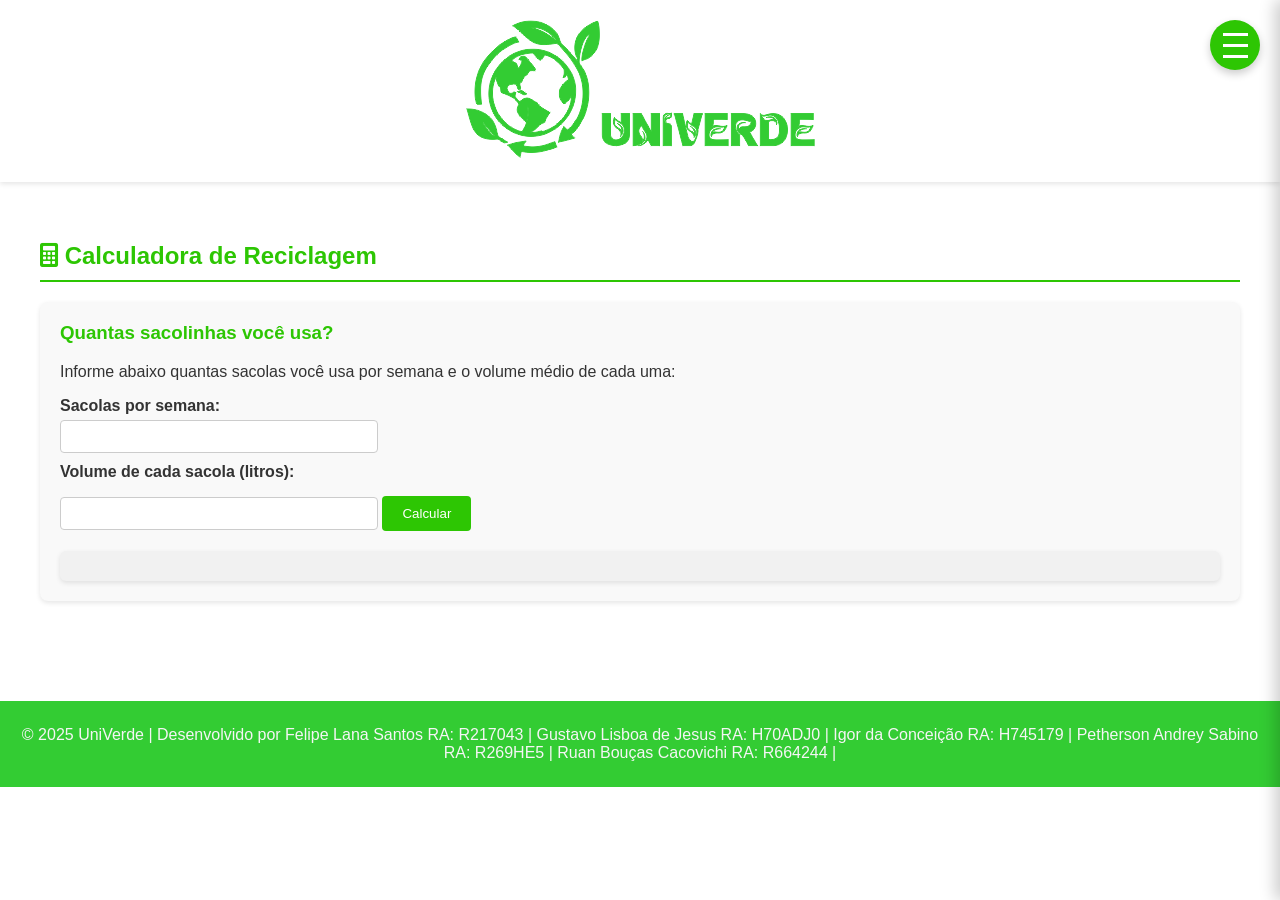
<file: Calculadora.html>
<!DOCTYPE html>
<html lang="pt-br">
<head>
    <meta charset="UTF-8" />
    <meta name="viewport" content="width=device-width, initial-scale=1.0"/>
    <title>UniVerde - Calculadora de Reciclagem</title>
    <link rel="stylesheet" href="https://cdnjs.cloudflare.com/ajax/libs/font-awesome/6.0.0/css/all.min.css">
    <style>
        /* Menu lateral */
        .menu-lateral {
            position: fixed;
            top: 0;
            right: -300px;
            width: 300px;
            height: 100vh;
            overflow-y: auto;
            background: #010208;
            z-index: 1000;
            transition: all 0.4s ease;
            box-shadow: -5px 0 15px rgba(0, 0, 0, 0.2);
        }
        .menu-lateral.aberto {
            right: 0;
        }
        .menu-toggle {
            position: fixed;
            top: 20px;
            right: 20px;
            z-index: 1001;
            cursor: pointer;
            background: #2dc603;
            width: 50px;
            height: 50px;
            border-radius: 50%;
            display: flex;
            flex-direction: column;
            justify-content: center;
            align-items: center;
            box-shadow: 0 4px 8px rgba(0,0,0,0.2);
            transition: all 0.3s ease;
        }
        .menu-toggle:hover {
            background: #18ba02;
            transform: scale(1.05);
        }
        .menu-toggle span {
            display: block;
            width: 25px;
            height: 3px;
            background: white;
            margin: 4px 0;
            transition: all 0.3s ease;
        }
        .menu-toggle.aberto span:nth-child(1) {
            transform: rotate(45deg) translate(5px, 5px);
        }
        .menu-toggle.aberto span:nth-child(2) {
            opacity: 0;
        }
        .menu-toggle.aberto span:nth-child(3) {
            transform: rotate(-45deg) translate(5px, -5px);
        }
        .menu-conteudo {
            padding: 80px 20px 20px;
            height: 100%;

        }
        .menu-lista {
            list-style: none;
            padding: 0;
            margin: 0;
        }
        .menu-item {
            margin-bottom: 10px;
        }
        .menu-link {
            display: flex;
            align-items: center;
            padding: 12px 15px;
            color: white;
            text-decoration: none;
            border-radius: 5px;
            transition: all 0.3s ease;
            font-size: 1.1rem;
        }
        .menu-link:hover, .menu-link.ativo {
            background: #2dc603;
            color: white;
            transform: translateX(-5px);
        }
        .menu-link i {
            margin-right: 15px;
            font-size: 1.3rem;
            width: 25px;
            text-align: center;
        }
        .menu-overlay {
            position: fixed;
            top: 0;
            left: 0;
            right: 0;
            bottom: 0;
            background: rgba(0, 0, 0, 0.5);
            z-index: 999;
            opacity: 0;
            pointer-events: none;
            transition: opacity 0.4s ease;
        }
        .menu-overlay.visivel {
            opacity: 1;
            pointer-events: all;
        }

        @media (max-width: 768px) {
            .menu-lateral {
                width: 250px;
                right: -250px;
            }
        }

        /* Página */
        body {
            background-color: #fff;
            color: #333;
            font-family: Arial, sans-serif;
            margin: 0;
            padding: 0;
        }

        header {
            background-color: white;
            color: #333;
            padding: 20px;
            text-align: center;
            box-shadow: 0 2px 5px rgba(0,0,0,0.1);
        }

        header h1 {
            margin: 0;
            font-size: 2.5rem;
            color: #2dc603;
        }

        main {
            max-width: 1200px;
            margin: 20px auto;
            padding: 20px;
        }

        section {
            margin-bottom: 40px;
        }

        h2 {
            color: #2dc603;
            border-bottom: 2px solid #2dc603;
            padding-bottom: 10px;
        }

        article {
            background: #f9f9f9;
            border-radius: 8px;
            padding: 20px;
            margin-bottom: 20px;
            box-shadow: 0 2px 5px rgba(0,0,0,0.1);
            transition: all 0.3s ease;
        }

        article:hover {
            transform: translateY(-3px);
            box-shadow: 0 5px 15px rgba(45, 198, 3, 0.3);
        }

        h3 {
            color: #2dc603;
            margin-top: 0;
        }

        footer {
            background-color: #33CC33;
            color:whitesmoke;
            text-align: center;
            padding: 20px;
            margin-top: 40px;
        }

        footer p {
            margin: 5px 0;
        }

        form label {
            font-weight: bold;
            display: block;
            margin-top: 10px;
        }

        form input {
            width: 100%;
            max-width: 300px;
            padding: 8px;
            margin-top: 5px;
            border: 1px solid #ccc;
            border-radius: 4px;
        }

        form button {
            background-color: #2dc603;
            color: white;
            border: none;
            padding: 10px 20px;
            margin-top: 15px;
            border-radius: 4px;
            cursor: pointer;
            transition: background-color 0.3s ease, transform 0.2s ease;
        }

        form button:hover {
            background-color: #18ba02;
            transform: scale(1.05);
        }

        #resultado {
            font-size: 1.1rem;
            background: #f1f1f1;
            padding: 15px;
            border-radius: 6px;
            box-shadow: 0 2px 5px rgba(0,0,0,0.1);
            margin-top: 20px;
        }
    </style>
</head>
<body>
    <header>
        <img src="UniVerde Logo Páginas.png" alt="Univerde Logo Páginas" class="logo" />
    </header>

    <div class="menu-toggle" id="menuToggle">
        <span></span>
        <span></span>
        <span></span>
    </div>

    <div class="menu-overlay" id="menuOverlay"></div>

    <nav class="menu-lateral" id="menuLateral">
        <div class="menu-conteudo">
            <ul class="menu-lista">
                <li class="menu-item">
                    <a href="index.html" class="menu-link">
                        <i class="fas fa-home"></i> Início
                    </a>
                </li>
                <li class="menu-item">
                    <a href="Videos.html" class="menu-link">
                        <i class="fas fa-video"></i> Vídeos
                    </a>
                </li>
                <li class="menu-item">
                    <a href="Educacao.html" class="menu-link">
                        <i class="fas fa-book"></i> Conteúdos Educativos
                    </a>
                </li>
                <li class="menu-item">
                    <a href="Pontos.html" class="menu-link">
                        <i class="fas fa-map-marker-alt"></i> Pontos de Coleta
                    </a>
                </li>
                <li class="menu-item">
                    <a href="Ongs.html" class="menu-link">
                        <i class="fas fa-hands-helping"></i>ONGs
                    </a>
                </li>
                <li class="menu-item">
                    <a href="Materiais.html" class="menu-link">
                        <i class="fas fa-recycle"></i> Materiais Recicláveis
                    </a>
                </li>
                <li class="menu-item">
                    <a href="residuos-comuns.html" class="menu-link">
                        <i class="fas fa-trash-alt"></i> Resíduos Comuns
                    </a>
                </li>
                <li class="menu-item">
                    <a href="residuos-especiais.html" class="menu-link">
                        <i class="fas fa-biohazard"></i> Resíduos Especiais
                    </a>
                </li>
                <li class="menu-item">
                    <a href="Como Reutilizar Materiais.html" class="menu-link">
                        <i class="fas fa-lightbulb"></i> Como Reutilizar
                    </a>
                </li>
                <li class="menu-item">
                    <a href="calculadora.html" class="menu-link ativo">
                        <i class="fas fa-calculator"></i> Calculadora
                    </a>
                </li>
                <li class="menu-item">
                    <a href="Noticias.html" class="menu-link">
                        <i class="fas fa-newspaper"></i> Notícias sobre Sustentabilidade
                    </a>
                </li>
                <li class="menu-item">
                    <a href="Perguntas.html" class="menu-link">
                        <i class="fas fa-question-circle"></i> Perguntas Frequentes
                    </a>
                </li>
            </ul>
        </div>
    </nav>

    <main>
        <section>
            <h2><i class="fas fa-calculator"></i> Calculadora de Reciclagem</h2>
            <article>
                <h3>Quantas sacolinhas você usa?</h3>
                <p>Informe abaixo quantas sacolas você usa por semana e o volume médio de cada uma:</p>
                <form id="calcForm">
                    <label for="sacolasPorSemana">Sacolas por semana:</label>
                    <input type="number" id="sacolasPorSemana" name="sacolasPorSemana" min="0" required>

                    <label for="volumeLitros">Volume de cada sacola (litros):</label>
                    <input type="number" id="volumeLitros" name="volumeLitros" min="0" required>

                    <button type="submit">Calcular</button>
                </form>
                <div id="resultado"></div>
            </article>
        </section>
    </main>

    <footer>
        <p>© 2025 UniVerde | Desenvolvido por Felipe Lana Santos RA: R217043 | Gustavo Lisboa de Jesus RA: H70ADJ0 |
            Igor da Conceição RA: H745179 | Petherson Andrey Sabino RA: R269HE5 | Ruan Bouças Cacovichi RA: R664244 |
        </p>
    </footer>

    <script>
        document.addEventListener('DOMContentLoaded', function() {
            const menuToggle = document.getElementById('menuToggle');
            const menuLateral = document.getElementById('menuLateral');
            const menuOverlay = document.getElementById('menuOverlay');
            
            menuToggle.addEventListener('click', function() {
                this.classList.toggle('aberto');
                menuLateral.classList.toggle('aberto');
                menuOverlay.classList.toggle('visivel');
            });
            
            menuOverlay.addEventListener('click', function() {
                menuToggle.classList.remove('aberto');
                menuLateral.classList.remove('aberto');
                this.classList.remove('visivel');
            });
            
            const menuLinks = document.querySelectorAll('.menu-link');
            menuLinks.forEach(link => {
                link.addEventListener('click', function() {
                    menuToggle.classList.remove('aberto');
                    menuLateral.classList.remove('aberto');
                    menuOverlay.classList.remove('visivel');
                });
            });
});


            document.getElementById('calcForm').addEventListener('submit', function(e) {
                e.preventDefault();
                const sacolas = parseFloat(document.getElementById('sacolasPorSemana').value);
                const volume = parseFloat(document.getElementById('volumeLitros').value);

                if (isNaN(sacolas) || isNaN(volume) || sacolas < 0 || volume < 0) {
                    alert("Por favor, insira valores válidos.");
                    return;
                }

                const totalSemanal = sacolas * volume;
                const totalMensal = totalSemanal * 4;
                const totalAnual = totalSemanal * 52;

                const resultadoHTML = `
                    <p><strong>Total por semana:</strong> ${totalSemanal.toFixed(2)} litros</p>
                    <p><strong>Total por mês:</strong> ${totalMensal.toFixed(2)} litros</p>
                    <p><strong>Total por ano:</strong> ${totalAnual.toFixed(2)} litros</p>
                `;
                document.getElementById('resultado').innerHTML = resultadoHTML;
            });
    </script>
</body>
</html>
</file>
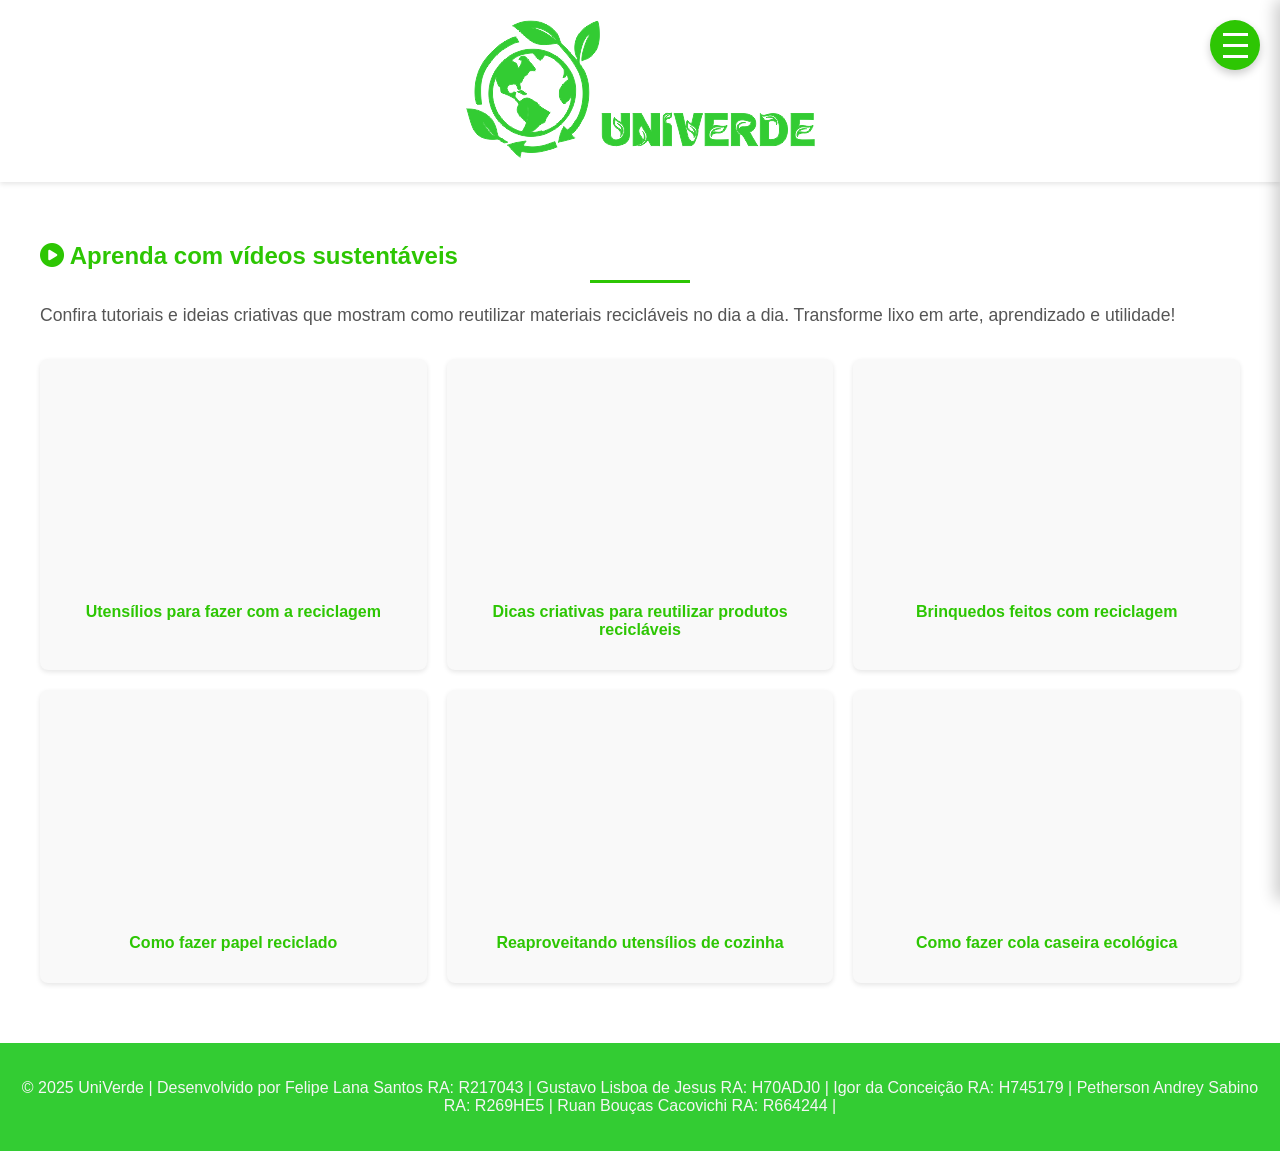
<file: Como Reutilizar Materiais.html>
<!DOCTYPE html>
<html lang="pt-br">
<head>
    <meta charset="UTF-8">
    <meta name="viewport" content="width=device-width, initial-scale=1.0">
    <title>UniVerde - Aprenda</title>
    <style>
        /* Estilos do Menu Lateral (do primeiro código) */
        .menu-lateral {
            position: fixed;
            top: 0;
            right: -300px;
            width: 300px;
            height: 100vh;
            overflow-y: auto;
            background: #010208;
            z-index: 1000;
            transition: all 0.4s ease;
            box-shadow: -5px 0 15px rgba(0, 0, 0, 0.2);
        }

        .menu-lateral.aberto {
            right: 0;
        }

        .menu-toggle {
            position: fixed;
            top: 20px;
            right: 20px;
            z-index: 1001;
            cursor: pointer;
            background: #2dc603;
            width: 50px;
            height: 50px;
            border-radius: 50%;
            display: flex;
            flex-direction: column;
            justify-content: center;
            align-items: center;
            box-shadow: 0 4px 8px rgba(0,0,0,0.2);
            transition: all 0.3s ease;
        }

        .menu-toggle:hover {
            background: #18ba02;
            transform: scale(1.05);
        }

        .menu-toggle span {
            display: block;
            width: 25px;
            height: 3px;
            background: white;
            margin: 4px 0;
            transition: all 0.3s ease;
        }

        .menu-toggle.aberto span:nth-child(1) {
            transform: rotate(45deg) translate(5px, 5px);
        }

        .menu-toggle.aberto span:nth-child(2) {
            opacity: 0;
        }

        .menu-toggle.aberto span:nth-child(3) {
            transform: rotate(-45deg) translate(5px, -5px);
        }

        .menu-conteudo {
            padding: 80px 20px 20px;
            height: 100%;
        }

        .menu-lista {
            list-style: none;
            padding: 0;
            margin: 0;
        }

        .menu-item {
            margin-bottom: 10px;
        }

        .menu-link {
            display: flex;
            align-items: center;
            padding: 12px 15px;
            color: white;
            text-decoration: none;
            border-radius: 5px;
            transition: all 0.3s ease;
            font-size: 1.1rem;
        }

        .menu-link:hover, .menu-link.ativo {
            background: #2dc603;
            color: white;
            transform: translateX(-5px);
        }

        .menu-link i {
            margin-right: 15px;
            font-size: 1.3rem;
            width: 25px;
            text-align: center;
        }

        .menu-overlay {
            position: fixed;
            top: 0;
            left: 0;
            right: 0;
            bottom: 0;
            background: rgba(0, 0, 0, 0.5);
            z-index: 999;
            opacity: 0;
            pointer-events: none;
            transition: opacity 0.4s ease;
        }

        .menu-overlay.visivel {
            opacity: 1;
            pointer-events: all;
        }

        @media (max-width: 768px) {
            .menu-lateral {
                width: 250px;
                right: -250px;
            }
        }

        /* Estilos da Página de Vídeos (ajustado para o tema verde/escuro) */
        body {
            background-color: #fff;
            color: #333;
            font-family: Arial, sans-serif;
            margin: 0;
            padding: 0;
        }

        header {
            background-color: white;
            color: #333;
            padding: 20px;
            text-align: center;
            box-shadow: 0 2px 5px rgba(0,0,0,0.1);
        }

        header h1 {
            margin: 0;
            font-size: 2.5rem;
            color: #2dc603; /* Verde do menu */
        }

        main {
            max-width: 1200px;
            margin: 20px auto;
            padding: 20px;
        }

        .sobre-ongs-header h2 {
            color: #2dc603; /* Verde do menu */
            margin-bottom: 10px;
        }

        .destaque-verde {
            height: 3px;
            background-color: #2dc603; /* Verde do menu */
            width: 100px;
            margin: 10px auto;
        }

        .destaque-texto {
            font-size: 1.1rem;
            line-height: 1.6;
            margin-bottom: 30px;
            color: #555;
        }

        .videos-grid {
            display: grid;
            grid-template-columns: repeat(auto-fit, minmax(300px, 1fr));
            gap: 20px;
        }

        .video-item {
            text-align: center;
            background: #f9f9f9;
            border-radius: 8px;
            padding: 15px;
            box-shadow: 0 2px 5px rgba(0,0,0,0.1);
            transition: all 0.3s ease;
        }

        .video-item:hover {
            transform: translateY(-5px);
            box-shadow: 0 5px 15px rgba(45, 198, 3, 0.3); /* Verde do menu com transparência */
        }

        iframe {
            border-radius: 8px;
            width: 100%;
            height: 215px;
            border: none;
        }

        .video-item p {
            margin-top: 10px;
            color: #2dc603; /* Verde do menu */
            font-weight: bold;
        }

        footer {
            background-color: #33CC33;
            color: whitesmoke;
            text-align: center;
            padding: 20px;
            margin-top: 40px;
        }
    </style>
    <link rel="stylesheet" href="https://cdnjs.cloudflare.com/ajax/libs/font-awesome/6.0.0/css/all.min.css">
</head>
<body>
    <header>
        <img src="UniVerde Logo Páginas.png" alt="Univerde Logo Páginas" class="logo" />
    </header>

    <!-- Menu Lateral (do primeiro código) -->
    <div class="menu-toggle" id="menuToggle">
        <span></span>
        <span></span>
        <span></span>
    </div>

    <div class="menu-overlay" id="menuOverlay"></div>

    <nav class="menu-lateral" id="menuLateral">
        <div class="menu-conteudo">
            <ul class="menu-lista">
                <li class="menu-item">
                    <a href="index.html" class="menu-link">
                        <i class="fas fa-home"></i> Início
                    </a>
                </li>
                <li class="menu-item">
                    <a href="Videos.html" class="menu-link">
                        <i class="fas fa-video"></i> Vídeos
                    </a>
                </li>
                <li class="menu-item">
                    <a href="Educacao.html" class="menu-link">
                        <i class="fas fa-book"></i> Conteúdos Educativos
                    </a>
                </li>
                <li class="menu-item">
                    <a href="Pontos.html" class="menu-link">
                        <i class="fas fa-map-marker-alt"></i> Pontos de Coleta
                    </a>
                </li>
                <li class="menu-item">
                    <a href="Ongs.html" class="menu-link">
                        <i class="fas fa-hands-helping"></i> ONGs
                    </a>
                </li>
                <li class="menu-item">
                    <a href="Materiais.html" class="menu-link">
                        <i class="fas fa-recycle"></i> Materiais Recicláveis
                    </a>
                </li>
                <li class="menu-item">
                    <a href="residuos-comuns.html" class="menu-link">
                        <i class="fas fa-trash-alt"></i> Resíduos Comuns
                    </a>
                </li>
                <li class="menu-item">
                    <a href="residuos-especiais.html" class="menu-link">
                        <i class="fas fa-biohazard"></i> Resíduos Especiais
                    </a>
                </li>
                <li class="menu-item">
                    <a href="Como Reutilizar Materiais.html" class="menu-link ativo">
                        <i class="fas fa-lightbulb"></i> Como Reutilizar
                    </a>
                </li>
                <li class="menu-item">
                    <a href="Calculadora.html" class="menu-link">
                        <i class="fas fa-calculator"></i> Calculadora
                    </a>
                </li>
                <li class="menu-item">
                    <a href="Noticias.html" class="menu-link">
                        <i class="fas fa-newspaper"></i> Notícias sobre Sustentabilidade
                    </a>
                </li>
                <li class="menu-item">
                    <a href="Perguntas.html" class="menu-link">
                        <i class="fas fa-question-circle"></i> Perguntas Frequentes
                    </a>
                </li>
            </ul>
        </div>
    </nav>

    <main>
        <section class="sobre-ongs">
            <div class="sobre-ongs-header">
                <h2><i class="fas fa-play-circle"></i> Aprenda com vídeos sustentáveis</h2>
                <div class="destaque-verde"></div>
            </div>

            <p class="destaque-texto">Confira tutoriais e ideias criativas que mostram como reutilizar materiais recicláveis no dia a dia. Transforme lixo em arte, aprendizado e utilidade!</p>

            <div class="videos-grid">
                <div class="video-item">
                    <iframe width="100%" height="215" src="https://www.youtube.com/embed/fGVk-1NC_pQ" title="Como fazer papel reciclado artesanal" frameborder="0" allowfullscreen></iframe>
                    <p>Utensílios para fazer com a reciclagem</p>
                </div>
                <div class="video-item">
                    <iframe width="100%" height="215" src="https://www.youtube.com/embed/ypBqGWIfOqA" title="Dicas criativas para reutilizar produtos recicláveis" frameborder="0" allowfullscreen></iframe>
                    <p>Dicas criativas para reutilizar produtos recicláveis</p>
                </div>
                <div class="video-item">
                    <iframe width="100%" height="215" src="https://www.youtube.com/embed/gdrMwkFo6Ao" title="Brinquedos com material reciclado" frameborder="0" allowfullscreen></iframe>
                    <p>Brinquedos feitos com reciclagem</p>
                </div>
                <div class="video-item">
                    <iframe width="100%" height="215" src="https://www.youtube.com/embed/RzyGd6NwZks" title="Como fazer papel reciclado" frameborder="0" allowfullscreen></iframe>
                    <p>Como fazer papel reciclado</p>
                </div>
                <div class="video-item">
                    <iframe width="100%" height="215" src="https://www.youtube.com/embed/K_qRnP-r53w" title="Reaproveitando utensílios de cozinha" frameborder="0" allowfullscreen></iframe>
                    <p>Reaproveitando utensílios de cozinha</p>
                </div>
                <div class="video-item">
                    <iframe width="100%" height="215" src="https://www.youtube.com/embed/sbt786OjK_A" title="Como fazer cola caseira" frameborder="0" allowfullscreen></iframe>
                    <p>Como fazer cola caseira ecológica</p>
                </div>
            </div>
        </section>
    </main>

    <footer>
        <p>© 2025 UniVerde | Desenvolvido por Felipe Lana Santos RA: R217043 | Gustavo Lisboa de Jesus RA: H70ADJ0 |
            Igor da Conceição RA: H745179 | Petherson Andrey Sabino RA: R269HE5 | Ruan Bouças Cacovichi RA: R664244 |
        </p>
    </footer>

    <script>
        document.addEventListener('DOMContentLoaded', function() {
            const menuToggle = document.getElementById('menuToggle');
            const menuLateral = document.getElementById('menuLateral');
            const menuOverlay = document.getElementById('menuOverlay');
            
            menuToggle.addEventListener('click', function() {
                this.classList.toggle('aberto');
                menuLateral.classList.toggle('aberto');
                menuOverlay.classList.toggle('visivel');
            });
            
            menuOverlay.addEventListener('click', function() {
                menuToggle.classList.remove('aberto');
                menuLateral.classList.remove('aberto');
                this.classList.remove('visivel');
            });
            
            const menuLinks = document.querySelectorAll('.menu-link');
            menuLinks.forEach(link => {
                link.addEventListener('click', function() {
                    menuToggle.classList.remove('aberto');
                    menuLateral.classList.remove('aberto');
                    menuOverlay.classList.remove('visivel');
                });
            });
        });
    </script>
</body>
</html>
</file>
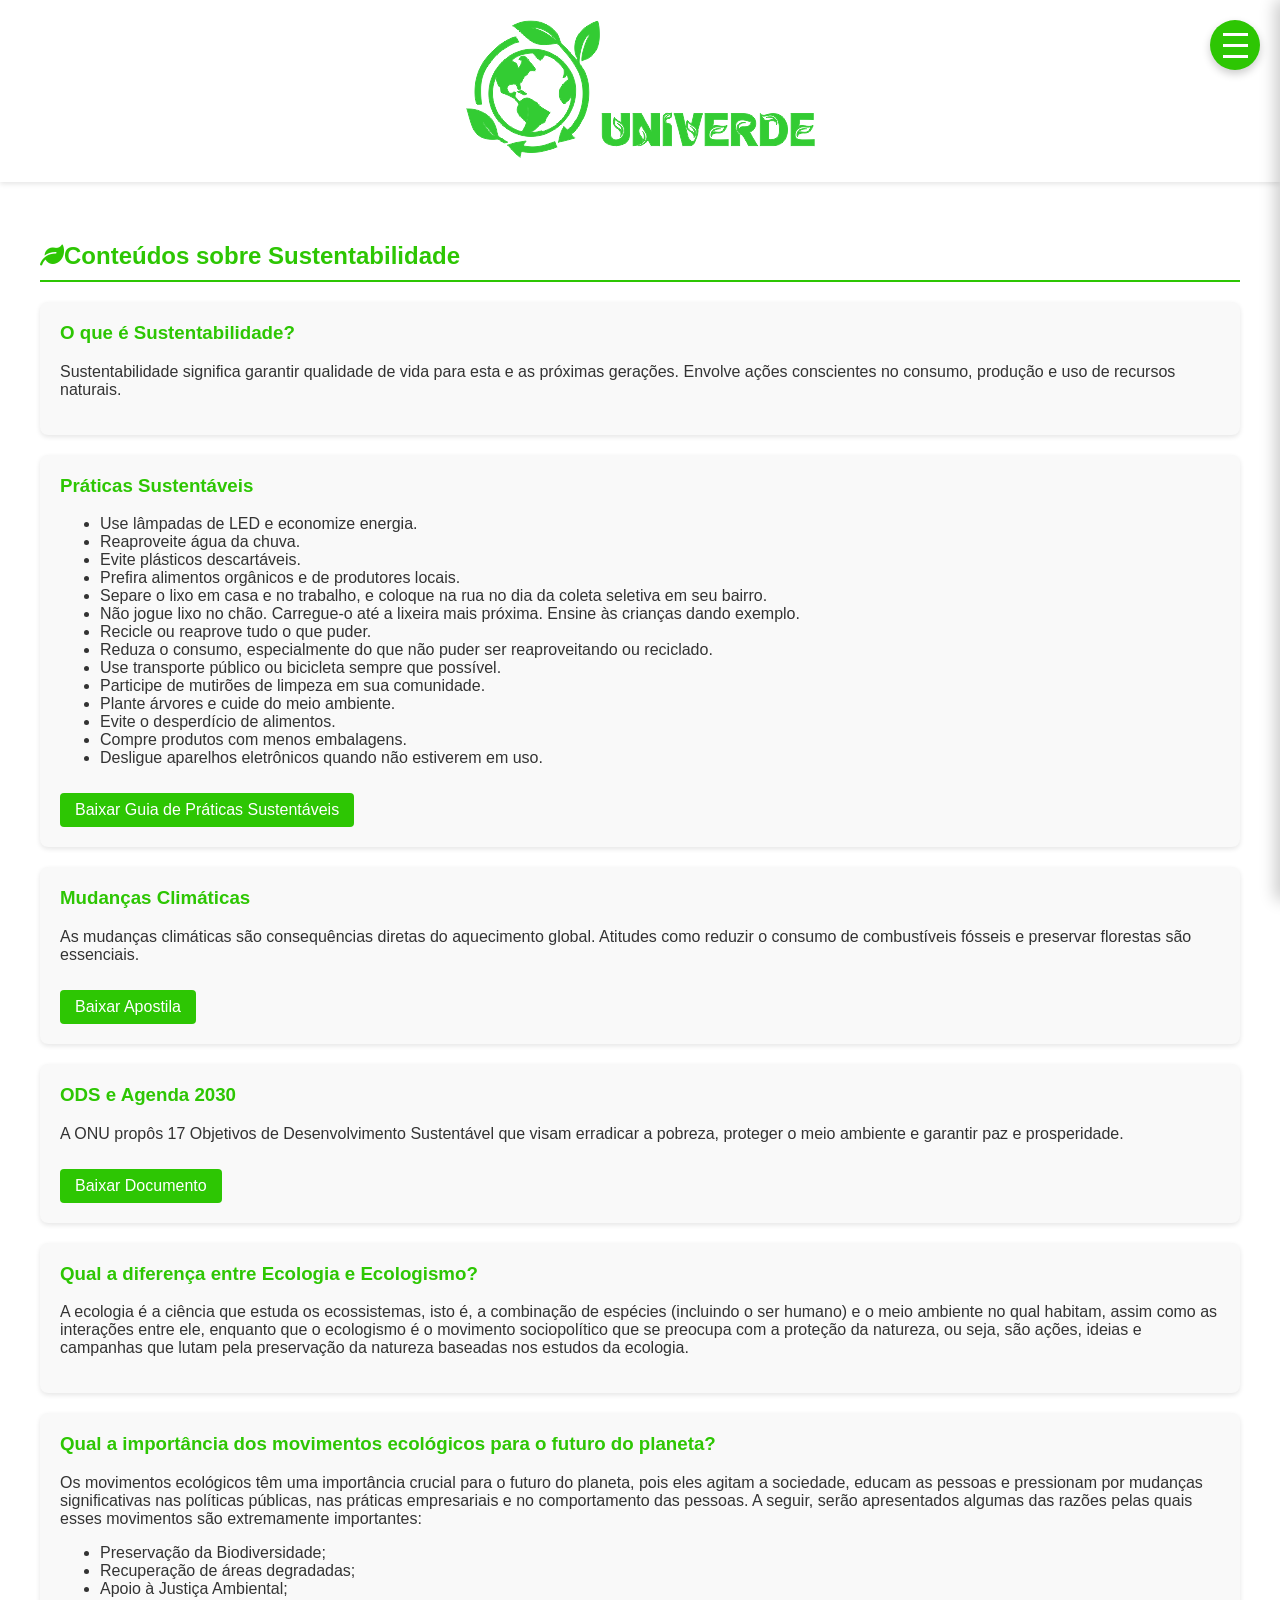
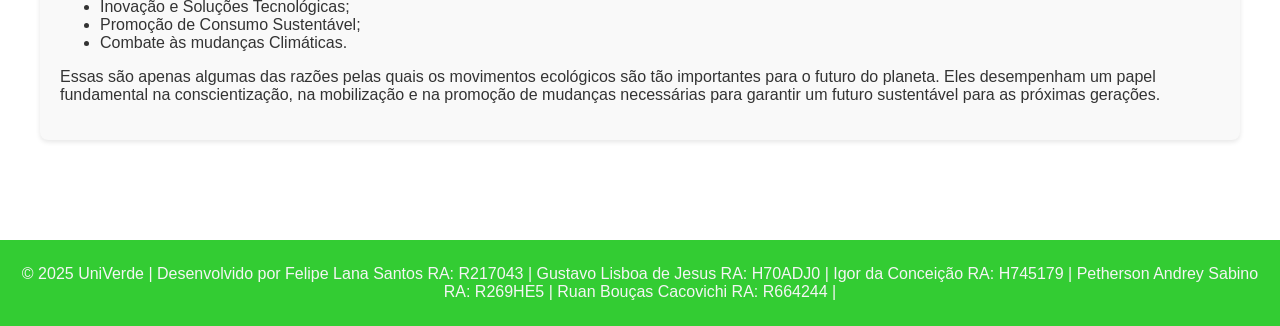
<file: Educacao.html>
<!DOCTYPE html>
<html lang="pt-br">
<head>
  <meta charset="UTF-8" />
  <meta name="viewport" content="width=device-width, initial-scale=1.0" />
  <title>UniVerde - Sustentabilidade</title>
  <link rel="stylesheet" href="https://cdnjs.cloudflare.com/ajax/libs/font-awesome/6.0.0/css/all.min.css" />
  <style>
    /* Estilos do Menu Lateral */
    .menu-lateral {
      position: fixed;
      top: 0;
      right: -300px;
      width: 300px;
      height: 100vh;
      overflow-y: auto;
      background: #010208;
      z-index: 1000;
      transition: all 0.4s ease;
      box-shadow: -5px 0 15px rgba(0, 0, 0, 0.2);
    }

    .menu-lateral.aberto {
      right: 0;
    }

    .menu-toggle {
      position: fixed;
      top: 20px;
      right: 20px;
      z-index: 1001;
      cursor: pointer;
      background: #2dc603;
      width: 50px;
      height: 50px;
      border-radius: 50%;
      display: flex;
      flex-direction: column;
      justify-content: center;
      align-items: center;
      box-shadow: 0 4px 8px rgba(0, 0, 0, 0.2);
      transition: all 0.3s ease;
    }

    .menu-toggle:hover {
      background: #18ba02;
      transform: scale(1.05);
    }

    .menu-toggle span {
      display: block;
      width: 25px;
      height: 3px;
      background: white;
      margin: 4px 0;
      transition: all 0.3s ease;
    }

    .menu-toggle.aberto span:nth-child(1) {
      transform: rotate(45deg) translate(5px, 5px);
    }

    .menu-toggle.aberto span:nth-child(2) {
      opacity: 0;
    }

    .menu-toggle.aberto span:nth-child(3) {
      transform: rotate(-45deg) translate(5px, -5px);
    }

    .menu-conteudo {
      padding: 80px 20px 20px;
      height: 100%;
    }

    .menu-lista {
      list-style: none;
      padding: 0;
      margin: 0;
    }

    .menu-item {
      margin-bottom: 10px;
    }

    .menu-link {
      display: flex;
      align-items: center;
      padding: 12px 15px;
      color: white;
      text-decoration: none;
      border-radius: 5px;
      transition: all 0.3s ease;
      font-size: 1.1rem;
    }

    .menu-link:hover,
    .menu-link.ativo {
      background: #2dc603;
      color: white;
      transform: translateX(-5px);
    }

    .menu-link i {
      margin-right: 15px;
      font-size: 1.3rem;
      width: 25px;
      text-align: center;
    }

    .menu-overlay {
      position: fixed;
      top: 0;
      left: 0;
      right: 0;
      bottom: 0;
      background: rgba(0, 0, 0, 0.5);
      z-index: 999;
      opacity: 0;
      pointer-events: none;
      transition: opacity 0.4s ease;
    }

    .menu-overlay.visivel {
      opacity: 1;
      pointer-events: all;
    }

    @media (max-width: 768px) {
      .menu-lateral {
        width: 250px;
        right: -250px;
      }
    }

    /* Estilos Gerais da Página */
    body {
      background-color: #fff;
      color: #333;
      font-family: Arial, sans-serif;
      margin: 0;
      padding: 0;
    }

    header {
      background-color: white;
      padding: 20px;
      text-align: center;
      box-shadow: 0 2px 5px rgba(0, 0, 0, 0.1);
    }

    header h1 {
      margin: 0;
      font-size: 2.5rem;
      color: #2dc603;
    }

    main {
      max-width: 1200px;
      margin: 20px auto;
      padding: 20px;
    }

    section {
      margin-bottom: 40px;
    }

    h2 {
      color: #2dc603;
      border-bottom: 2px solid #2dc603;
      padding-bottom: 10px;
    }

    article {
      background: #f9f9f9;
      border-radius: 8px;
      padding: 20px;
      margin-bottom: 20px;
      box-shadow: 0 2px 5px rgba(0, 0, 0, 0.1);
      transition: all 0.3s ease;
    }

    article:hover {
      transform: translateY(-3px);
      box-shadow: 0 5px 15px rgba(45, 198, 3, 0.3);
    }

    h3 {
      color: #2dc603;
      margin-top: 0;
    }

    a[download] {
      display: inline-block;
      background-color: #2dc603;
      color: white;
      padding: 8px 15px;
      border-radius: 4px;
      text-decoration: none;
      margin-top: 10px;
      transition: all 0.3s ease;
    }

    a[download]:hover {
      background-color: #18ba02;
      transform: translateY(-2px);
    }

    footer {
      background-color: #33cc33;
      color: whitesmoke;
      text-align: center;
      padding: 20px;
      margin-top: 40px;
    }

    footer p {
      margin: 5px 0;
    }
  </style>
</head>
<body>
  <header>
    <img src="UniVerde Logo Páginas.png" alt="Univerde Logo Páginas" class="logo" />
  </header>

  <!-- Menu Lateral -->
  <div class="menu-toggle" id="menuToggle">
    <span></span><span></span><span></span>
  </div>
  <div class="menu-overlay" id="menuOverlay"></div>
  <nav class="menu-lateral" id="menuLateral">
    <div class="menu-conteudo">
      <ul class="menu-lista">
        <li class="menu-item">
            <a href="index.html" class="menu-link">
                <i class="fas fa-home"></i> Início
            </a>
        </li>
        <li class="menu-item">
            <a href="Videos.html" class="menu-link">
                <i class="fas fa-video"></i> Vídeos
            </a>
        </li>
        <li class="menu-item">
            <a href="Educacao.html" class="menu-link ativo">
                <i class="fas fa-book"></i> Conteúdos Educativos
            </a>
        </li>
        <li class="menu-item">
            <a href="Pontos.html" class="menu-link">
                <i class="fas fa-map-marker-alt"></i> Pontos de Coleta
            </a>
        </li>
        <li class="menu-item">
            <a href="Ongs.html" class="menu-link">
                <i class="fas fa-hands-helping"></i> ONGs
            </a>
        </li>
        <li class="menu-item">
            <a href="Materiais.html" class="menu-link">
                <i class="fas fa-recycle"></i> Materiais Recicláveis
            </a>
        </li>
        <li class="menu-item">
            <a href="residuos-comuns.html" class="menu-link">
                <i class="fas fa-trash-alt"></i> Resíduos Comuns
            </a>
        </li>
        <li class="menu-item">
            <a href="residuos-especiais.html" class="menu-link">
                <i class="fas fa-biohazard"></i> Resíduos Especiais
            </a>
        </li>
        <li class="menu-item">
            <a href="Como Reutilizar Materiais.html" class="menu-link">
                <i class="fas fa-lightbulb"></i> Como Reutilizar
            </a>
        </li>
        <li class="menu-item">
            <a href="Calculadora.html" class="menu-link">
                <i class="fas fa-calculator"></i> Calculadora
            </a>
        </li>
        <li class="menu-item">
          <a href="Noticias.html" class="menu-link">
              <i class="fas fa-newspaper"></i> Notícias sobre Sustentabilidade
          </a>
      </li>
        <li class="menu-item">
          <a href="Perguntas.html" class="menu-link">
              <i class="fas fa-question-circle"></i> Perguntas Frequentes
          </a>
      </li>
      </ul>
    </div>
  </nav>

  <!-- CONTEÚDO PRINCIPAL -->
  <main>
    <section>
      <h2><i class="fas fa-leaf"></i>Conteúdos sobre Sustentabilidade</h2>

      <article>
        <h3>O que é Sustentabilidade?</h3>
        <p>Sustentabilidade significa garantir qualidade de vida para esta e as próximas gerações. Envolve ações conscientes no consumo, produção e uso de recursos naturais.</p>
      </article>

      <article>
        <h3>Práticas Sustentáveis</h3>
        <ul>
          <li>Use lâmpadas de LED e economize energia.</li>
          <li>Reaproveite água da chuva.</li>
          <li>Evite plásticos descartáveis.</li>
          <li>Prefira alimentos orgânicos e de produtores locais.</li>
          <li>Separe o lixo em casa e no trabalho, e coloque na rua no dia da coleta seletiva em seu bairro.</li>
          <li>Não jogue lixo no chão. Carregue-o até a lixeira mais próxima. Ensine às crianças dando exemplo.</li>
          <li>Recicle ou reaprove tudo o que puder.</li>
          <li>Reduza o consumo, especialmente do que não puder ser reaproveitando ou reciclado.</li>
          <li>Use transporte público ou bicicleta sempre que possível.</li>
          <li>Participe de mutirões de limpeza em sua comunidade.</li>
          <li>Plante árvores e cuide do meio ambiente.</li>
          <li>Evite o desperdício de alimentos.</li>
          <li>Compre produtos com menos embalagens.</li>
          <li>Desligue aparelhos eletrônicos quando não estiverem em uso.</li>
        </ul>
        <a href="Guia de Praticas Sustentaveis.pdf" download>Baixar Guia de Práticas Sustentáveis</a>
      </article>

      <article>
        <h3>Mudanças Climáticas</h3>
        <p>As mudanças climáticas são consequências diretas do aquecimento global. Atitudes como 
            reduzir o consumo de combustíveis fósseis e preservar florestas são essenciais.</p>
        <a href="Mudanças Climaticas.pdf" download>Baixar Apostila</a>
      </article>

      <article>
        <h3>ODS e Agenda 2030</h3>
        <p>A ONU propôs 17 Objetivos de Desenvolvimento Sustentável que visam erradicar a pobreza, 
            proteger o meio ambiente e garantir paz e prosperidade.</p>
        <a href="ODS e Agenda 2030.pdf" download>Baixar Documento</a>
      </article>

      <article>
        <h3>Qual a diferença entre Ecologia e Ecologismo?</h3>
        <p>A ecologia é a ciência que estuda os ecossistemas, isto é, a combinação de espécies 
            (incluindo o ser humano) e o meio ambiente no qual habitam, assim como as interações
            entre ele, enquanto que o ecologismo é o movimento sociopolítico que se preocupa 
            com a proteção da natureza, ou seja, são ações, ideias e campanhas que lutam pela 
            preservação da natureza baseadas nos estudos da ecologia.</p>
      </article>

      <article>
        <h3>Qual a importância dos movimentos ecológicos para o futuro do planeta?</h3>
        <p>Os movimentos ecológicos têm uma importância crucial para o futuro do planeta, 
            pois eles agitam a sociedade, educam as pessoas e pressionam por mudanças
            significativas nas políticas públicas, nas práticas empresariais e no
            comportamento das pessoas. A seguir, serão apresentados algumas das razões
            pelas quais esses movimentos são extremamente importantes: </p>
        <ul>
          <li>Preservação da Biodiversidade;</li>
          <li>Recuperação de áreas degradadas;</li>
          <li>Apoio à Justiça Ambiental;</li>
          <li>Inovação e Soluções Tecnológicas;</li>
          <li>Promoção de Consumo Sustentável;</li>
          <li>Combate às mudanças Climáticas.</li>
        </ul>
        <p>Essas são apenas algumas das razões pelas quais os movimentos ecológicos são
            tão importantes para o futuro do planeta. Eles desempenham um papel fundamental
            na conscientização, na mobilização e na promoção de mudanças necessárias para
            garantir um futuro sustentável para as próximas gerações.</p>
      </article>
    </section>
  </main>

  <footer>
        <p>© 2025 UniVerde | Desenvolvido por Felipe Lana Santos RA: R217043 | Gustavo Lisboa de Jesus RA: H70ADJ0 |
            Igor da Conceição RA: H745179 | Petherson Andrey Sabino RA: R269HE5 | Ruan Bouças Cacovichi RA: R664244 |
        </p>
  </footer>

  <script>
    document.addEventListener("DOMContentLoaded", function () {
      const menuToggle = document.getElementById("menuToggle");
      const menuLateral = document.getElementById("menuLateral");
      const menuOverlay = document.getElementById("menuOverlay");

      menuToggle.addEventListener("click", function () {
        this.classList.toggle("aberto");
        menuLateral.classList.toggle("aberto");
        menuOverlay.classList.toggle("visivel");
      });

      menuOverlay.addEventListener("click", function () {
        menuToggle.classList.remove("aberto");
        menuLateral.classList.remove("aberto");
        this.classList.remove("visivel");
      });

      const menuLinks = document.querySelectorAll(".menu-link");
      menuLinks.forEach((link) => {
        link.addEventListener("click", function () {
          menuToggle.classList.remove("aberto");
          menuLateral.classList.remove("aberto");
          menuOverlay.classList.remove("visivel");
        });
      });
    });
  </script>
</body>
</html>
</file>
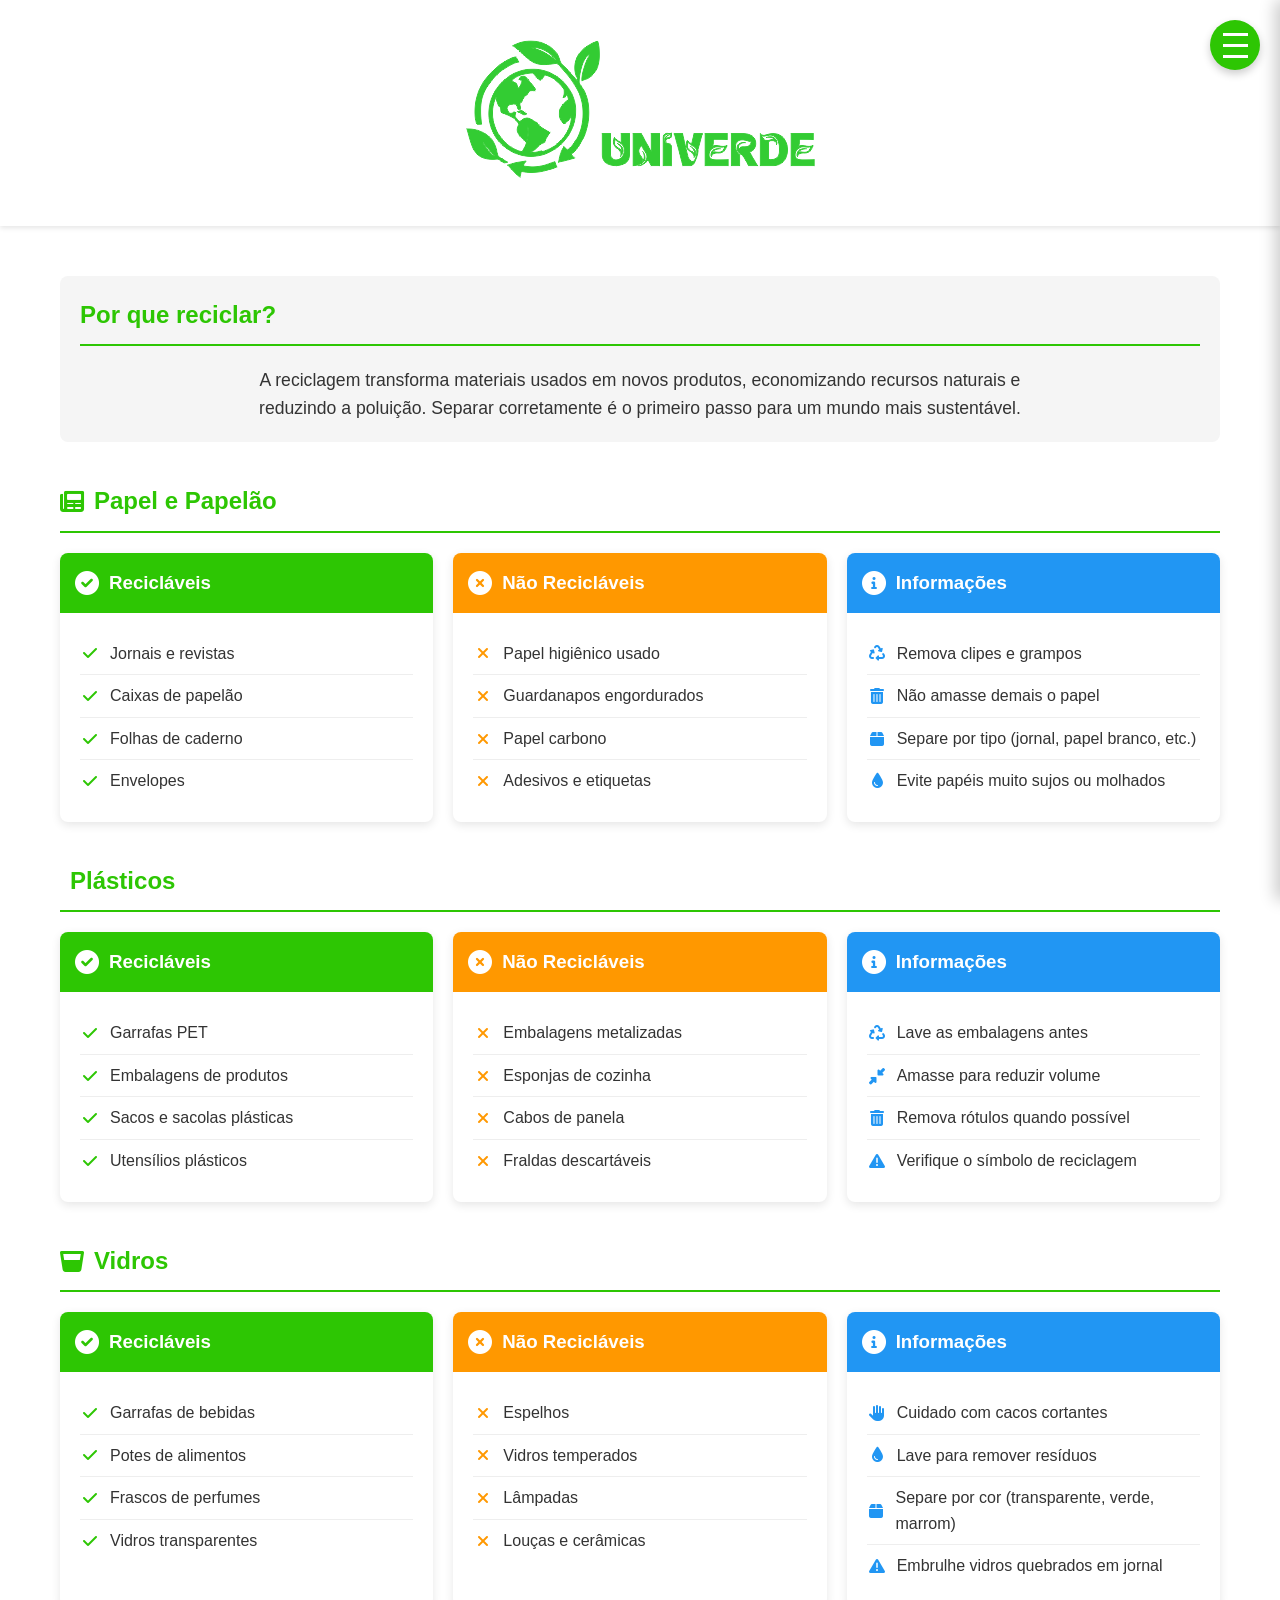
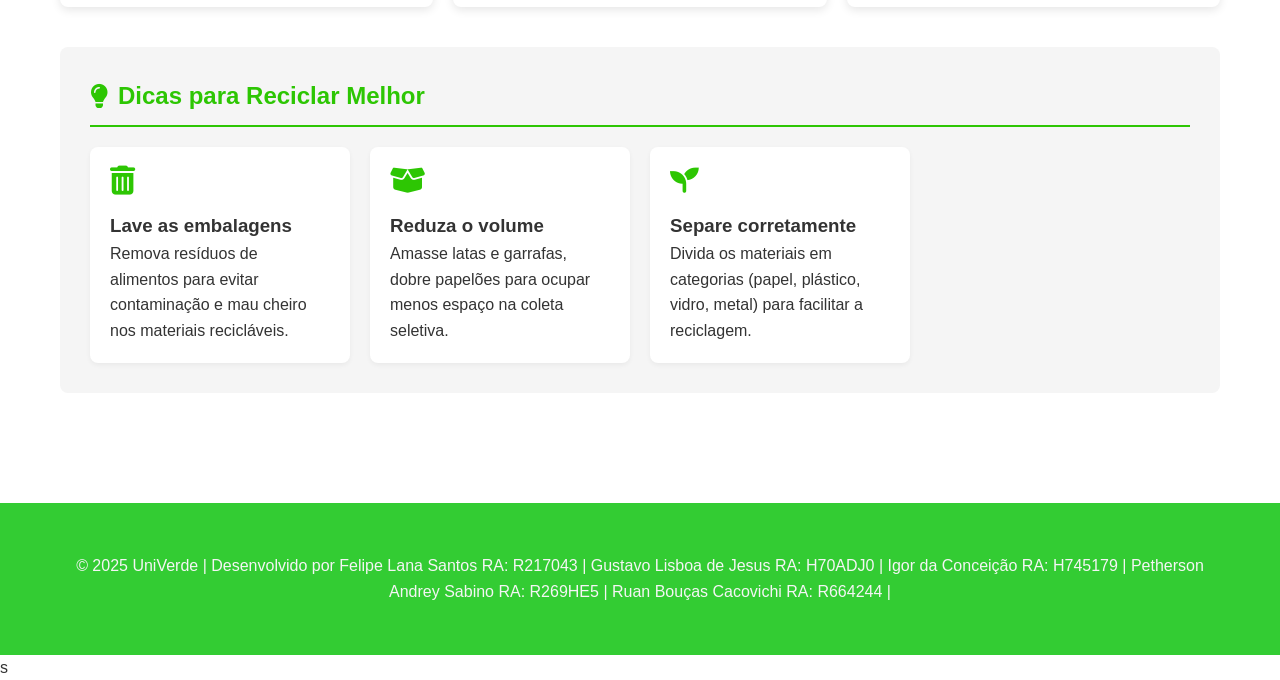
<file: Materiais.html>
<!DOCTYPE html>
<html lang="pt-br">
<head>
    <meta charset="UTF-8">
    <meta name="viewport" content="width=device-width, initial-scale=1.0">
    <title>UniVerde - Materiais Recicláveis</title>
    <link rel="stylesheet" href="https://cdnjs.cloudflare.com/ajax/libs/font-awesome/6.0.0/css/all.min.css">
    <style>
        :root {
            --verde-escuro: #2dc603; /* Verde claro do menu */
            --verde-claro: #2dc603; /* Verde claro do menu */
            --cinza-claro: #f5f5f5;
            --branco: #ffffff;
            --azul-info: #2196F3;
            --laranja-alerta: #ff9800;
        }
        
        * {
            margin: 0;
            padding: 0;
            box-sizing: border-box;
        }
        
        body {
            font-family: 'Segoe UI', Tahoma, Geneva, Verdana, sans-serif;
            background-color: var(--branco);
            color: #333;
            line-height: 1.6;
        }
        
        header {
            background-color: var(--branco);
            color: #333;
            padding: 20px 0;
            text-align: center;
            box-shadow: 0 2px 5px rgba(0,0,0,0.1);
        }
        
        h1 {
            font-size: 2.2rem;
            margin-bottom: 10px;
            color: var(--verde-claro);
        }
        
        .container {
            max-width: 1200px;
            margin: 0 auto;
            padding: 20px;
        }
        
        .intro {
            text-align: center;
            margin: 30px 0;
            padding: 20px;
            background-color: var(--cinza-claro);
            border-radius: 8px;
        }
        
        .intro p {
            font-size: 1.1rem;
            max-width: 800px;
            margin: 0 auto;
        }
        
        .material-section {
            margin: 40px 0;
        }
        
        h2 {
            color: var(--verde-claro);
            border-bottom: 2px solid var(--verde-claro);
            padding-bottom: 10px;
            margin-bottom: 20px;
            display: flex;
            align-items: center;
        }
        
        h2 i {
            margin-right: 10px;
        }
        
        .material-grid {
            display: grid;
            grid-template-columns: repeat(auto-fill, minmax(300px, 1fr));
            gap: 20px;
        }
        
        .material-card {
            background-color: var(--branco);
            border-radius: 8px;
            overflow: hidden;
            box-shadow: 0 3px 10px rgba(0,0,0,0.1);
            transition: transform 0.3s, box-shadow 0.3s;
        }
        
        .material-card:hover {
            transform: translateY(-5px);
            box-shadow: 0 5px 15px rgba(45, 198, 3, 0.2);
        }
        
        .material-header {
            color: white;
            padding: 15px;
            display: flex;
            align-items: center;
        }
        
        .material-header i {
            font-size: 1.5rem;
            margin-right: 10px;
        }
        
        .material-content {
            padding: 20px;
        }
        
        .material-item {
            display: flex;
            align-items: center;
            padding: 8px 0;
            border-bottom: 1px solid #eee;
        }
        
        .material-item:last-child {
            border-bottom: none;
        }
        
        .material-item i {
            margin-right: 10px;
            width: 20px;
            text-align: center;
        }
        
        /* Estilos específicos para cada tipo de card */
        .reciclavel .material-header {
            background-color: var(--verde-claro);
        }
        .reciclavel .material-item i {
            color: var(--verde-claro);
        }
        
        .nao-reciclavel .material-header {
            background-color: var(--laranja-alerta);
        }
        .nao-reciclavel .material-item i {
            color: var(--laranja-alerta);
        }
        
        .informacoes .material-header {
            background-color: var(--azul-info);
        }
        .informacoes .material-item i {
            color: var(--azul-info);
        }
        
        .tips-section {
            background-color: var(--cinza-claro);
            padding: 30px;
            border-radius: 8px;
            margin: 40px 0;
        }
        
        .tips-grid {
            display: grid;
            grid-template-columns: repeat(auto-fill, minmax(250px, 1fr));
            gap: 20px;
            margin-top: 20px;
        }
        
        .tip-card {
            background-color: var(--branco);
            padding: 20px;
            border-radius: 8px;
            box-shadow: 0 2px 5px rgba(0,0,0,0.05);
        }
        
        .tip-card i {
            color: var(--verde-claro);
            font-size: 1.8rem;
            margin-bottom: 15px;
        }
        
        footer {
            background-color: #33CC33;
            color: whitesmoke;
            text-align: center;
            padding: 30px 0;
            margin-top: 50px;
        }

        /* Estilos do Menu Lateral - Atualizado */
        .menu-lateral {
            position: fixed;
            top: 0;
            right: -300px;
            width: 300px;
            height: 100vh;
            overflow-y: auto;
            background: #010208;
            z-index: 1000;
            transition: all 0.4s ease;
            box-shadow: -5px 0 15px rgba(0, 0, 0, 0.2);
        }

        .menu-lateral.aberto {
            right: 0;
        }

        .menu-toggle {
            position: fixed;
            top: 20px;
            right: 20px;
            z-index: 1001;
            cursor: pointer;
            background: #2dc603;
            width: 50px;
            height: 50px;
            border-radius: 50%;
            display: flex;
            flex-direction: column;
            justify-content: center;
            align-items: center;
            box-shadow: 0 4px 8px rgba(0,0,0,0.2);
            transition: all 0.3s ease;
        }

        .menu-toggle:hover {
            background: #18ba02;
            transform: scale(1.05);
        }

        .menu-toggle span {
            display: block;
            width: 25px;
            height: 3px;
            background: white;
            margin: 4px 0;
            transition: all 0.3s ease;
        }

        .menu-toggle.aberto span:nth-child(1) {
            transform: rotate(45deg) translate(5px, 5px);
        }

        .menu-toggle.aberto span:nth-child(2) {
            opacity: 0;
        }

        .menu-toggle.aberto span:nth-child(3) {
            transform: rotate(-45deg) translate(5px, -5px);
        }

        .menu-conteudo {
            padding: 80px 20px 20px;
            height: 100%;
        }

        .menu-lista {
            list-style: none;
            padding: 0;
            margin: 0;
        }

        .menu-item {
            margin-bottom: 10px;
        }

        .menu-link {
            display: flex;
            align-items: center;
            padding: 12px 15px;
            color: white;
            text-decoration: none;
            border-radius: 5px;
            transition: all 0.3s ease;
            font-size: 1.1rem;
        }

        .menu-link:hover, .menu-link.ativo {
            background: #2dc603;
            color: white;
            transform: translateX(-5px);
        }

        .menu-link i {
            margin-right: 15px;
            font-size: 1.3rem;
            width: 25px;
            text-align: center;
        }

        .menu-overlay {
            position: fixed;
            top: 0;
            left: 0;
            right: 0;
            bottom: 0;
            background: rgba(0, 0, 0, 0.5);
            z-index: 999;
            opacity: 0;
            pointer-events: none;
            transition: opacity 0.4s ease;
        }

        .menu-overlay.visivel {
            opacity: 1;
            pointer-events: all;
        }

        @media (max-width: 768px) {
            .menu-lateral {
                width: 250px;
                right: -250px;
            }
            .material-grid, .tips-grid {
                grid-template-columns: 1fr;
            }
        }
    </style>
</head>
<body>
    <!-- Menu Lateral -->
    <div class="menu-toggle" id="menuToggle">
        <span></span>
        <span></span>
        <span></span>
    </div>

    <div class="menu-overlay" id="menuOverlay"></div>

    <nav class="menu-lateral" id="menuLateral">
        <div class="menu-conteudo">
            <ul class="menu-lista">
                <li class="menu-item">
                    <a href="index.html" class="menu-link">
                        <i class="fas fa-home"></i> Início
                    </a>
                </li>
                <li class="menu-item">
                    <a href="Videos.html" class="menu-link">
                        <i class="fas fa-video"></i> Vídeos
                    </a>
                </li>
                <li class="menu-item">
                    <a href="Educacao.html" class="menu-link">
                        <i class="fas fa-book"></i> Conteúdos Educativos
                    </a>
                </li>
                <li class="menu-item">
                    <a href="Pontos.html" class="menu-link">
                        <i class="fas fa-map-marker-alt"></i> Pontos de Coleta
                    </a>
                </li>
                <li class="menu-item">
                    <a href="Ongs.html" class="menu-link">
                        <i class="fas fa-hands-helping"></i> ONGs
                    </a>
                </li>
                <li class="menu-item">
                    <a href="Materiais.html" class="menu-link ativo">
                        <i class="fas fa-recycle"></i> Materiais Recicláveis
                    </a>
                </li>
                <li class="menu-item">
                    <a href="residuos-comuns.html" class="menu-link">
                        <i class="fas fa-trash-alt"></i> Resíduos Comuns
                    </a>
                </li>
                <li class="menu-item">
                    <a href="residuos-especiais.html" class="menu-link">
                        <i class="fas fa-biohazard"></i> Resíduos Especiais
                    </a>
                </li>
                <li class="menu-item">
                    <a href="Como Reutilizar Materiais.html" class="menu-link">
                        <i class="fas fa-lightbulb"></i> Como Reutilizar
                    </a>
                </li>
                <li class="menu-item">
                    <a href="Calculadora.html" class="menu-link">
                        <i class="fas fa-calculator"></i> Calculadora
                    </a>
                </li>
                <li class="menu-item">
                    <a href="Noticias.html" class="menu-link">
                        <i class="fas fa-newspaper"></i> Notícias sobre Sustentabilidade
                    </a>
                </li>
                <li class="menu-item">
                    <a href="Perguntas.html" class="menu-link">
                        <i class="fas fa-question-circle"></i> Perguntas Frequentes
                    </a>
                </li>
            </ul>
        </div>
    </nav>

    <header>
        <div class="container">
            <img src="UniVerde Logo Páginas.png" alt="Univerde Logo Inicial" class="logo" />

        </div>
    </header>
    
    <main class="container">
        <section class="intro">
            <h2>Por que reciclar?</h2>
            <p>A reciclagem transforma materiais usados em novos produtos, economizando recursos naturais e reduzindo a poluição. Separar corretamente é o primeiro passo para um mundo mais sustentável.</p>
        </section>
        
        <section class="material-section">
            <h2><i class="fas fa-newspaper"></i> Papel e Papelão</h2>
            <div class="material-grid">
                <div class="material-card reciclavel">
                    <div class="material-header">
                        <i class="fas fa-check-circle"></i>
                        <h3>Recicláveis</h3>
                    </div>
                    <div class="material-content">
                        <div class="material-item">
                            <i class="fas fa-check"></i>
                            <span>Jornais e revistas</span>
                        </div>
                        <div class="material-item">
                            <i class="fas fa-check"></i>
                            <span>Caixas de papelão</span>
                        </div>
                        <div class="material-item">
                            <i class="fas fa-check"></i>
                            <span>Folhas de caderno</span>
                        </div>
                        <div class="material-item">
                            <i class="fas fa-check"></i>
                            <span>Envelopes</span>
                        </div>
                    </div>
                </div>
                
                <div class="material-card nao-reciclavel">
                    <div class="material-header">
                        <i class="fas fa-times-circle"></i>
                        <h3>Não Recicláveis</h3>
                    </div>
                    <div class="material-content">
                        <div class="material-item">
                            <i class="fas fa-times"></i>
                            <span>Papel higiênico usado</span>
                        </div>
                        <div class="material-item">
                            <i class="fas fa-times"></i>
                            <span>Guardanapos engordurados</span>
                        </div>
                        <div class="material-item">
                            <i class="fas fa-times"></i>
                            <span>Papel carbono</span>
                        </div>
                        <div class="material-item">
                            <i class="fas fa-times"></i>
                            <span>Adesivos e etiquetas</span>
                        </div>
                    </div>
                </div>
                
                <div class="material-card informacoes">
                    <div class="material-header">
                        <i class="fas fa-info-circle"></i>
                        <h3>Informações</h3>
                    </div>
                    <div class="material-content">
                        <div class="material-item">
                            <i class="fas fa-recycle"></i>
                            <span>Remova clipes e grampos</span>
                        </div>
                        <div class="material-item">
                            <i class="fas fa-trash-alt"></i>
                            <span>Não amasse demais o papel</span>
                        </div>
                        <div class="material-item">
                            <i class="fas fa-box"></i>
                            <span>Separe por tipo (jornal, papel branco, etc.)</span>
                        </div>
                        <div class="material-item">
                            <i class="fas fa-tint"></i>
                            <span>Evite papéis muito sujos ou molhados</span>
                        </div>
                    </div>
                </div>
            </div>
        </section>
        
        <section class="material-section">
            <h2><i class="fas fa-bottle-water"></i> Plásticos</h2>
            <div class="material-grid">
                <div class="material-card reciclavel">
                    <div class="material-header">
                        <i class="fas fa-check-circle"></i>
                        <h3>Recicláveis</h3>
                    </div>
                    <div class="material-content">
                        <div class="material-item">
                            <i class="fas fa-check"></i>
                            <span>Garrafas PET</span>
                        </div>
                        <div class="material-item">
                            <i class="fas fa-check"></i>
                            <span>Embalagens de produtos</span>
                        </div>
                        <div class="material-item">
                            <i class="fas fa-check"></i>
                            <span>Sacos e sacolas plásticas</span>
                        </div>
                        <div class="material-item">
                            <i class="fas fa-check"></i>
                            <span>Utensílios plásticos</span>
                        </div>
                    </div>
                </div>
                
                <div class="material-card nao-reciclavel">
                    <div class="material-header">
                        <i class="fas fa-times-circle"></i>
                        <h3>Não Recicláveis</h3>
                    </div>
                    <div class="material-content">
                        <div class="material-item">
                            <i class="fas fa-times"></i>
                            <span>Embalagens metalizadas</span>
                        </div>
                        <div class="material-item">
                            <i class="fas fa-times"></i>
                            <span>Esponjas de cozinha</span>
                        </div>
                        <div class="material-item">
                            <i class="fas fa-times"></i>
                            <span>Cabos de panela</span>
                        </div>
                        <div class="material-item">
                            <i class="fas fa-times"></i>
                            <span>Fraldas descartáveis</span>
                        </div>
                    </div>
                </div>
                
                <div class="material-card informacoes">
                    <div class="material-header">
                        <i class="fas fa-info-circle"></i>
                        <h3>Informações</h3>
                    </div>
                    <div class="material-content">
                        <div class="material-item">
                            <i class="fas fa-recycle"></i>
                            <span>Lave as embalagens antes</span>
                        </div>
                        <div class="material-item">
                            <i class="fas fa-compress-alt"></i>
                            <span>Amasse para reduzir volume</span>
                        </div>
                        <div class="material-item">
                            <i class="fas fa-trash-alt"></i>
                            <span>Remova rótulos quando possível</span>
                        </div>
                        <div class="material-item">
                            <i class="fas fa-exclamation-triangle"></i>
                            <span>Verifique o símbolo de reciclagem</span>
                        </div>
                    </div>
                </div>
            </div>
        </section>
        
        <section class="material-section">
            <h2><i class="fas fa-glass-whiskey"></i> Vidros</h2>
            <div class="material-grid">
                <div class="material-card reciclavel">
                    <div class="material-header">
                        <i class="fas fa-check-circle"></i>
                        <h3>Recicláveis</h3>
                    </div>
                    <div class="material-content">
                        <div class="material-item">
                            <i class="fas fa-check"></i>
                            <span>Garrafas de bebidas</span>
                        </div>
                        <div class="material-item">
                            <i class="fas fa-check"></i>
                            <span>Potes de alimentos</span>
                        </div>
                        <div class="material-item">
                            <i class="fas fa-check"></i>
                            <span>Frascos de perfumes</span>
                        </div>
                        <div class="material-item">
                            <i class="fas fa-check"></i>
                            <span>Vidros transparentes</span>
                        </div>
                    </div>
                </div>
                
                <div class="material-card nao-reciclavel">
                    <div class="material-header">
                        <i class="fas fa-times-circle"></i>
                        <h3>Não Recicláveis</h3>
                    </div>
                    <div class="material-content">
                        <div class="material-item">
                            <i class="fas fa-times"></i>
                            <span>Espelhos</span>
                        </div>
                        <div class="material-item">
                            <i class="fas fa-times"></i>
                            <span>Vidros temperados</span>
                        </div>
                        <div class="material-item">
                            <i class="fas fa-times"></i>
                            <span>Lâmpadas</span>
                        </div>
                        <div class="material-item">
                            <i class="fas fa-times"></i>
                            <span>Louças e cerâmicas</span>
                        </div>
                    </div>
                </div>
                
                <div class="material-card informacoes">
                    <div class="material-header">
                        <i class="fas fa-info-circle"></i>
                        <h3>Informações</h3>
                    </div>
                    <div class="material-content">
                        <div class="material-item">
                            <i class="fas fa-hand-paper"></i>
                            <span>Cuidado com cacos cortantes</span>
                        </div>
                        <div class="material-item">
                            <i class="fas fa-tint"></i>
                            <span>Lave para remover resíduos</span>
                        </div>
                        <div class="material-item">
                            <i class="fas fa-box"></i>
                            <span>Separe por cor (transparente, verde, marrom)</span>
                        </div>
                        <div class="material-item">
                            <i class="fas fa-exclamation-triangle"></i>
                            <span>Embrulhe vidros quebrados em jornal</span>
                        </div>
                    </div>
                </div>
            </div>
        </section>
        
        <section class="tips-section">
            <h2><i class="fas fa-lightbulb"></i> Dicas para Reciclar Melhor</h2>
            <div class="tips-grid">
                <div class="tip-card">
                    <i class="fas fa-trash-alt"></i>
                    <h3>Lave as embalagens</h3>
                    <p>Remova resíduos de alimentos para evitar contaminação e mau cheiro nos materiais recicláveis.</p>
                </div>
                
                <div class="tip-card">
                    <i class="fas fa-box-open"></i>
                    <h3>Reduza o volume</h3>
                    <p>Amasse latas e garrafas, dobre papelões para ocupar menos espaço na coleta seletiva.</p>
                </div>
                
                <div class="tip-card">
                    <i class="fas fa-seedling"></i>
                    <h3>Separe corretamente</h3>
                    <p>Divida os materiais em categorias (papel, plástico, vidro, metal) para facilitar a reciclagem.</p>
                </div>
            </div>
        </section>
    </main>
    
    <footer>
        <div class="container">
        <p>© 2025 UniVerde | Desenvolvido por Felipe Lana Santos RA: R217043 | Gustavo Lisboa de Jesus RA: H70ADJ0 |
            Igor da Conceição RA: H745179 | Petherson Andrey Sabino RA: R269HE5 | Ruan Bouças Cacovichi RA: R664244 |
        </p>
        </div>
    </footer>

    <script>
        document.addEventListener('DOMContentLoaded', function() {
            const menuToggle = document.getElementById('menuToggle');
            const menuLateral = document.getElementById('menuLateral');
            const menuOverlay = document.getElementById('menuOverlay');
            
            menuToggle.addEventListener('click', function() {
                this.classList.toggle('aberto');
                menuLateral.classList.toggle('aberto');
                menuOverlay.classList.toggle('visivel');
            });
            
            menuOverlay.addEventListener('click', function() {
                menuToggle.classList.remove('aberto');
                menuLateral.classList.remove('aberto');
                this.classList.remove('visivel');
            });
            
            const menuLinks = document.querySelectorAll('.menu-link');
            menuLinks.forEach(link => {
                link.addEventListener('click', function() {
                    menuToggle.classList.remove('aberto');
                    menuLateral.classList.remove('aberto');
                    menuOverlay.classList.remove('visivel');
                });
            });
        });
    </script>
</body>
</html>s
</file>
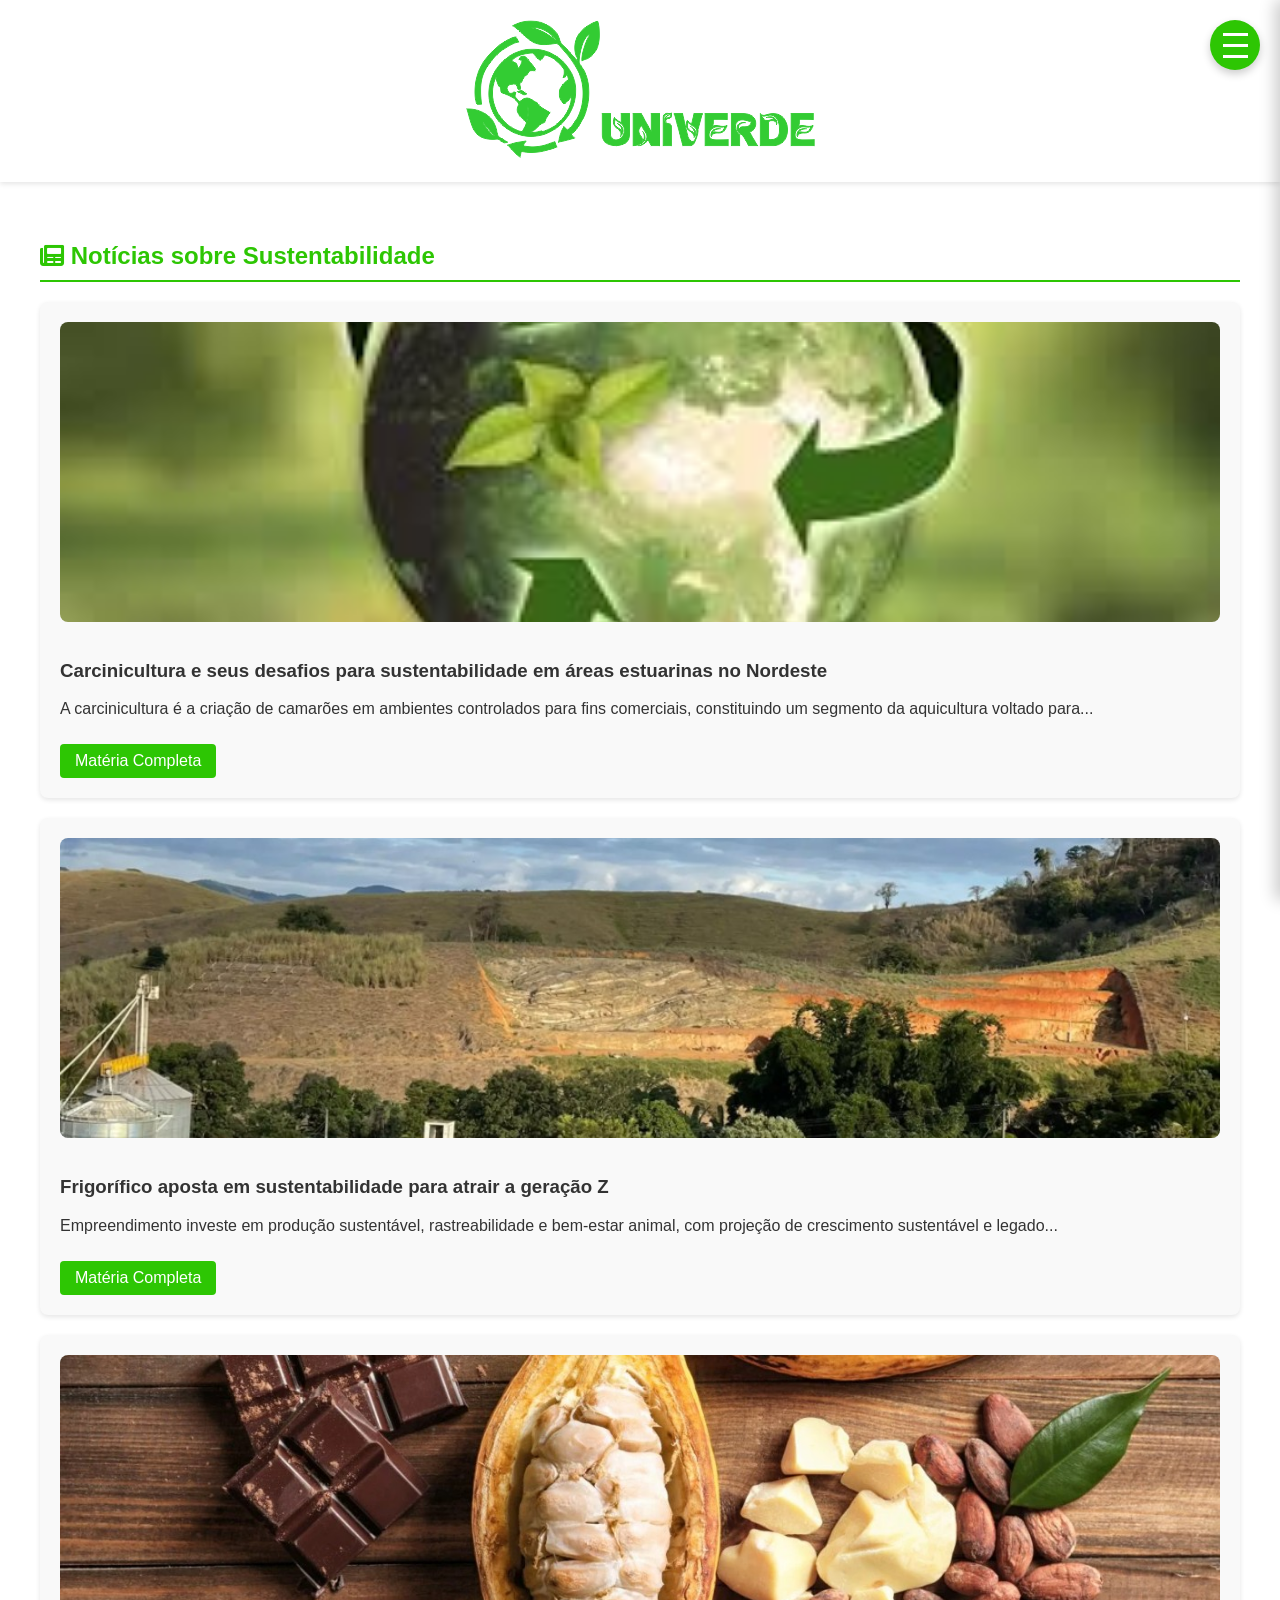
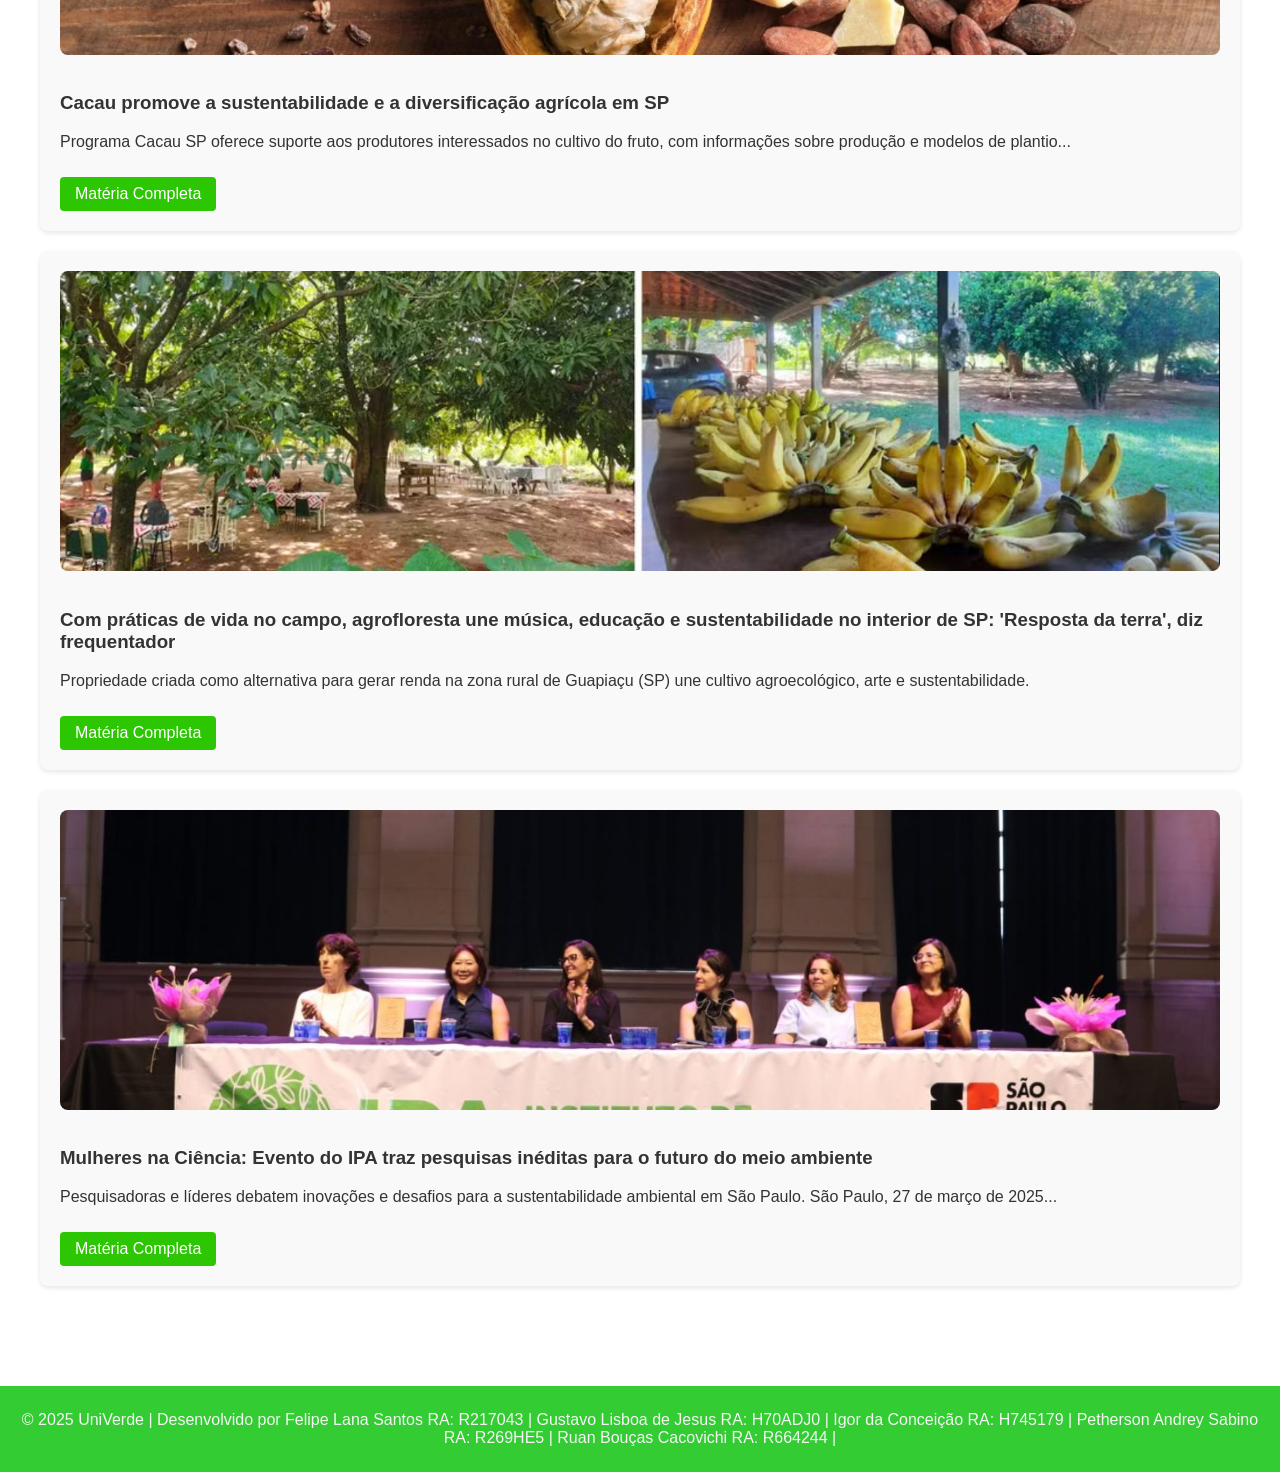
<file: Noticias.html>
<!DOCTYPE html>
<html lang="pt-br">
<head>
    <meta charset="UTF-8">
    <meta name="viewport" content="width=device-width, initial-scale=1.0">
    <title>UniVerde - Notícias sobre Sustentabilidade</title>
    <style>
        /* Estilos do Menu Lateral */
        .menu-lateral {
            position: fixed;
            top: 0;
            right: -300px;
            width: 300px;
            height: 100vh;
            overflow-y: auto;
            background: #010208;
            z-index: 1000;
            transition: all 0.4s ease;
            box-shadow: -5px 0 15px rgba(0, 0, 0, 0.2);
        }

        .menu-lateral.aberto {
            right: 0;
        }

        .menu-toggle {
            position: fixed;
            top: 20px;
            right: 20px;
            z-index: 1001;
            cursor: pointer;
            background: #2dc603;
            width: 50px;
            height: 50px;
            border-radius: 50%;
            display: flex;
            flex-direction: column;
            justify-content: center;
            align-items: center;
            box-shadow: 0 4px 8px rgba(0,0,0,0.2);
            transition: all 0.3s ease;
        }

        .menu-toggle:hover {
            background: #18ba02;
            transform: scale(1.05);
        }

        .menu-toggle span {
            display: block;
            width: 25px;
            height: 3px;
            background: white;
            margin: 4px 0;
            transition: all 0.3s ease;
        }

        .menu-toggle.aberto span:nth-child(1) {
            transform: rotate(45deg) translate(5px, 5px);
        }

        .menu-toggle.aberto span:nth-child(2) {
            opacity: 0;
        }

        .menu-toggle.aberto span:nth-child(3) {
            transform: rotate(-45deg) translate(5px, -5px);
        }

        .menu-conteudo {
            padding: 80px 20px 20px;
            height: 100%;
        }

        .menu-lista {
            list-style: none;
            padding: 0;
            margin: 0;
        }

        .menu-item {
            margin-bottom: 10px;
        }

        .menu-link {
            display: flex;
            align-items: center;
            padding: 12px 15px;
            color: white;
            text-decoration: none;
            border-radius: 5px;
            transition: all 0.3s ease;
            font-size: 1.1rem;
        }

        .menu-link:hover, .menu-link.ativo {
            background: #2dc603;
            color: white;
            transform: translateX(-5px);
        }

        .menu-link i {
            margin-right: 15px;
            font-size: 1.3rem;
            width: 25px;
            text-align: center;
        }

        .menu-overlay {
            position: fixed;
            top: 0;
            left: 0;
            right: 0;
            bottom: 0;
            background: rgba(0, 0, 0, 0.5);
            z-index: 999;
            opacity: 0;
            pointer-events: none;
            transition: opacity 0.4s ease;
        }

        .menu-overlay.visivel {
            opacity: 1;
            pointer-events: all;
        }

        /* Estilos da Página */
        body {
            background-color: #fff;
            color: #333;
            font-family: Arial, sans-serif;
            margin: 0;
            padding: 0;
        }

        header {
            background-color: white;
            color: #333;
            padding: 20px;
            text-align: center;
            box-shadow: 0 2px 5px rgba(0,0,0,0.1);
        }

        header h1 {
            margin: 0;
            font-size: 2.5rem;
            color: #2dc603;
        }

        main {
            max-width: 1200px;
            margin: 20px auto;
            padding: 20px;
        }

        section {
            margin-bottom: 40px;
        }

        h2 {
            color: #2dc603;
            border-bottom: 2px solid #2dc603;
            padding-bottom: 10px;
        }

        article {
            background: #f9f9f9;
            border-radius: 8px;
            padding: 20px;
            margin-bottom: 20px;
            box-shadow: 0 2px 5px rgba(0,0,0,0.1);
            transition: all 0.3s ease;
        }

        article:hover {
            transform: translateY(-3px);
            box-shadow: 0 5px 15px rgba(45, 198, 3, 0.3);
        }

        article img {
            width: 100%;
            max-height: 300px;
            object-fit: cover;
            border-radius: 8px;
            margin-bottom: 15px;
        }

        a[link] {
      display: inline-block;
      background-color: #2dc603;
      color: white;
      padding: 8px 15px;
      border-radius: 4px;
      text-decoration: none;
      margin-top: 10px;
      transition: all 0.3s ease;
    }

    a[link]:hover {
      background-color: #18ba02;
      transform: translateY(-2px);
    }

        footer {
            background-color: #33CC33;
            color: whitesmoke;
            text-align: center;
            padding: 20px;
            margin-top: 40px;
        }

        footer p {
            margin: 5px 0;
        }
    </style>
    <link rel="stylesheet" href="https://cdnjs.cloudflare.com/ajax/libs/font-awesome/6.0.0/css/all.min.css">
</head>
<body>
    <header>
        <img src="UniVerde Logo Páginas.png" alt="UniVerde Logo Páginas" class="logo" />
    </header>

    <!-- Menu Lateral -->
    <div class="menu-toggle" id="menuToggle">
        <span></span>
        <span></span>
        <span></span>
    </div>

    <div class="menu-overlay" id="menuOverlay"></div>

    <nav class="menu-lateral" id="menuLateral">
        <div class="menu-conteudo">
            <ul class="menu-lista">
                <li class="menu-item">
                    <a href="index.html" class="menu-link">
                        <i class="fas fa-home"></i> Início
                    </a>
                </li>
                <li class="menu-item">
                    <a href="Videos.html" class="menu-link">
                        <i class="fas fa-video"></i> Vídeos
                    </a>
                </li>
                <li class="menu-item">
                    <a href="Educacao.html" class="menu-link">
                        <i class="fas fa-book"></i> Conteúdos Educativos
                    </a>
                </li>
                <li class="menu-item">
                    <a href="Pontos.html" class="menu-link">
                        <i class="fas fa-map-marker-alt"></i> Pontos de Coleta
                    </a>
                </li>
                <li class="menu-item">
                    <a href="Ongs.html" class="menu-link">
                        <i class="fas fa-hands-helping"></i> ONGs
                    </a>
                </li>
                <li class="menu-item">
                    <a href="Materiais.html" class="menu-link">
                        <i class="fas fa-recycle"></i> Materiais Recicláveis
                    </a>
                </li>
                <li class="menu-item">
                    <a href="residuos-comuns.html" class="menu-link">
                        <i class="fas fa-trash-alt"></i> Resíduos Comuns
                    </a>
                </li>
                <li class="menu-item">
                    <a href="residuos-especiais.html" class="menu-link">
                        <i class="fas fa-biohazard"></i> Resíduos Especiais
                    </a>
                </li>
                <li class="menu-item">
                    <a href="Como Reutilizar Materiais.html" class="menu-link">
                        <i class="fas fa-lightbulb"></i> Como Reutilizar
                    </a>
                </li>
                <li class="menu-item">
                    <a href="Calculadora.html" class="menu-link">
                        <i class="fas fa-calculator"></i> Calculadora
                    </a>
                </li>
                <li class="menu-item">
                    <a href="Noticias.html" class="menu-link ativo">
                        <i class="fas fa-newspaper"></i> Notícias sobre Sustentabilidade
                    </a>
                </li>
                <li class="menu-item">
                    <a href="Perguntas.html" class="menu-link">
                        <i class="fas fa-question-circle"></i> Perguntas Frequentes
                    </a>
                </li>
            </ul>
        </div>
    </nav>

    <main>
        <section>
            <h2><i class="fas fa-newspaper"></i> Notícias sobre Sustentabilidade</h2>

            <!-- Notícias -->
            <article>
                <img src="Reportagem1.jpg" alt="Carcinicultura e seus desafios para sustentabilidade em áreas estuarinas no Nordeste">
                <h3>Carcinicultura e seus desafios para sustentabilidade em áreas estuarinas no Nordeste</h3>
                <p>A carcinicultura é a criação de camarões em ambientes controlados para fins comerciais, 
                    constituindo um segmento da aquicultura voltado para...</p>
                    <a href="https://www.conjur.com.br/2025-mai-03/a-carcinicultura-e-seus-desafios-para-a-sustentabilidade-em-areas-estuarinas-no-nordeste-brasileiro/" link>Matéria Completa</a>
            </article>

            <article>
                <img src="Reportagem2.jpg" alt="Frigorífico aposta em sustentabilidade para atrair a geração Z">
                <h3>Frigorífico aposta em sustentabilidade para atrair a geração Z</h3>
                <p>Empreendimento investe em produção sustentável, rastreabilidade 
                    e bem-estar animal, com projeção de crescimento sustentável e legado...</p>
                    <a href="https://www.terra.com.br/noticias/frigorifico-aposta-em-sustentabilidade-para-atrair-a-geracao-z,3cf24a16a73527044d8b6492f0c48bc545t81sts.html" link>Matéria Completa</a>
            </article>
        
        <article>
            <img src="Reportagem3.jpg" alt="Cacau promove a sustentabilidade e a diversificação agrícola em SP">
            <h3>Cacau promove a sustentabilidade e a diversificação agrícola em SP</h3>
            <p>Programa Cacau SP oferece suporte aos produtores interessados 
                no cultivo do fruto, com informações sobre produção e modelos de plantio...</p>
                <a href="https://www.canalrural.com.br/agricultura/cacau-promove-a-sustentabilidade-e-a-diversificacao-agricola-em-sp/" link>Matéria Completa</a>
        </article>

        <article>
            <img src="Reportagem4.jpg" alt="Com práticas de vida no campo, agrofloresta une música, educação e sustentabilidade no interior de SP: 'Resposta da terra', diz frequentador">
            <h3>Com práticas de vida no campo, agrofloresta une música, educação e sustentabilidade 
                no interior de SP: 'Resposta da terra', diz frequentador</h3>
            <p>Propriedade criada como alternativa para gerar renda na zona rural de Guapiaçu (SP) 
                une cultivo agroecológico, arte e sustentabilidade.</p>
                <a href="https://g1.globo.com/sp/sao-jose-do-rio-preto-aracatuba/noticia/2025/04/28/com-praticas-de-vida-no-campo-agrofloresta-une-musica-educacao-e-sustentabilidade-no-interior-de-sp-resposta-da-terra-diz-frequentador.ghtml" link>Matéria Completa</a>
        </article>

        <article>
            <img src="Reportagem5.jpeg" alt="Mulheres na Ciência: Evento do IPA traz pesquisas inéditas para o futuro do meio ambiente">
            <h3>Mulheres na Ciência: Evento do IPA traz pesquisas inéditas para o futuro do meio ambiente</h3>
            <p>Pesquisadoras e líderes debatem inovações e desafios para a sustentabilidade ambiental em 
                São Paulo. São Paulo, 27 de março de 2025...</p>
                <a href="https://semil.sp.gov.br/2025/03/mulheres-na-ciencia-evento-promovido-pelo-ipa-traz-pesquisas-ineditas-para-o-futuro-da-sustentabilidade-ambiental/" link>Matéria Completa</a>
        </article>

        </section>
    </main>

    <footer>
        <p>© 2025 UniVerde | Desenvolvido por Felipe Lana Santos RA: R217043 | Gustavo Lisboa de Jesus RA: H70ADJ0 |
            Igor da Conceição RA: H745179 | Petherson Andrey Sabino RA: R269HE5 | Ruan Bouças Cacovichi RA: R664244 |
        </p>
    </footer>

    <script>
        document.addEventListener('DOMContentLoaded', function() {
            const menuToggle = document.getElementById('menuToggle');
            const menuLateral = document.getElementById('menuLateral');
            const menuOverlay = document.getElementById('menuOverlay');
            
            menuToggle.addEventListener('click', function() {
                this.classList.toggle('aberto');
                menuLateral.classList.toggle('aberto');
                menuOverlay.classList.toggle('visivel');
            });
            
            menuOverlay.addEventListener('click', function() {
                menuToggle.classList.remove('aberto');
                menuLateral.classList.remove('aberto');
                this.classList.remove('visivel');
            });
            
            const menuLinks = document.querySelectorAll('.menu-link');
            menuLinks.forEach(link => {
                link.addEventListener('click', function() {
                    menuToggle.classList.remove('aberto');
                    menuLateral.classList.remove('aberto');
                    menuOverlay.classList.remove('visivel');
                });
            });
        });
    </script>
</body>
</html>
</file>
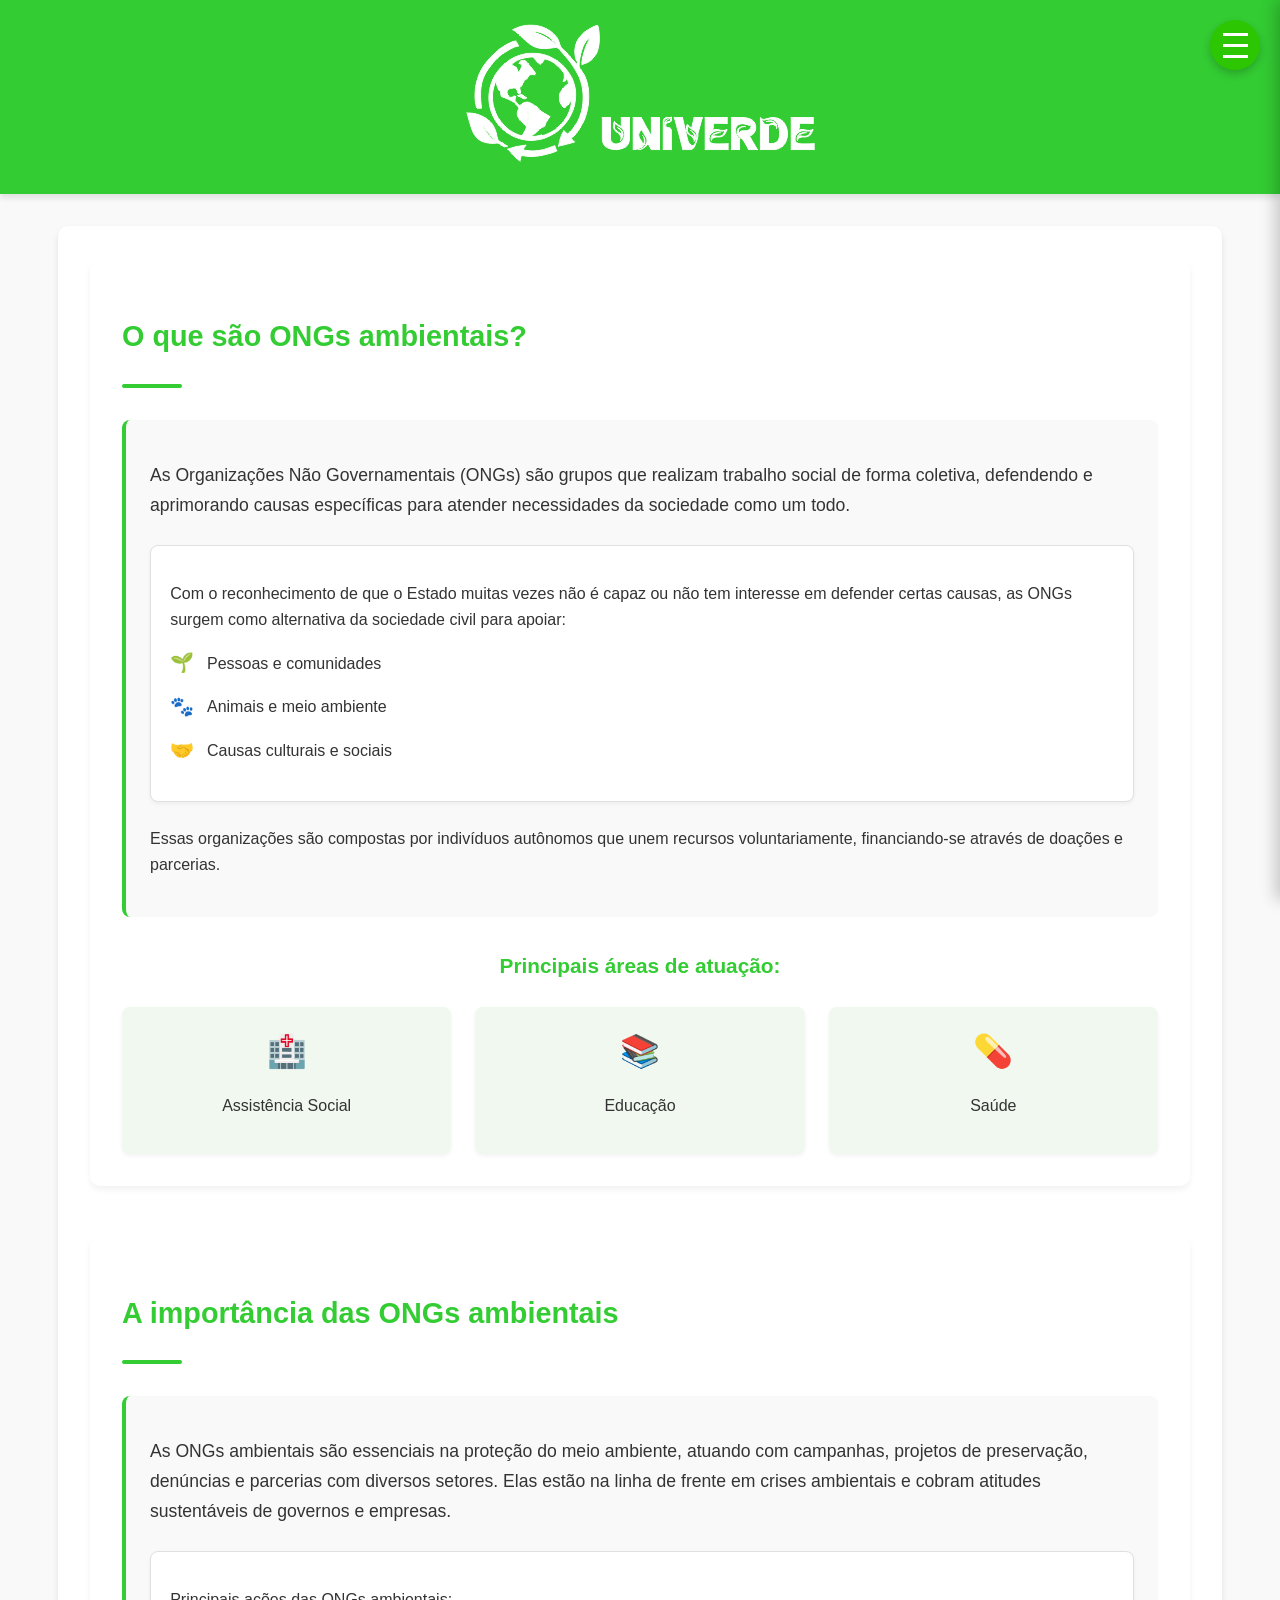
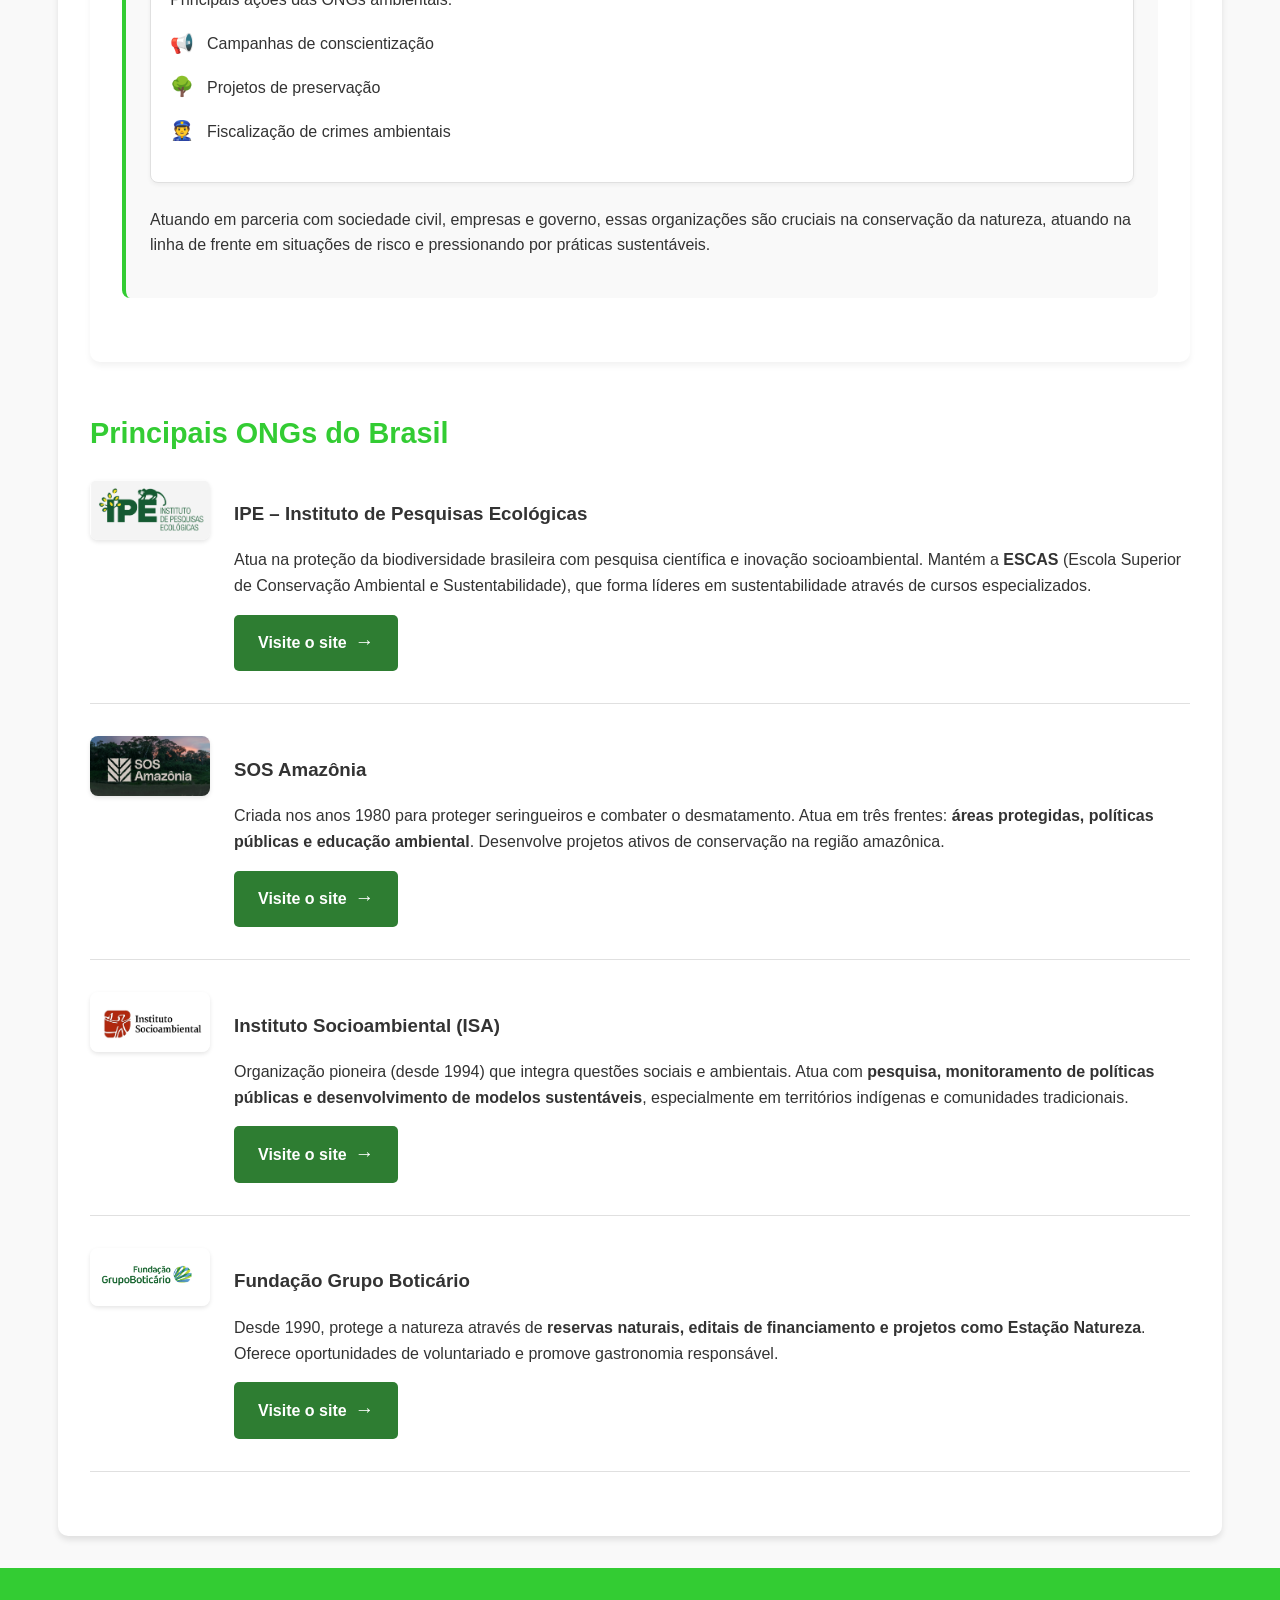
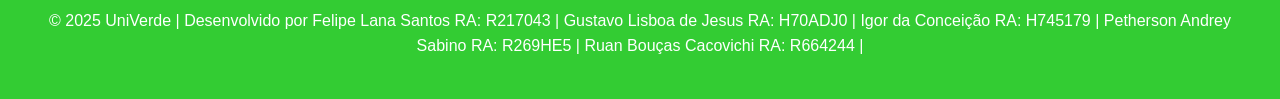
<file: Ongs.html>
<!DOCTYPE html>
<html lang="pt-br">
<head>
    <meta charset="UTF-8">
    <meta name="viewport" content="width=device-width, initial-scale=1.0">
    <title>ONGs - UniVerde</title>
    <!-- CSS do menu lateral -->
    <style>
        .menu-lateral {
            position: fixed;
            top: 0;
            right: -300px;
            width: 300px;
            height: 100vh;
            overflow-y: auto;
            background: #010208;
            z-index: 1000;
            transition: all 0.4s ease;
            box-shadow: -5px 0 15px rgba(0, 0, 0, 0.2);
        }

        .menu-lateral.aberto {
            right: 0;
        }

        .menu-toggle {
            position: fixed;
            top: 20px;
            right: 20px;
            z-index: 1001;
            cursor: pointer;
            background: #2dc603;
            width: 50px;
            height: 50px;
            border-radius: 50%;
            display: flex;
            flex-direction: column;
            justify-content: center;
            align-items: center;
            box-shadow: 0 4px 8px rgba(0,0,0,0.2);
            transition: all 0.3s ease;
        }

        .menu-toggle:hover {
            background: #18ba02;
            transform: scale(1.05);
        }

        .menu-toggle span {
            display: block;
            width: 25px;
            height: 3px;
            background: white;
            margin: 4px 0;
            transition: all 0.3s ease;
        }

        .menu-toggle.aberto span:nth-child(1) {
            transform: rotate(45deg) translate(5px, 5px);
        }

        .menu-toggle.aberto span:nth-child(2) {
            opacity: 0;
        }

        .menu-toggle.aberto span:nth-child(3) {
            transform: rotate(-45deg) translate(5px, -5px);
        }

        .menu-conteudo {
            padding: 80px 20px 20px;
            height: 100%;
        }

        .menu-lista {
            list-style: none;
            padding: 0;
            margin: 0;
        }

        .menu-item {
            margin-bottom: 10px;
        }

        .menu-link {
            display: flex;
            align-items: center;
            padding: 12px 15px;
            color: white;
            text-decoration: none;
            border-radius: 5px;
            transition: all 0.3s ease;
            font-size: 1.1rem;
        }

        .menu-link:hover, .menu-link.ativo {
            background: #2dc603;
            color: white;
            transform: translateX(-5px);
        }

        .menu-link i {
            margin-right: 15px;
            font-size: 1.3rem;
            width: 25px;
            text-align: center;
        }

        .menu-overlay {
            position: fixed;
            top: 0;
            left: 0;
            right: 0;
            bottom: 0;
            background: rgba(0, 0, 0, 0.5);
            z-index: 999;
            opacity: 0;
            pointer-events: none;
            transition: opacity 0.4s ease;
        }

        .menu-overlay.visivel {
            opacity: 1;
            pointer-events: all;
        }

        @media (max-width: 768px) {
            .menu-lateral {
                width: 250px;
                right: -250px;
            }
        }
    </style>
    <!-- CSS da página principal -->
    <style>
        :root {
            --verde-primario: #33CC33;
            --verde-escuro: #2E7D32;
            --verde-hover: #388E3C;
            --verde-claro: #33CC33;
            --verde-agua: #E8F5E9;
            --cinza-borda: #e0e0e0;
            --sombra: 0 4px 6px rgba(0,0,0,0.1);
        }
        
        body {
            font-family: Arial, sans-serif;
            line-height: 1.6;
            background-color: #f9f9f9;
            color: #333;
            padding: 0;
            margin: 0;
            min-height: 100vh;
            display: flex;
            flex-direction: column;
        }
        
        header {
            background: var(--verde-primario);
            color: white;
            padding: 1.5rem 0;
            text-align: center;
            box-shadow: var(--sombra);
        }
        
        header h1 {
            margin: 0;
            font-size: 2.5rem;
        }
        
        main {
            flex: 1;
            max-width: 1100px;
            margin: 2rem auto;
            background: white;
            padding: 2rem;
            border-radius: 10px;
            box-shadow: var(--sombra);
            width: 90%;
        }

        /* ESTILOS ESPECÍFICOS DA PÁGINA ONGs */
        .lista-ongs {
            list-style: none;
            padding: 0;
        }

        .ong-container {
            display: flex;
            gap: 1.5rem;
            align-items: flex-start;
            margin-bottom: 2rem;
            padding-bottom: 2rem;
            border-bottom: 1px solid var(--cinza-borda);
        }

        .ong-logo {
            width: 120px;
            height: auto;
            border-radius: 8px;
            object-fit: contain;
            box-shadow: 0 2px 4px rgba(0,0,0,0.1);
        }

        .ong-content {
            flex: 1;
        }

        .sobre-ongs {
            background: white;
            padding: 2rem;
            border-radius: 10px;
            margin-bottom: 3rem;
            box-shadow: 0 4px 6px rgba(0,0,0,0.05);
        }

        .sobre-ongs-header {
            position: relative;
            margin-bottom: 2rem;
        }

        .destaque-verde {
            width: 60px;
            height: 4px;
            background: var(--verde-primario);
            margin-top: 0.5rem;
            border-radius: 2px;
        }

        .ong-card {
            background: #f9f9f9;
            padding: 1.5rem;
            border-radius: 8px;
            border-left: 4px solid var(--verde-primario);
            margin-bottom: 2rem;
        }

        .destaque-texto {
            font-size: 1.1rem;
            line-height: 1.7;
            color: #333;
            margin-bottom: 1.5rem;
        }

        .ong-info-box {
            background: white;
            padding: 1.2rem;
            border-radius: 8px;
            margin: 1.5rem 0;
            box-shadow: 0 2px 4px rgba(0,0,0,0.05);
            border: 1px solid var(--cinza-borda);
        }

        .lista-destaque {
            list-style: none;
            padding: 0;
            margin-top: 1rem;
        }

        .lista-destaque li {
            margin-bottom: 0.8rem;
            display: flex;
            align-items: center;
            gap: 0.8rem;
        }

        .icone {
            font-size: 1.2rem;
        }

        .areas-atuacao {
            margin-top: 2rem;
        }

        .titulo-areas {
            color: var(--verde-primario);
            margin-bottom: 1.5rem;
            text-align: center;
            font-size: 1.3rem;
        }

        .areas-grid {
            display: grid;
            grid-template-columns: repeat(auto-fit, minmax(150px, 1fr));
            gap: 1.5rem;
            margin-top: 1rem;
        }

        .area-item {
            text-align: center;
            padding: 1.2rem;
            background: #f0f8f0;
            border-radius: 8px;
            transition: transform 0.3s;
            box-shadow: 0 2px 4px rgba(0,0,0,0.05);
        }

        .area-item:hover {
            transform: translateY(-5px);
            background: #e8f5e9;
        }

        .area-icone {
            font-size: 2rem;
            margin-bottom: 0.5rem;
            color: var(--verde-primario);
        }

        .btn-ong, button {
            background-color: var(--verde-escuro);
            color: white;
            padding: 0.8rem 1.5rem;
            border: none;
            border-radius: 5px;
            cursor: pointer;
            font-size: 1rem;
            text-align: center;
            display: inline-flex;
            align-items: center;
            gap: 0.5rem;
            font-weight: bold;
            transition: all 0.3s ease;
            text-decoration: none;
        }

        .btn-ong:hover, button:hover {
            background-color: var(--verde-hover);
            transform: translateY(-2px);
            box-shadow: 0 2px 4px rgba(0,0,0,0.1);
        }

        .btn-ong::after {
            content: '→';
            font-size: 1.2rem;
        }

        section h2 {
            color: var(--verde-primario);
            font-size: 1.8rem;
            margin-bottom: 1.5rem;
        }

        /* RESPONSIVIDADE */
        @media (max-width: 768px) {
            main {
                padding: 1.5rem;
                width: 95%;
                margin: 1rem auto;
            }

            section h2 {
                font-size: 1.5rem;
            }

            .ong-container {
                flex-direction: column;
                gap: 1rem;
            }

            .ong-logo {
                width: 100px;
                margin: 0 auto 1rem;
            }

            .areas-grid {
                grid-template-columns: repeat(2, 1fr);
            }

            .ong-card {
                padding: 1rem;
            }
        }

        @media (max-width: 480px) {
            .areas-grid {
                grid-template-columns: 1fr;
            }
        }

        footer {
            text-align: center;
            padding: 1.5rem;
            background: var(--verde-primario);
            color: white;
            margin-top: auto;
        }
    </style>
    <!-- Font Awesome para ícones -->
    <link rel="stylesheet" href="https://cdnjs.cloudflare.com/ajax/libs/font-awesome/6.0.0-beta3/css/all.min.css">
</head>
<body>
    <!-- Cabeçalho sem menu -->
    <header>
        <img src="UniVerde Logo PáginasB.png" alt="Univerde Logo Inicial" class="logo" />
    </header>

    <!-- Botão do menu lateral -->
    <div class="menu-toggle" id="menuToggle">
        <span></span>
        <span></span>
        <span></span>
    </div>

    <!-- Overlay do menu -->
    <div class="menu-overlay" id="menuOverlay"></div>

    <!-- Menu Lateral -->
    <nav class="menu-lateral" id="menuLateral">
        <div class="menu-conteudo">
            <ul class="menu-lista">
                <li class="menu-item">
                    <a href="index.html" class="menu-link">
                        <i class="fas fa-home"></i> Início
                    </a>
                </li>
                <li class="menu-item">
                    <a href="Videos.html" class="menu-link">
                        <i class="fas fa-video"></i> Vídeos
                    </a>
                </li>
                <li class="menu-item">
                    <a href="Educacao.html" class="menu-link">
                        <i class="fas fa-book"></i> Conteúdos Educativos
                    </a>
                </li>
                <li class="menu-item">
                    <a href="Pontos.html" class="menu-link">
                        <i class="fas fa-map-marker-alt"></i> Pontos de Coleta
                    </a>
                </li>
                <li class="menu-item">
                    <a href="Ongs.html" class="menu-link ativo">
                        <i class="fas fa-hands-helping"></i> ONGs
                    </a>
                </li>
                <li class="menu-item">
                    <a href="Materiais.html" class="menu-link">
                        <i class="fas fa-recycle"></i> Materiais Recicláveis
                    </a>
                </li>
                <li class="menu-item">
                    <a href="residuos-comuns.html" class="menu-link">
                        <i class="fas fa-trash-alt"></i> Resíduos Comuns
                    </a>
                </li>
                <li class="menu-item">
                    <a href="residuos-especiais.html" class="menu-link">
                        <i class="fas fa-biohazard"></i> Resíduos Especiais
                    </a>
                </li>
                <li class="menu-item">
                    <a href="Como Reutilizar Materiais.html" class="menu-link">
                        <i class="fas fa-lightbulb"></i> Como Reutilizar
                    </a>
                </li>
                <li class="menu-item">
                    <a href="Calculadora.html" class="menu-link">
                        <i class="fas fa-calculator"></i> Calculadora
                    </a>
                </li>
                <li class="menu-item">
                    <a href="Noticias.html" class="menu-link">
                        <i class="fas fa-newspaper"></i> Notícias sobre Sustentabilidade
                    </a>
                </li>
                <li class="menu-item">
                    <a href="Perguntas.html" class="menu-link">
                        <i class="fas fa-question-circle"></i> Perguntas Frequentes
                    </a>
                </li>
            </ul>
        </div>
    </nav>

    <!-- Conteúdo principal -->
    <main>
        <section class="sobre-ongs">
            <div class="sobre-ongs-header">
                <h2>O que são ONGs ambientais?</h2>
                <div class="destaque-verde"></div>
            </div>
            <div class="sobre-ongs-content">
                <div class="ong-card">
                    <p class="destaque-texto">As Organizações Não Governamentais (ONGs) são grupos que realizam trabalho social de forma coletiva, defendendo e aprimorando causas específicas para atender necessidades da sociedade como um todo.</p>
                    <div class="ong-info-box">
                        <p>Com o reconhecimento de que o Estado muitas vezes não é capaz ou não tem interesse em defender certas causas, as ONGs surgem como alternativa da sociedade civil para apoiar:</p>
                        <ul class="lista-destaque">
                            <li><span class="icone">🌱</span> Pessoas e comunidades</li>
                            <li><span class="icone">🐾</span> Animais e meio ambiente</li>
                            <li><span class="icone">🤝</span> Causas culturais e sociais</li>
                        </ul>
                    </div>
                    <p>Essas organizações são compostas por indivíduos autônomos que unem recursos voluntariamente, financiando-se através de doações e parcerias.</p>
                </div>
                <div class="areas-atuacao">
                    <h3 class="titulo-areas">Principais áreas de atuação:</h3>
                    <div class="areas-grid">
                        <div class="area-item">
                            <div class="area-icone">🏥</div>
                            <p>Assistência Social</p>
                        </div>
                        <div class="area-item">
                            <div class="area-icone">📚</div>
                            <p>Educação</p>
                        </div>
                        <div class="area-item">
                            <div class="area-icone">💊</div>
                            <p>Saúde</p>
                        </div>
                    </div>
                </div>
            </div>
        </section>

        <section class="sobre-ongs">
            <div class="sobre-ongs-header">
                <h2>A importância das ONGs ambientais</h2>
                <div class="destaque-verde"></div>
            </div>
            <div class="ong-card">
                <p class="destaque-texto">As ONGs ambientais são essenciais na proteção do meio ambiente, atuando com campanhas, projetos de preservação, denúncias e parcerias com diversos setores. Elas estão na linha de frente em crises ambientais e cobram atitudes sustentáveis de governos e empresas.</p>
                <div class="ong-info-box">
                    <p>Principais ações das ONGs ambientais:</p>
                    <ul class="lista-destaque">
                        <li><span class="icone">📢</span> Campanhas de conscientização</li>
                        <li><span class="icone">🌳</span> Projetos de preservação</li>
                        <li><span class="icone">👮</span> Fiscalização de crimes ambientais</li>
                    </ul>
                </div>
                <p>Atuando em parceria com sociedade civil, empresas e governo, essas organizações são cruciais na conservação da natureza, atuando na linha de frente em situações de risco e pressionando por práticas sustentáveis.</p>
            </div>
        </section>

        <section>
            <h2>Principais ONGs do Brasil</h2>
            <ul class="lista-ongs">
                <li>
                    <div class="ong-container">
                        <img src="IPE.png" alt="Logo IPE - Instituto de Pesquisas Ecológicas" class="ong-logo">
                        <div class="ong-content">
                            <h3>IPE – Instituto de Pesquisas Ecológicas</h3>
                            <p>Atua na proteção da biodiversidade brasileira com pesquisa científica e inovação socioambiental. Mantém a <strong>ESCAS</strong> (Escola Superior de Conservação Ambiental e Sustentabilidade), que forma líderes em sustentabilidade através de cursos especializados.</p>
                            <a href="https://www.ipe.org.br" target="_blank" class="btn-ong">Visite o site</a>
                        </div>
                    </div>
                </li>
                <li>
                    <div class="ong-container">
                        <img src="AMAZONIA.png" alt="Logo SOS Amazônia" class="ong-logo">
                        <div class="ong-content">
                            <h3>SOS Amazônia</h3>
                            <p>Criada nos anos 1980 para proteger seringueiros e combater o desmatamento. Atua em três frentes: <strong>áreas protegidas, políticas públicas e educação ambiental</strong>. Desenvolve projetos ativos de conservação na região amazônica.</p>
                            <a href="https://sosamazonia.org.br" target="_blank" class="btn-ong">Visite o site</a>
                        </div>
                    </div>
                </li>
                <li>
                    <div class="ong-container">
                        <img src="ISA.png" alt="Logo Instituto Socioambiental" class="ong-logo">
                        <div class="ong-content">
                            <h3>Instituto Socioambiental (ISA)</h3>
                            <p>Organização pioneira (desde 1994) que integra questões sociais e ambientais. Atua com <strong>pesquisa, monitoramento de políticas públicas e desenvolvimento de modelos sustentáveis</strong>, especialmente em territórios indígenas e comunidades tradicionais.</p>
                            <a href="https://www.socioambiental.org" target="_blank" class="btn-ong">Visite o site</a>
                        </div>
                    </div>
                </li>
                <li>
                    <div class="ong-container">
                        <img src="BOTICARIO.png" alt="Logo Fundação Grupo Boticário" class="ong-logo">
                        <div class="ong-content">
                            <h3>Fundação Grupo Boticário</h3>
                            <p>Desde 1990, protege a natureza através de <strong>reservas naturais, editais de financiamento e projetos como Estação Natureza</strong>. Oferece oportunidades de voluntariado e promove gastronomia responsável.</p>
                            <a href="https://www.fundacaogrupoboticario.org.br" target="_blank" class="btn-ong">Visite o site</a>
                        </div>
                    </div>
                </li>
            </ul>
        </section>
    </main>

    <footer>
        <p>© 2025 UniVerde | Desenvolvido por Felipe Lana Santos RA: R217043 | Gustavo Lisboa de Jesus RA: H70ADJ0 |
            Igor da Conceição RA: H745179 | Petherson Andrey Sabino RA: R269HE5 | Ruan Bouças Cacovichi RA: R664244 |
        </p>
    </footer>

    <!-- JavaScript para controle do menu -->
    <script>
        document.addEventListener('DOMContentLoaded', function() {
            const menuToggle = document.getElementById('menuToggle');
            const menuLateral = document.getElementById('menuLateral');
            const menuOverlay = document.getElementById('menuOverlay');
            
            menuToggle.addEventListener('click', function() {
                this.classList.toggle('aberto');
                menuLateral.classList.toggle('aberto');
                menuOverlay.classList.toggle('visivel');
            });
            
            menuOverlay.addEventListener('click', function() {
                menuToggle.classList.remove('aberto');
                menuLateral.classList.remove('aberto');
                this.classList.remove('visivel');
            });
            
            const menuLinks = document.querySelectorAll('.menu-link');
            menuLinks.forEach(link => {
                link.addEventListener('click', function() {
                    menuToggle.classList.remove('aberto');
                    menuLateral.classList.remove('aberto');
                    menuOverlay.classList.remove('visivel');
                });
            });
        });
    </script>
</body>
</html>
</file>
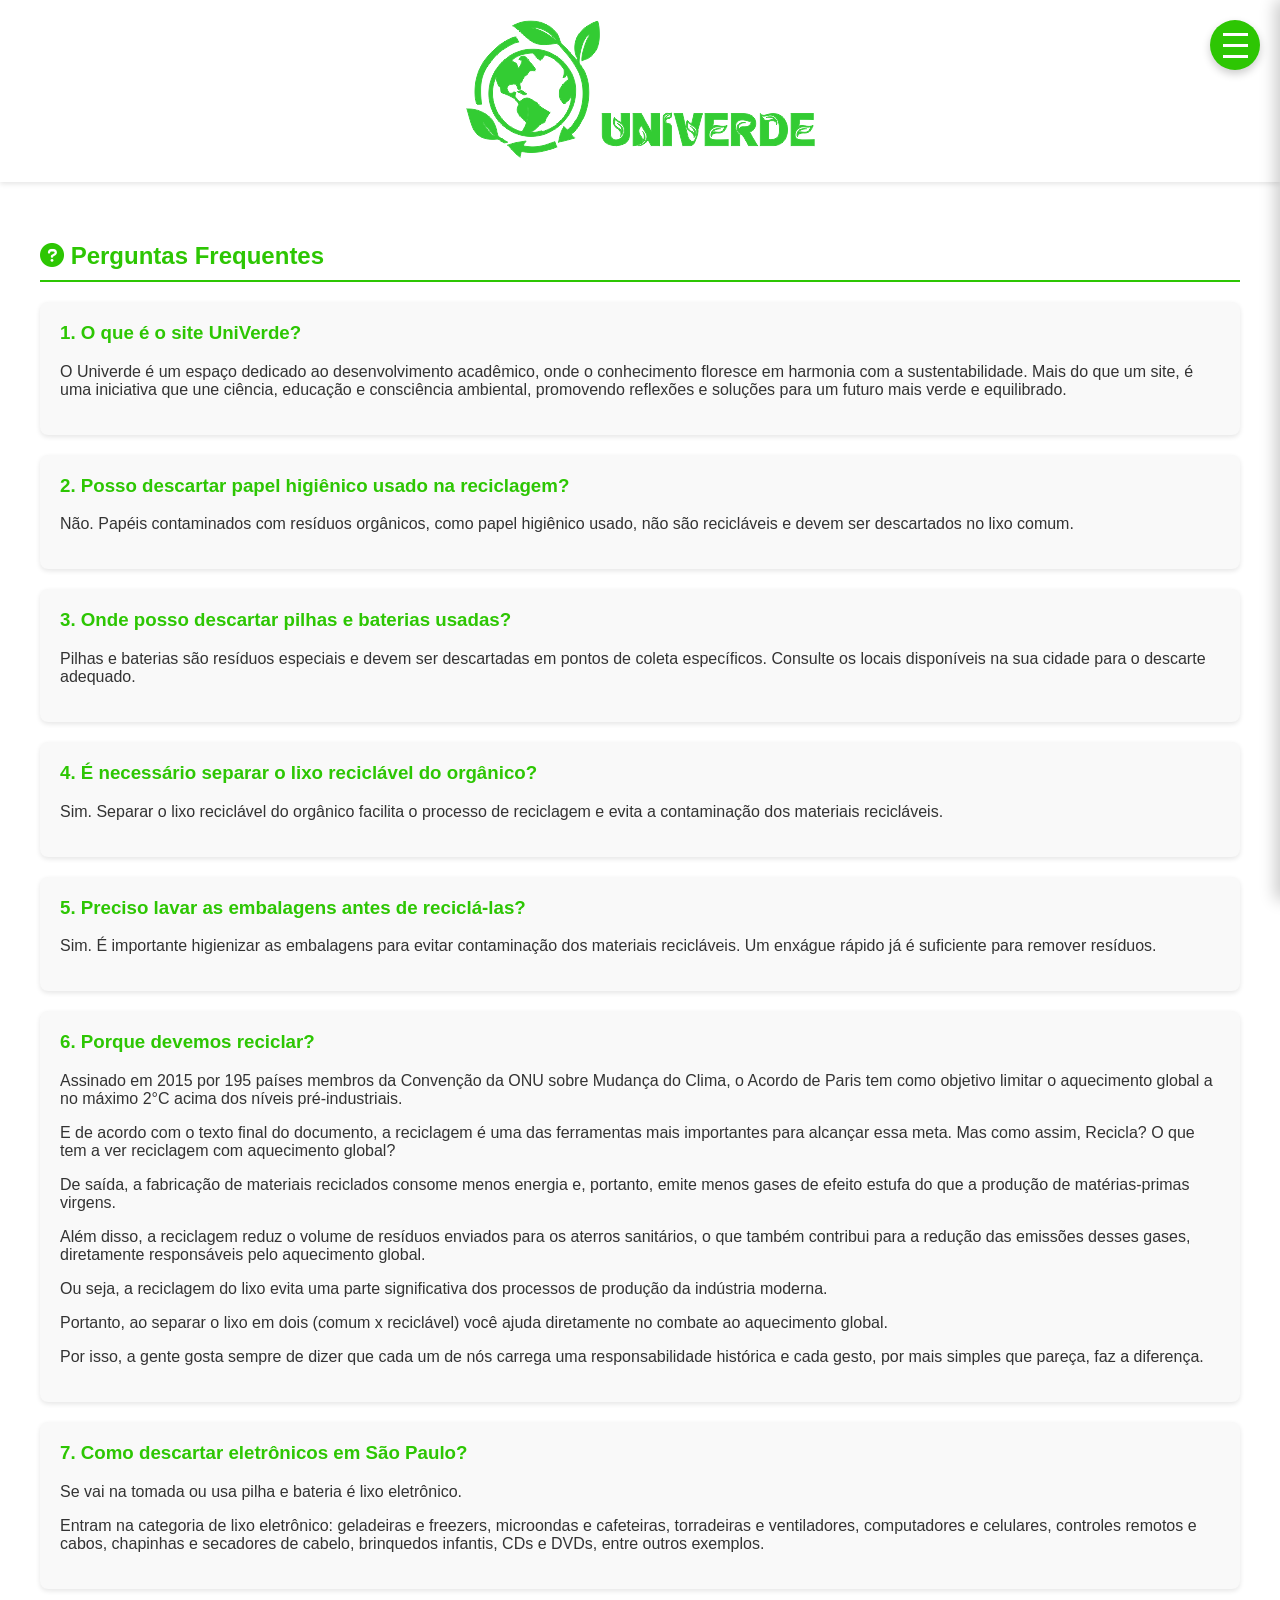
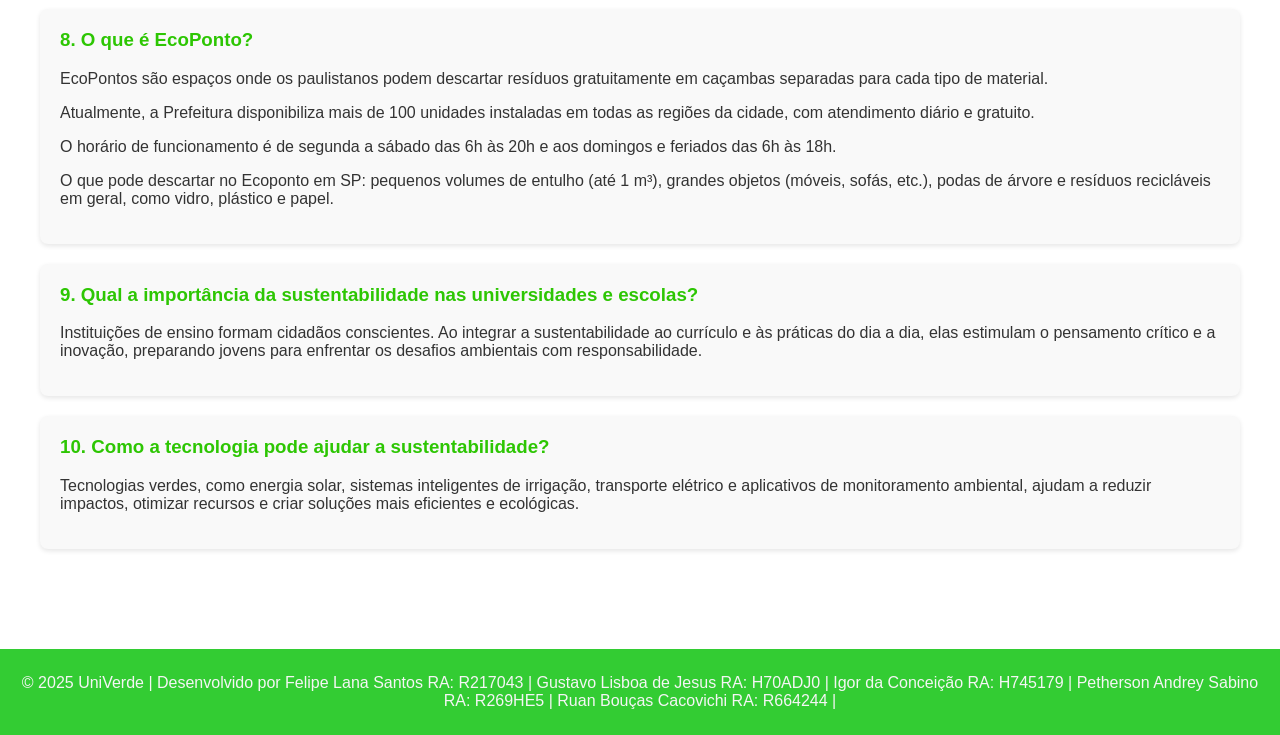
<file: Perguntas.html>
<!DOCTYPE html>
<html lang="pt-br">
<head>
    <meta charset="UTF-8">
    <meta name="viewport" content="width=device-width, initial-scale=1.0">
    <title>UniVerde - Perguntas Frequentes</title>
    <style>
        /* Estilos do Menu Lateral */
        .menu-lateral {
            position: fixed;
            top: 0;
            right: -300px;
            width: 300px;
            height: 100vh;
            overflow-y: auto;
            background: #010208;
            z-index: 1000;
            transition: all 0.4s ease;
            box-shadow: -5px 0 15px rgba(0, 0, 0, 0.2);
        }

        .menu-lateral.aberto {
            right: 0;
        }

        .menu-toggle {
            position: fixed;
            top: 20px;
            right: 20px;
            z-index: 1001;
            cursor: pointer;
            background: #2dc603;
            width: 50px;
            height: 50px;
            border-radius: 50%;
            display: flex;
            flex-direction: column;
            justify-content: center;
            align-items: center;
            box-shadow: 0 4px 8px rgba(0,0,0,0.2);
            transition: all 0.3s ease;
        }

        .menu-toggle:hover {
            background: #18ba02;
            transform: scale(1.05);
        }

        .menu-toggle span {
            display: block;
            width: 25px;
            height: 3px;
            background: white;
            margin: 4px 0;
            transition: all 0.3s ease;
        }

        .menu-toggle.aberto span:nth-child(1) {
            transform: rotate(45deg) translate(5px, 5px);
        }

        .menu-toggle.aberto span:nth-child(2) {
            opacity: 0;
        }

        .menu-toggle.aberto span:nth-child(3) {
            transform: rotate(-45deg) translate(5px, -5px);
        }

        .menu-conteudo {
            padding: 80px 20px 20px;
            height: 100%;
        }

        .menu-lista {
            list-style: none;
            padding: 0;
            margin: 0;
        }

        .menu-item {
            margin-bottom: 10px;
        }

        .menu-link {
            display: flex;
            align-items: center;
            padding: 12px 15px;
            color: white;
            text-decoration: none;
            border-radius: 5px;
            transition: all 0.3s ease;
            font-size: 1.1rem;
        }

        .menu-link:hover, .menu-link.ativo {
            background: #2dc603;
            color: white;
            transform: translateX(-5px);
        }

        .menu-link i {
            margin-right: 15px;
            font-size: 1.3rem;
            width: 25px;
            text-align: center;
        }

        .menu-overlay {
            position: fixed;
            top: 0;
            left: 0;
            right: 0;
            bottom: 0;
            background: rgba(0, 0, 0, 0.5);
            z-index: 999;
            opacity: 0;
            pointer-events: none;
            transition: opacity 0.4s ease;
        }

        .menu-overlay.visivel {
            opacity: 1;
            pointer-events: all;
        }

        @media (max-width: 768px) {
            .menu-lateral {
                width: 250px;
                right: -250px;
            }
        }

        /* Estilos da Página */
        body {
            background-color: #fff;
            color: #333;
            font-family: Arial, sans-serif;
            margin: 0;
            padding: 0;
        }

        header {
            background-color: white;
            color: #333;
            padding: 20px;
            text-align: center;
            box-shadow: 0 2px 5px rgba(0,0,0,0.1);
        }

        header h1 {
            margin: 0;
            font-size: 2.5rem;
            color: #2dc603;
        }

        main {
            max-width: 1200px;
            margin: 20px auto;
            padding: 20px;
        }

        section {
            margin-bottom: 40px;
        }

        h2 {
            color: #2dc603;
            border-bottom: 2px solid #2dc603;
            padding-bottom: 10px;
        }

        .faq-item {
            background: #f9f9f9;
            border-radius: 8px;
            padding: 20px;
            margin-bottom: 20px;
            box-shadow: 0 2px 5px rgba(0,0,0,0.1);
            transition: all 0.3s ease;
        }

        .faq-item:hover {
            transform: translateY(-3px);
            box-shadow: 0 5px 15px rgba(45, 198, 3, 0.3);
        }

        .faq-item h3 {
            color: #2dc603;
            margin-top: 0;
        }

        footer {
            background-color: #33CC33;
            color: whitesmoke;
            text-align: center;
            padding: 20px;
            margin-top: 40px;
        }

        footer p {
            margin: 5px 0;
        }
    </style>
    <link rel="stylesheet" href="https://cdnjs.cloudflare.com/ajax/libs/font-awesome/6.0.0/css/all.min.css">
</head>
<body>
    <header>
        <img src="UniVerde Logo Páginas.png" alt="Univerde Logo Páginas" class="logo" />
    </header>

    <!-- Menu Lateral -->
    <div class="menu-toggle" id="menuToggle">
        <span></span>
        <span></span>
        <span></span>
    </div>

    <div class="menu-overlay" id="menuOverlay"></div>

    <nav class="menu-lateral" id="menuLateral">
        <div class="menu-conteudo">
            <ul class="menu-lista">
                <li class="menu-item">
                    <a href="index.html" class="menu-link">
                        <i class="fas fa-home"></i> Início
                    </a>
                </li>
                <li class="menu-item">
                    <a href="Videos.html" class="menu-link">
                        <i class="fas fa-video"></i> Vídeos
                    </a>
                </li>
                <li class="menu-item">
                    <a href="Educacao.html" class="menu-link">
                        <i class="fas fa-book"></i> Conteúdos Educativos
                    </a>
                </li>
                <li class="menu-item">
                    <a href="Pontos.html" class="menu-link">
                        <i class="fas fa-map-marker-alt"></i> Pontos de Coleta
                    </a>
                </li>
                <li class="menu-item">
                    <a href="Ongs.html" class="menu-link">
                        <i class="fas fa-hands-helping"></i> ONGs
                    </a>
                </li>
                <li class="menu-item">
                    <a href="Materiais.html" class="menu-link">
                        <i class="fas fa-recycle"></i> Materiais Recicláveis
                    </a>
                </li>
                <li class="menu-item">
                    <a href="residuos-comuns.html" class="menu-link">
                        <i class="fas fa-trash-alt"></i> Resíduos Comuns
                    </a>
                </li>
                <li class="menu-item">
                    <a href="residuos-especiais.html" class="menu-link">
                        <i class="fas fa-biohazard"></i> Resíduos Especiais
                    </a>
                </li>
                <li class="menu-item">
                    <a href="Como Reutilizar Materiais.html" class="menu-link">
                        <i class="fas fa-lightbulb"></i> Como Reutilizar
                    </a>
                </li>
                <li class="menu-item">
                    <a href="Calculadora.html" class="menu-link">
                        <i class="fas fa-calculator"></i> Calculadora
                    </a>
                </li>
                <li class="menu-item">
                    <a href="Noticias.html" class="menu-link">
                        <i class="fas fa-newspaper"></i> Notícias sobre Sustentabilidade
                    </a>
                </li>
                <li class="menu-item">
                    <a href="Perguntas.html" class="menu-link ativo">
                        <i class="fas fa-question-circle"></i> Perguntas Frequentes
                    </a>
                </li>
            </ul>
        </div>
    </nav>

    <main>
        <section>
            <h2><i class="fas fa-question-circle"></i> Perguntas Frequentes</h2>

            <div class="faq-item">
                <h3>1. O que é o site UniVerde?</h3>
                <p>O Univerde é um espaço dedicado ao desenvolvimento acadêmico, 
                    onde o conhecimento floresce em harmonia com a sustentabilidade.
                    Mais do que um site, é uma iniciativa que une ciência, educação
                    e consciência ambiental, promovendo reflexões e soluções para um
                    futuro mais verde e equilibrado.</p>
            </div>

            <div class="faq-item">
                <h3>2. Posso descartar papel higiênico usado na reciclagem?</h3>
                <p>Não. Papéis contaminados com resíduos orgânicos, como papel higiênico usado, não são recicláveis e devem ser descartados no lixo comum.</p>
            </div>

            <div class="faq-item">
                <h3>3. Onde posso descartar pilhas e baterias usadas?</h3>
                <p>Pilhas e baterias são resíduos especiais e devem ser descartadas em pontos de coleta específicos. Consulte os locais disponíveis na sua cidade para o descarte adequado.</p>
            </div>

            <div class="faq-item">
                <h3>4. É necessário separar o lixo reciclável do orgânico?</h3>
                <p>Sim. Separar o lixo reciclável do orgânico facilita o processo de reciclagem e evita a
                contaminação dos materiais recicláveis.</p>
            </div>

            <div class="faq-item">
                <h3>5. Preciso lavar as embalagens antes de reciclá-las?</h3>
                <p>Sim. É importante higienizar as embalagens para evitar contaminação dos 
                    materiais recicláveis. Um enxágue rápido já é suficiente para remover resíduos.</p>
            </div>

            <div class="faq-item">
                <h3>6. Porque devemos reciclar?</h3>
                <p>Assinado em 2015 por 195 países membros da Convenção da ONU sobre Mudança 
                    do Clima, o Acordo de Paris tem como objetivo limitar o aquecimento 
                    global a no máximo 2°C acima dos níveis pré-industriais.</p>
                <p>E de acordo com o texto final do documento, a reciclagem é uma das ferramentas 
                    mais importantes para alcançar essa meta. Mas como assim, Recicla? 
                    O que tem a ver reciclagem com aquecimento global?</p>
                <p>De saída, a fabricação de materiais reciclados consome menos energia e, 
                    portanto, emite menos gases de efeito estufa do que a produção de matérias-primas virgens.</p>
                <p>Além disso, a reciclagem reduz o volume de resíduos enviados para os aterros 
                    sanitários, o que também contribui para a redução das emissões desses gases, 
                    diretamente responsáveis pelo aquecimento global.</p>
                <p>Ou seja, a reciclagem do lixo evita uma parte significativa dos processos 
                    de produção da indústria moderna.</p>
                <p>Portanto, ao separar o lixo em dois (comum x reciclável) você ajuda diretamente 
                    no combate ao aquecimento global.</p>
                <p>Por isso, a gente gosta sempre de dizer que cada um de nós carrega uma 
                    responsabilidade histórica e cada gesto, por mais simples que pareça, faz a diferença.</p>
            </div>

            <div class="faq-item">
                <h3>7. Como descartar eletrônicos em São Paulo?</h3>
                <p>Se vai na tomada ou usa pilha e bateria é lixo eletrônico.</p>
                <p>Entram na categoria de lixo eletrônico: geladeiras e freezers, 
                    microondas e cafeteiras, torradeiras e ventiladores, computadores e 
                    celulares, controles remotos e cabos, chapinhas e secadores de cabelo, 
                    brinquedos infantis, CDs e DVDs, entre outros exemplos.</p>
            </div>

            <div class="faq-item">
                <h3>8. O que é EcoPonto?</h3>
                <p>EcoPontos são espaços onde os paulistanos podem descartar resíduos 
                    gratuitamente em caçambas separadas para cada tipo de material.</p>
                <p>Atualmente, a Prefeitura disponibiliza mais de 100 unidades instaladas 
                    em todas as regiões da cidade, com atendimento diário e gratuito.</p>
                <p>O horário de funcionamento é de segunda a sábado das 6h às 20h e aos 
                    domingos e feriados das 6h às 18h.</p>
                <p>O que pode descartar no Ecoponto em SP: pequenos volumes de entulho 
                    (até 1 m³), grandes objetos (móveis, sofás, etc.), podas de árvore e 
                    resíduos recicláveis em geral, como vidro, plástico e papel.</p>
            </div>

            <div class="faq-item">
                <h3>9. Qual a importância da sustentabilidade nas universidades e escolas?</h3>
                <p>Instituições de ensino formam cidadãos conscientes. Ao integrar a 
                    sustentabilidade ao currículo e às práticas do dia a dia, elas 
                    estimulam o pensamento crítico e a inovação, preparando jovens para 
                    enfrentar os desafios ambientais com responsabilidade.</p>
            </div>
                        
            <div class="faq-item">
                <h3>10. Como a tecnologia pode ajudar a sustentabilidade?</h3>
                <p>Tecnologias verdes, como energia solar, sistemas 
                    inteligentes de irrigação, transporte elétrico e 
                    aplicativos de monitoramento ambiental, ajudam a 
                    reduzir impactos, otimizar recursos e criar soluções 
                    mais eficientes e ecológicas.</p>
            </div>
        </section>
    </main>

    <footer>
        <p>© 2025 UniVerde | Desenvolvido por Felipe Lana Santos RA: R217043 | Gustavo Lisboa de Jesus RA: H70ADJ0 |
            Igor da Conceição RA: H745179 | Petherson Andrey Sabino RA: R269HE5 | Ruan Bouças Cacovichi RA: R664244 |
        </p>
    </footer>

    <!-- JavaScript para controle do menu -->
    <script>
        document.addEventListener('DOMContentLoaded', function() {
            const menuToggle = document.getElementById('menuToggle');
            const menuLateral = document.getElementById('menuLateral');
            const menuOverlay = document.getElementById('menuOverlay');
            
            menuToggle.addEventListener('click', function() {
                this.classList.toggle('aberto');
                menuLateral.classList.toggle('aberto');
                menuOverlay.classList.toggle('visivel');
            });
            
            menuOverlay.addEventListener('click', function() {
                menuToggle.classList.remove('aberto');
                menuLateral.classList.remove('aberto');
                this.classList.remove('visivel');
            });
            
            const menuLinks = document.querySelectorAll('.menu-link');
            menuLinks.forEach(link => {
                link.addEventListener('click', function() {
                    menuToggle.classList.remove('aberto');
                    menuLateral.classList.remove('aberto');
                    menuOverlay.classList.remove('visivel');
                });
            });
        });
    </script>
</file>
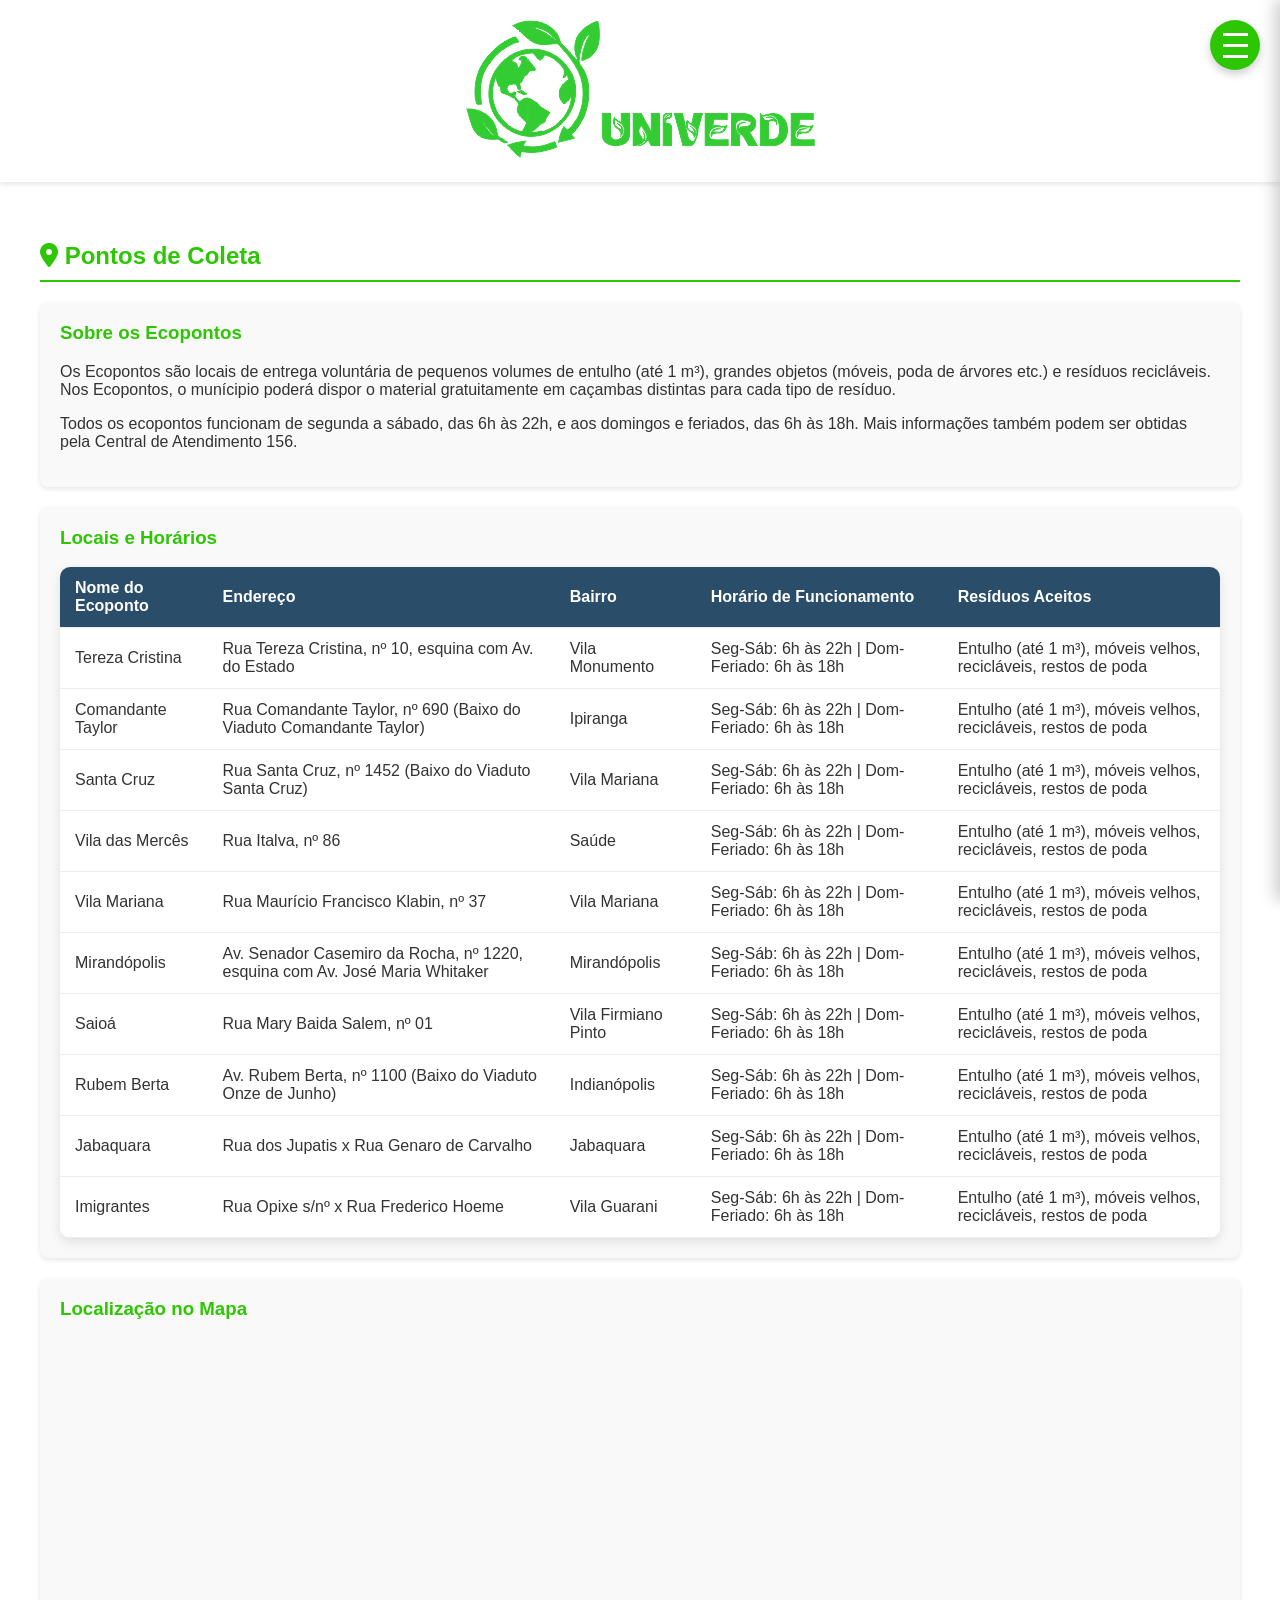
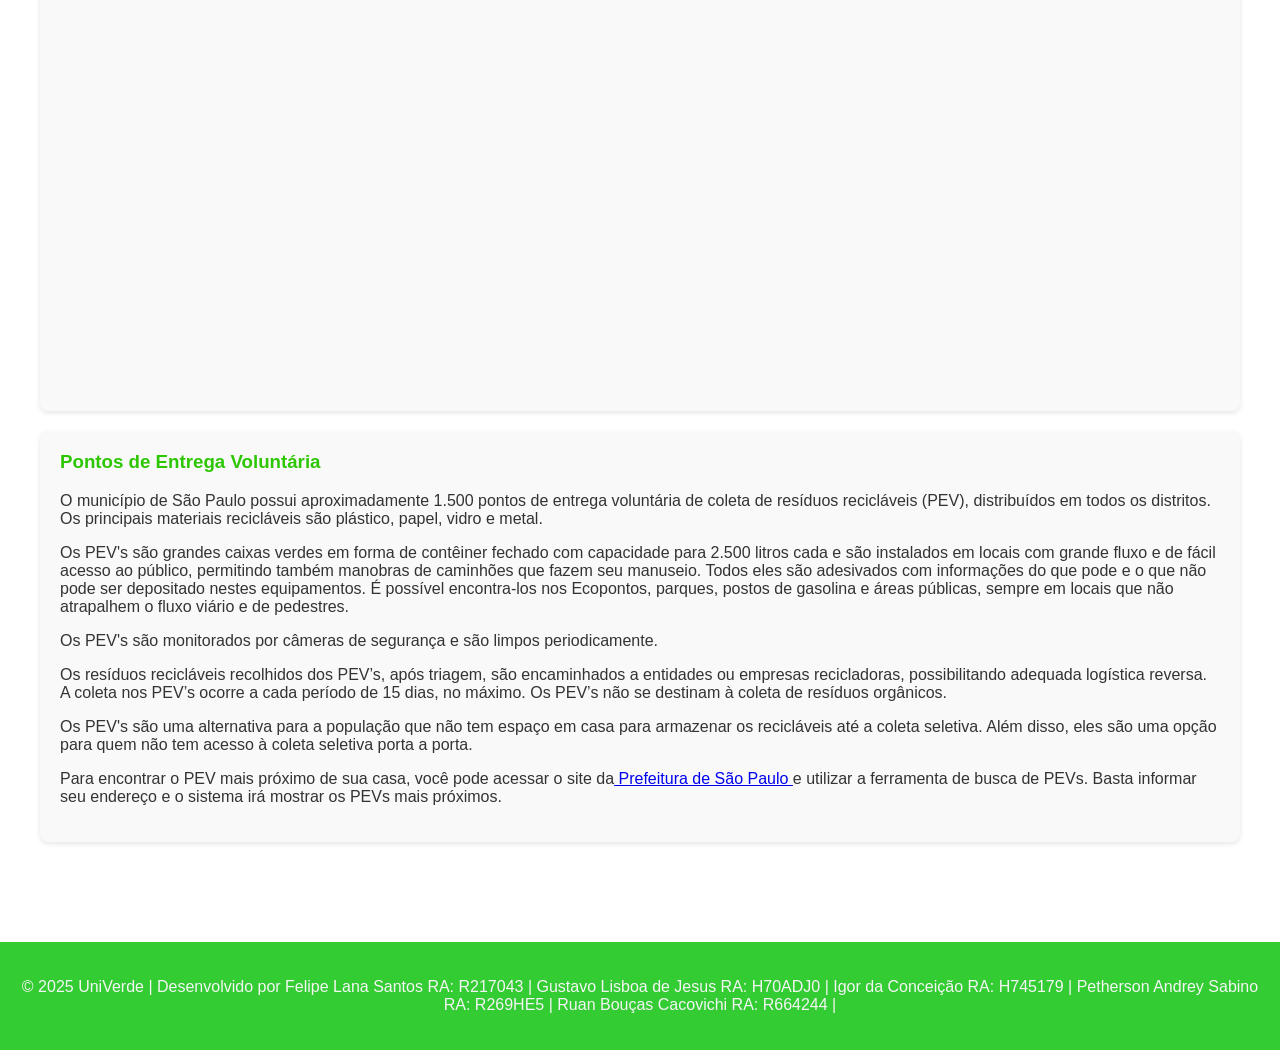
<file: Pontos.html>
<!DOCTYPE html>
<html lang="pt-br">
<head>
    <meta charset="UTF-8">
    <meta name="viewport" content="width=device-width, initial-scale=1.0">
    <title>UniVerde - Pontos de Coleta</title>
    <link rel="stylesheet" href="https://cdnjs.cloudflare.com/ajax/libs/font-awesome/6.0.0/css/all.min.css">
    <style>
        /* Menu Lateral */
        .menu-lateral {
            position: fixed;
            top: 0;
            right: -300px;
            width: 300px;
            height: 100vh;
            overflow-y: auto;
            background: #010208;
            z-index: 1000;
            transition: all 0.4s ease;
            box-shadow: -5px 0 15px rgba(0, 0, 0, 0.2);
        }
        .menu-lateral.aberto { right: 0; }
        .menu-toggle {
            position: fixed;
            top: 20px;
            right: 20px;
            z-index: 1001;
            cursor: pointer;
            background: #2dc603;
            width: 50px;
            height: 50px;
            border-radius: 50%;
            display: flex;
            flex-direction: column;
            justify-content: center;
            align-items: center;
            box-shadow: 0 4px 8px rgba(0,0,0,0.2);
            transition: all 0.3s ease;
        }
        .menu-toggle:hover {
            background: #18ba02;
            transform: scale(1.05);
        }
        .menu-toggle span {
            display: block;
            width: 25px;
            height: 3px;
            background: white;
            margin: 4px 0;
            transition: all 0.3s ease;
        }
        .menu-toggle.aberto span:nth-child(1) {
            transform: rotate(45deg) translate(5px, 5px);
        }
        .menu-toggle.aberto span:nth-child(2) {
            opacity: 0;
        }
        .menu-toggle.aberto span:nth-child(3) {
            transform: rotate(-45deg) translate(5px, -5px);
        }
        .menu-conteudo {
            padding: 80px 20px 20px;
            height: 100%;
        }
        .menu-lista {
            list-style: none;
            padding: 0;
            margin: 0;
        }
        .menu-item {
            margin-bottom: 10px;
        }
        .menu-link {
            display: flex;
            align-items: center;
            padding: 12px 15px;
            color: white;
            text-decoration: none;
            border-radius: 5px;
            transition: all 0.3s ease;
            font-size: 1.1rem;
        }
        .menu-link:hover, .menu-link.ativo {
            background: #2dc603;
            color: white;
            transform: translateX(-5px);
        }
        .menu-link i {
            margin-right: 15px;
            font-size: 1.3rem;
            width: 25px;
            text-align: center;
        }
        .menu-overlay {
            position: fixed;
            top: 0;
            left: 0;
            right: 0;
            bottom: 0;
            background: rgba(0, 0, 0, 0.5);
            z-index: 999;
            opacity: 0;
            pointer-events: none;
            transition: opacity 0.4s ease;
        }
        .menu-overlay.visivel {
            opacity: 1;
            pointer-events: all;
        }
        @media (max-width: 768px) {
            .menu-lateral {
                width: 250px;
                right: -250px;
            }
        }

        /* Estilo da Página */
        body {
            background-color: #fff;
            color: #333;
            font-family: Arial, sans-serif;
            margin: 0;
            padding: 0;
        }
        header {
            background-color: white;
            color: #333;
            padding: 20px;
            text-align: center;
            box-shadow: 0 2px 5px rgba(0,0,0,0.1);
        }
        header h1 {
            margin: 0;
            font-size: 2.5rem;
            color: #2dc603;
        }
        main {
            max-width: 1200px;
            margin: 20px auto;
            padding: 20px;
        }
        section {
            margin-bottom: 40px;
        }
        h2 {
            color: #2dc603;
            border-bottom: 2px solid #2dc603;
            padding-bottom: 10px;
        }
        article {
            background: #f9f9f9;
            border-radius: 8px;
            padding: 20px;
            margin-bottom: 20px;
            box-shadow: 0 2px 5px rgba(0,0,0,0.1);
            transition: all 0.3s ease;
        }
        article:hover {
            transform: translateY(-3px);
            box-shadow: 0 5px 15px rgba(45, 198, 3, 0.3);
        }
        h3 {
            color: #2dc603;
            margin-top: 0;
        }
        a[download] {
            display: inline-block;
            background-color: #2dc603;
            color: white;
            padding: 8px 15px;
            border-radius: 4px;
            text-decoration: none;
            margin-top: 10px;
            transition: all 0.3s ease;
        }
        a[download]:hover {
            background-color: #18ba02;
            transform: translateY(-2px);
        }
        footer {
            background-color: #33CC33;
            color: whitesmoke;
            text-align: center;
            padding: 20px;
            margin-top: 40px;
        }

        .table-container {
            overflow-x: auto;
            background: white;
            border-radius: 10px;
            box-shadow: 0 4px 12px rgba(0, 0, 0, 0.1);
        }
        table {
            width: 100%;
            border-collapse: collapse;
        }
        th, td {
            padding: 12px 15px;
            text-align: left;
            border-bottom: 1px solid #eee;
        }
        th {
            background-color: #2a4d69;
            color: white;
            position: sticky;
            top: 0;
            z-index: 1;
        }
        tr:hover {
            background-color: #f1f1f1;
        }

        .map-box {
            position: relative;
            padding-bottom: 56.25%;
            height: 0;
            overflow: hidden;
        }
        .map-box iframe {
            position: absolute;
            top: 0;
            left: 0;
            width: 100%;
            height: 100%;
            border: 0;
        }
    </style>
</head>
<body>
    <header>
        <img src="UniVerde Logo Páginas.png" alt="Univerde Logo Páginas" class="logo" />
    </header>

    <div class="menu-toggle" id="menuToggle">
        <span></span>
        <span></span>
        <span></span>
    </div>
    <div class="menu-overlay" id="menuOverlay"></div>
    <nav class="menu-lateral" id="menuLateral">
        <div class="menu-conteudo">
            <ul class="menu-lista">
                <li class="menu-item">
                    <a href="index.html" class="menu-link">
                        <i class="fas fa-home"></i> Início
                    </a>
                </li>
                <li class="menu-item">
                    <a href="Videos.html" class="menu-link">
                        <i class="fas fa-video"></i> Vídeos
                    </a>
                </li>
                <li class="menu-item">
                    <a href="Educacao.html" class="menu-link">
                        <i class="fas fa-book"></i> Conteúdos Educativos
                    </a>
                </li>
                <li class="menu-item">
                    <a href="Pontos.html" class="menu-link ativo">
                        <i class="fas fa-map-marker-alt"></i> Pontos de Coleta
                    </a>
                </li>
                <li class="menu-item">
                    <a href="Ongs.html" class="menu-link">
                        <i class="fas fa-hands-helping"></i> ONGs
                    </a>
                </li>
                <li class="menu-item">
                    <a href="Materiais.html" class="menu-link">
                        <i class="fas fa-recycle"></i> Materiais Recicláveis
                    </a>
                </li>
                <li class="menu-item">
                    <a href="residuos-comuns.html" class="menu-link">
                        <i class="fas fa-trash-alt"></i> Resíduos Comuns
                    </a>
                </li>
                <li class="menu-item">
                    <a href="residuos-especiais.html" class="menu-link">
                        <i class="fas fa-biohazard"></i> Resíduos Especiais
                    </a>
                </li>
                <li class="menu-item">
                    <a href="Como Reutilizar Materiais.html" class="menu-link">
                        <i class="fas fa-lightbulb"></i> Como Reutilizar
                    </a>
                </li>
                <li class="menu-item">
                    <a href="Calculadora.html" class="menu-link">
                        <i class="fas fa-calculator"></i> Calculadora
                    </a>
                </li>
                <li class="menu-item">
                    <a href="Noticias.html" class="menu-link">
                        <i class="fas fa-newspaper"></i> Notícias sobre Sustentabilidade
                    </a>
                </li>
                <li class="menu-item">
                    <a href="Perguntas.html" class="menu-link">
                        <i class="fas fa-question-circle"></i> Perguntas Frequentes
                    </a>
                </li>
            </ul>
        </div>
    </nav>

    <main>
        <section>
            <h2><i class="fas fa-map-marker-alt"></i> Pontos de Coleta</h2>

            <article>
                <h3>Sobre os Ecopontos</h3>
                <p>Os Ecopontos são locais de entrega voluntária de pequenos volumes de entulho (até 1 m³), 
                    grandes objetos (móveis, poda de árvores etc.) e resíduos recicláveis. Nos Ecopontos, 
                    o munícipio poderá dispor o material gratuitamente em caçambas distintas para cada tipo de resíduo.</p>
                <p>Todos os ecopontos funcionam de segunda a sábado, das 6h às 22h, e aos domingos e feriados, 
                    das 6h às 18h. Mais informações também podem ser obtidas pela Central de Atendimento 156.</p>
            </article>

            <article>
                <h3>Locais e Horários</h3>
                <div class="table-container">
                    <table>
                        <thead>
                          <tr>
                            <th>Nome do Ecoponto</th>
                            <th>Endereço</th>
                            <th>Bairro</th>
                            <th>Horário de Funcionamento</th>
                            <th>Resíduos Aceitos</th>
                          </tr>
                        </thead>
                        <tbody>
                          <tr>
                            <td>Tereza Cristina</td>
                            <td>Rua Tereza Cristina, nº 10, esquina com Av. do Estado</td>
                            <td>Vila Monumento</td>
                            <td>Seg-Sáb: 6h às 22h | Dom-Feriado: 6h às 18h</td>
                            <td>Entulho (até 1 m³), móveis velhos, recicláveis, restos de poda</td>
                          </tr>
                          <tr>
                              <td>Comandante Taylor</td>
                              <td>Rua Comandante Taylor, nº 690 (Baixo do Viaduto Comandante Taylor)</td>
                              <td>Ipiranga</td>
                              <td>Seg-Sáb: 6h às 22h | Dom-Feriado: 6h às 18h</td>
                              <td>Entulho (até 1 m³), móveis velhos, recicláveis, restos de poda</td>
                            </tr>
                            <tr>
                              <td>Santa Cruz</td>
                              <td>Rua Santa Cruz, nº 1452 (Baixo do Viaduto Santa Cruz)</td>
                              <td>Vila Mariana</td>
                              <td>Seg-Sáb: 6h às 22h | Dom-Feriado: 6h às 18h</td>
                              <td>Entulho (até 1 m³), móveis velhos, recicláveis, restos de poda</td>
                            </tr>
                            <tr>
                              <td>Vila das Mercês</td>
                              <td>Rua Italva, nº 86</td>
                              <td>Saúde</td>
                              <td>Seg-Sáb: 6h às 22h | Dom-Feriado: 6h às 18h</td>
                              <td>Entulho (até 1 m³), móveis velhos, recicláveis, restos de poda</td>
                            </tr>
                            <tr>
                              <td>Vila Mariana</td>
                              <td>Rua Maurício Francisco Klabin, nº 37</td>
                              <td>Vila Mariana</td>
                              <td>Seg-Sáb: 6h às 22h | Dom-Feriado: 6h às 18h</td>
                              <td>Entulho (até 1 m³), móveis velhos, recicláveis, restos de poda</td>
                            </tr>
                            <tr>
                              <td>Mirandópolis</td>
                              <td>Av. Senador Casemiro da Rocha, nº 1220, esquina com Av. José Maria Whitaker</td>
                              <td>Mirandópolis</td>
                              <td>Seg-Sáb: 6h às 22h | Dom-Feriado: 6h às 18h</td>
                              <td>Entulho (até 1 m³), móveis velhos, recicláveis, restos de poda</td>
                            </tr>
                            <tr>
                              <td>Saioá</td>
                              <td>Rua Mary Baida Salem, nº 01</td>
                              <td>Vila Firmiano Pinto</td>
                              <td>Seg-Sáb: 6h às 22h | Dom-Feriado: 6h às 18h</td>
                              <td>Entulho (até 1 m³), móveis velhos, recicláveis, restos de poda</td>
                            </tr>
                            <tr>
                              <td>Rubem Berta</td>
                              <td>Av. Rubem Berta, nº 1100 (Baixo do Viaduto Onze de Junho)</td>
                              <td>Indianópolis</td>
                              <td>Seg-Sáb: 6h às 22h | Dom-Feriado: 6h às 18h</td>
                              <td>Entulho (até 1 m³), móveis velhos, recicláveis, restos de poda</td>
                            </tr>
                            <tr>
                              <td>Jabaquara</td>
                              <td>Rua dos Jupatis x Rua Genaro de Carvalho</td>
                              <td>Jabaquara</td>
                              <td>Seg-Sáb: 6h às 22h | Dom-Feriado: 6h às 18h</td>
                              <td>Entulho (até 1 m³), móveis velhos, recicláveis, restos de poda</td>
                            </tr>
                            <tr>
                              <td>Imigrantes</td>
                              <td>Rua Opixe s/nº x Rua Frederico Hoeme</td>
                              <td>Vila Guarani</td>
                              <td>Seg-Sáb: 6h às 22h | Dom-Feriado: 6h às 18h</td>
                              <td>Entulho (até 1 m³), móveis velhos, recicláveis, restos de poda</td>
                            </tr>
                          
                        </tbody>
                      </table>
                </div>
            </article>

            <article>
                <h3>Localização no Mapa</h3>
                <div class="map-box">
                    <iframe src="https://www.google.com/maps/d/u/0/embed?mid=1iNZnFfTawpuyDqXb_s1uK3-Q1eBVuyw&ehbc=2E312F"></iframe>
                </div>
            </article>

            <article>
                <h3>Pontos de Entrega Voluntária</h3>
                <p>O município de São Paulo possui aproximadamente 1.500 pontos de entrega voluntária
                    de coleta de resíduos recicláveis (PEV), distribuídos em todos os distritos.
                    Os principais materiais recicláveis são plástico, papel, vidro e metal.</p>
                <p>Os PEV's são grandes caixas verdes em forma de contêiner fechado com capacidade
                     para 2.500 litros cada e são instalados em locais com grande fluxo 
                     e de fácil acesso ao público, permitindo também manobras de caminhões que
                     fazem seu manuseio. Todos eles são adesivados com informações do que pode 
                     e o que não pode ser depositado nestes equipamentos. É possível encontra-los 
                     nos Ecopontos, parques, postos de gasolina e áreas públicas, sempre em locais 
                     que não atrapalhem o fluxo viário e de pedestres.</p>
                <p>Os PEV's são monitorados por câmeras de segurança e são limpos periodicamente.</p>
                <p> Os resíduos recicláveis recolhidos dos PEV’s, após triagem, são encaminhados
                     a entidades ou empresas recicladoras, possibilitando adequada logística reversa. 
                     A coleta nos PEV’s ocorre a cada período de 15 dias, no máximo. Os PEV’s 
                     não se destinam à coleta de resíduos orgânicos.</p>
                <p>Os PEV's são uma alternativa para a população que não tem espaço em casa para
                     armazenar os recicláveis até a coleta seletiva. Além disso, eles são uma 
                     opção para quem não tem acesso à coleta seletiva porta a porta.</p>
                <p>Para encontrar o PEV mais próximo de sua casa, você pode acessar o site da<a href="https://capital.sp.gov.br/web/secretaria_executiva_de_limpeza_urbana/w/350659" target="_blank" rel="noopener noreferrer" aria-label="Abrir o site em uma nova aba">
                    Prefeitura de São Paulo
                </a> e utilizar a ferramenta de busca de PEVs. Basta 
                     informar seu endereço e o sistema irá mostrar os PEVs mais próximos.</p>
            </article>
        </section>
    </main>

    <footer>
        <p>© 2025 UniVerde | Desenvolvido por Felipe Lana Santos RA: R217043 | Gustavo Lisboa de Jesus RA: H70ADJ0 |
            Igor da Conceição RA: H745179 | Petherson Andrey Sabino RA: R269HE5 | Ruan Bouças Cacovichi RA: R664244 |
        </p>
    </footer>

    <script>
        const menuToggle = document.getElementById("menuToggle");
        const menuLateral = document.getElementById("menuLateral");
        const menuOverlay = document.getElementById("menuOverlay");

        menuToggle.addEventListener("click", () => {
            menuLateral.classList.toggle("aberto");
            menuToggle.classList.toggle("aberto");
            menuOverlay.classList.toggle("visivel");
        });

        menuOverlay.addEventListener("click", () => {
            menuLateral.classList.remove("aberto");
            menuToggle.classList.remove("aberto");
            menuOverlay.classList.remove("visivel");
        });
    </script>
</body>
</html>
</file>
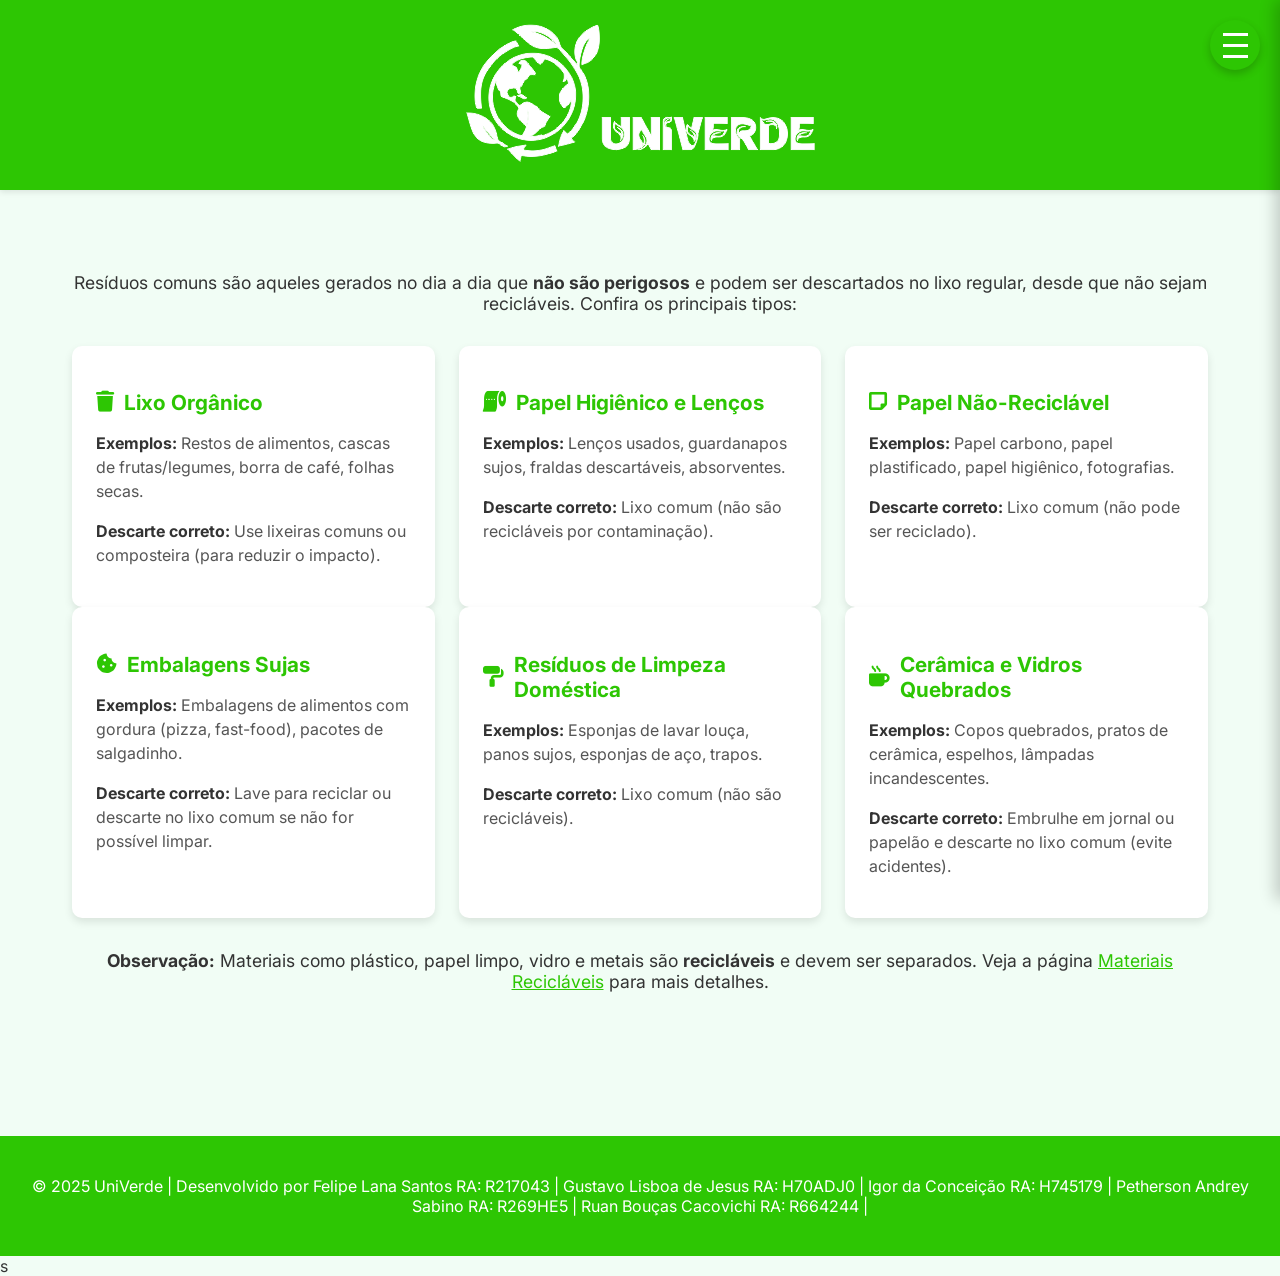
<file: residuos-comuns.html>
<!DOCTYPE html>
<html lang="pt-br">
<head>
  <meta charset="UTF-8" />
  <meta name="viewport" content="width=device-width, initial-scale=1.0"/>
  <title>UniVerde - Resíduos Comuns</title>
  <link href="https://fonts.googleapis.com/css2?family=Inter:wght@400;600&display=swap" rel="stylesheet">
  <link rel="stylesheet" href="https://cdnjs.cloudflare.com/ajax/libs/font-awesome/6.0.0/css/all.min.css">
  <style>
    body {
      font-family: 'Inter', sans-serif;
      background-color: #f1fdf5;
      color: #333;
      margin: 0;
      padding: 0;
    }

    header {
      background-color: #2dc603;
      color: white;
      padding: 1.5rem;
      text-align: center;
      box-shadow: 0 2px 6px rgba(0,0,0,0.1);
    }

    h1 {
      font-size: 2rem;
      margin-bottom: 1rem;
      color: white;
      text-align: center;
    }

    .menu-lateral {
      position: fixed;
      top: 0;
      right: -300px;
      width: 300px;
      height: 100vh;
      overflow-y: auto;
      background: #010208;
      z-index: 1000;
      transition: all 0.4s ease;
      box-shadow: -5px 0 15px rgba(0, 0, 0, 0.2);
    }

    .menu-lateral.aberto {
      right: 0;
    }

    .menu-toggle {
      position: fixed;
      top: 20px;
      right: 20px;
      z-index: 1001;
      cursor: pointer;
      background: #2dc603;
      width: 50px;
      height: 50px;
      border-radius: 50%;
      display: flex;
      flex-direction: column;
      justify-content: center;
      align-items: center;
      box-shadow: 0 4px 8px rgba(0,0,0,0.2);
      transition: all 0.3s ease;
    }

    .menu-toggle:hover {
      background: #18ba02;
      transform: scale(1.05);
    }

    .menu-toggle span {
      display: block;
      width: 25px;
      height: 3px;
      background: white;
      margin: 4px 0;
      transition: all 0.3s ease;
    }

    .menu-toggle.aberto span:nth-child(1) {
      transform: rotate(45deg) translate(5px, 5px);
    }

    .menu-toggle.aberto span:nth-child(2) {
      opacity: 0;
    }

    .menu-toggle.aberto span:nth-child(3) {
      transform: rotate(-45deg) translate(5px, -5px);
    }

    .menu-conteudo {
      padding: 80px 20px 20px;
      height: 100%;
    }

    .menu-lista {
      list-style: none;
      padding: 0;
      margin: 0;
    }

    .menu-item {
      margin-bottom: 10px;
    }

    .menu-link {
      display: flex;
      align-items: center;
      padding: 12px 15px;
      color: white;
      text-decoration: none;
      border-radius: 5px;
      transition: all 0.3s ease;
      font-size: 1.1rem;
    }

    .menu-link:hover, .menu-link.ativo {
      background: #2dc603;
      color: white;
      transform: translateX(-5px);
    }

    .menu-link i {
      margin-right: 15px;
      font-size: 1.3rem;
      width: 25px;
      text-align: center;
    }

    .menu-overlay {
      position: fixed;
      top: 0;
      left: 0;
      right: 0;
      bottom: 0;
      background: rgba(0, 0, 0, 0.5);
      z-index: 999;
      opacity: 0;
      pointer-events: none;
      transition: opacity 0.4s ease;
    }

    .menu-overlay.visivel {
      opacity: 1;
      pointer-events: all;
    }

    @media (max-width: 768px) {
      .menu-lateral {
        width: 250px;
        right: -250px;
      }
    }

    main {
      padding: 2rem;
      max-width: 1200px;
      margin: 0 auto;
    }

    .descricao {
      text-align: center;
      margin-bottom: 2rem;
      font-size: 1.1rem;
    }

    .cards-grid {
      display: grid;
      grid-template-columns: repeat(auto-fit, minmax(280px, 1fr));
      gap: 1.5rem;
    }

    .card {
      background-color: #ffffff;
      border-radius: 10px;
      box-shadow: 0 4px 8px rgba(0,0,0,0.1);
      padding: 1.5rem;
      transition: all 0.3s ease;
    }

    .card:hover {
      transform: translateY(-5px);
      box-shadow: 0 6px 12px rgba(0,0,0,0.15);
    }

    .card h3 {
      font-size: 1.3rem;
      color: #2dc603;
      margin-bottom: 0.8rem;
      display: flex;
      align-items: center;
      gap: 10px;
    }

    .card p {
      font-size: 1rem;
      color: #555;
      line-height: 1.5;
    }

    .card p strong {
      color: #333;
    }

    footer {
      background-color: #2dc603;
      color: white;
      text-align: center;
      padding: 1.5rem;
      margin-top: 3rem;
    }
  </style>
</head>
<body>

  <header>
    <img src="UniVerde Logo PáginasB.png" alt="Univerde Logo PáginasB" class="logo" />
  </header>

  <!-- Botão do Menu -->
  <div class="menu-toggle" id="menuToggle">
    <span></span>
    <span></span>
    <span></span>
  </div>

  <!-- Overlay -->
  <div class="menu-overlay" id="menuOverlay"></div>

  <!-- Menu Lateral -->
  <nav class="menu-lateral" id="menuLateral">
    <div class="menu-conteudo">
      <ul class="menu-lista">
        <li class="menu-item">
          <a href="index.html" class="menu-link">
              <i class="fas fa-home"></i> Início
          </a>
      </li>
      <li class="menu-item">
          <a href="Videos.html" class="menu-link">
              <i class="fas fa-video"></i> Vídeos
          </a>
      </li>
      <li class="menu-item">
          <a href="Educacao.html" class="menu-link">
              <i class="fas fa-book"></i> Conteúdos Educativos
          </a>
      </li>
      <li class="menu-item">
          <a href="Pontos.html" class="menu-link">
              <i class="fas fa-map-marker-alt"></i> Pontos de Coleta
          </a>
      </li>
      <li class="menu-item">
          <a href="Ongs.html" class="menu-link">
              <i class="fas fa-hands-helping"></i> ONGs
          </a>
      </li>
      <li class="menu-item">
          <a href="Materiais.html" class="menu-link">
              <i class="fas fa-recycle"></i> Materiais Recicláveis
          </a>
      </li>
      <li class="menu-item">
          <a href="residuos-comuns.html" class="menu-link">
              <i class="fas fa-trash-alt"></i> Resíduos Comuns
          </a>
      </li>
      <li class="menu-item">
          <a href="residuos-especiais.html" class="menu-link">
              <i class="fas fa-biohazard"></i> Resíduos Especiais
          </a>
      </li>
      <li class="menu-item">
          <a href="Como Reutilizar Materiais.html" class="menu-link">
              <i class="fas fa-lightbulb"></i> Como Reutilizar
          </a>
      </li>
      <li class="menu-item">
          <a href="Calculadora.html" class="menu-link">
              <i class="fas fa-calculator"></i> Calculadora
          </a>
      </li>
      <li class="menu-item">
          <a href="Noticias.html" class="menu-link">
              <i class="fas fa-newspaper"></i> Notícias sobre Sustentabilidade
          </a>
      </li>
      <li class="menu-item">
          <a href="Perguntas.html" class="menu-link">
              <i class="fas fa-question-circle"></i> Perguntas Frequentes
          </a>
      </li>
      </ul>
    </div>
  </nav>

  <main>
    <main>
        <div class="descricao">
          <p>Resíduos comuns são aqueles gerados no dia a dia que <strong>não são perigosos</strong> e podem ser descartados no lixo regular, desde que não sejam recicláveis. Confira os principais tipos:</p>
        </div>
      
        <section class="cards-grid">
          <!-- Resíduos não-recicláveis (comuns) -->
          <div class="card">
            <h3><i class="fas fa-trash"></i> Lixo Orgânico</h3>
            <p><strong>Exemplos:</strong> Restos de alimentos, cascas de frutas/legumes, borra de café, folhas secas.</p>
            <p><strong>Descarte correto:</strong> Use lixeiras comuns ou composteira (para reduzir o impacto).</p>
          </div>
          <div class="card">
            <h3><i class="fas fa-toilet-paper"></i> Papel Higiênico e Lenços</h3>
            <p><strong>Exemplos:</strong> Lenços usados, guardanapos sujos, fraldas descartáveis, absorventes.</p>
            <p><strong>Descarte correto:</strong> Lixo comum (não são recicláveis por contaminação).</p>
          </div>
          <div class="card">
            <h3><i class="fas fa-sticky-note"></i> Papel Não-Reciclável</h3>
            <p><strong>Exemplos:</strong> Papel carbono, papel plastificado, papel higiênico, fotografias.</p>
            <p><strong>Descarte correto:</strong> Lixo comum (não pode ser reciclado).</p>
          </div>
        </section>
      
        <section class="cards-grid">
          <div class="card">
            <h3><i class="fas fa-cookie-bite"></i> Embalagens Sujas</h3>
            <p><strong>Exemplos:</strong> Embalagens de alimentos com gordura (pizza, fast-food), pacotes de salgadinho.</p>
            <p><strong>Descarte correto:</strong> Lave para reciclar ou descarte no lixo comum se não for possível limpar.</p>
          </div>
          <div class="card">
            <h3><i class="fas fa-paint-roller"></i> Resíduos de Limpeza Doméstica</h3>
            <p><strong>Exemplos:</strong> Esponjas de lavar louça, panos sujos, esponjas de aço, trapos.</p>
            <p><strong>Descarte correto:</strong> Lixo comum (não são recicláveis).</p>
          </div>
          <div class="card">
            <h3><i class="fas fa-mug-hot"></i> Cerâmica e Vidros Quebrados</h3>
            <p><strong>Exemplos:</strong> Copos quebrados, pratos de cerâmica, espelhos, lâmpadas incandescentes.</p>
            <p><strong>Descarte correto:</strong> Embrulhe em jornal ou papelão e descarte no lixo comum (evite acidentes).</p>
          </div>
        </section>
      
        <div class="descricao" style="margin-top: 2rem;">
          <p><strong>Observação:</strong> Materiais como plástico, papel limpo, vidro e metais são <strong>recicláveis</strong> e devem ser separados. Veja a página <a href="Materiais.html" style="color: #2dc603;">Materiais Recicláveis</a> para mais detalhes.</p>
        </div>
      </main>

  </main>

  <footer>
        <p>© 2025 UniVerde | Desenvolvido por Felipe Lana Santos RA: R217043 | Gustavo Lisboa de Jesus RA: H70ADJ0 |
            Igor da Conceição RA: H745179 | Petherson Andrey Sabino RA: R269HE5 | Ruan Bouças Cacovichi RA: R664244 |
        </p>
  </footer>

  <script>
    const menuToggle = document.getElementById('menuToggle');
    const menuOverlay = document.getElementById('menuOverlay');
    const menuLateral = document.getElementById('menuLateral');
    const menuLinks = document.querySelectorAll('.menu-link');

    menuToggle.addEventListener('click', () => {
      menuToggle.classList.toggle('aberto');
      menuLateral.classList.toggle('aberto');
      menuOverlay.classList.toggle('visivel');
    });

    menuOverlay.addEventListener('click', () => {
      menuToggle.classList.remove('aberto');
      menuLateral.classList.remove('aberto');
      menuOverlay.classList.remove('visivel');
    });

    menuLinks.forEach(link => {
      link.addEventListener('click', () => {
        menuToggle.classList.remove('aberto');
        menuLateral.classList.remove('aberto');
        menuOverlay.classList.remove('visivel');
      });

      if (link.href === window.location.href || link.href === window.location.origin + window.location.pathname) {
        link.classList.add('ativo');
      }
    });
  </script>
</body>
</html>
s
</file>
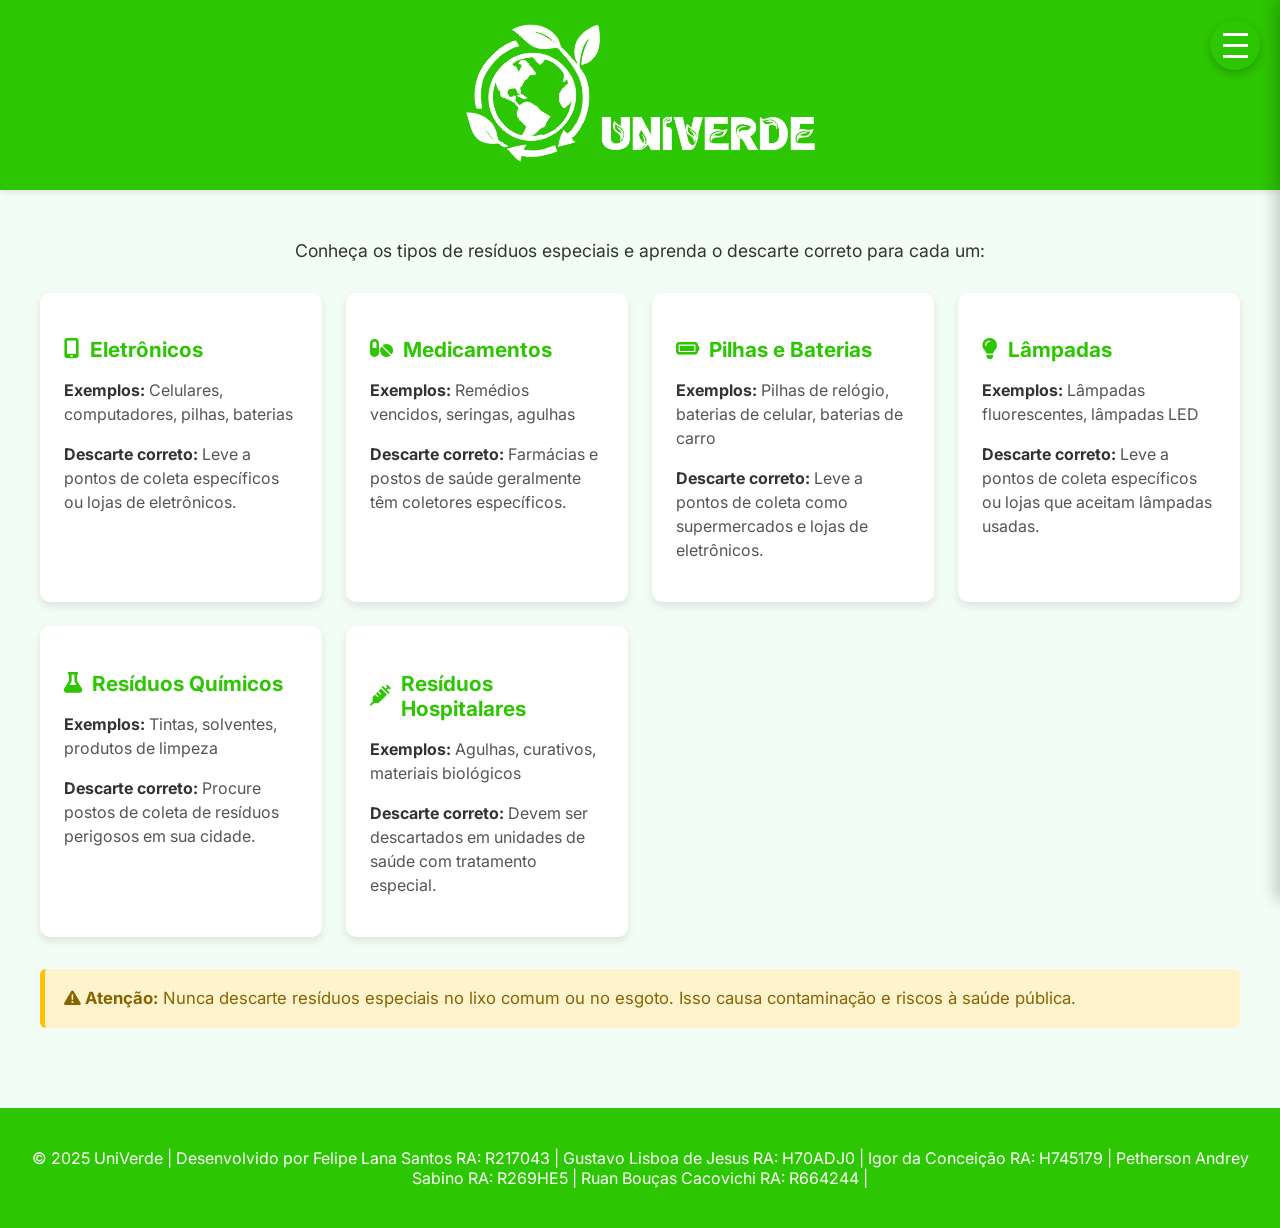
<file: residuos-especiais.html>
<!DOCTYPE html>
<html lang="pt-br">
<head>
  <meta charset="UTF-8" />
  <meta name="viewport" content="width=device-width, initial-scale=1.0"/>
  <title>UniVerde - Resíduos Especiais</title>
  <link href="https://fonts.googleapis.com/css2?family=Inter:wght@400;600&display=swap" rel="stylesheet">
  <link rel="stylesheet" href="https://cdnjs.cloudflare.com/ajax/libs/font-awesome/6.0.0/css/all.min.css">
  <style>
    body {
      font-family: 'Inter', sans-serif;
      background-color: #f1fdf5;
      color: #333;
      margin: 0;
      padding: 0;
    }

    header {
      background-color: #2dc603;
      color: white;
      padding: 1.5rem;
      text-align: center;
      box-shadow: 0 2px 6px rgba(0,0,0,0.1);
    }

    h1 {
      font-size: 2rem;
      margin-bottom: 1rem;
      color: white;
      text-align: center;
    }

    .menu-lateral {
      position: fixed;
      top: 0;
      right: -300px;
      width: 300px;
      height: 100vh;
      overflow-y: auto;
      background: #010208;
      z-index: 1000;
      transition: all 0.4s ease;
      box-shadow: -5px 0 15px rgba(0, 0, 0, 0.2);
    }

    .menu-lateral.aberto {
      right: 0;
    }

    .menu-toggle {
      position: fixed;
      top: 20px;
      right: 20px;
      z-index: 1001;
      cursor: pointer;
      background: #2dc603;
      width: 50px;
      height: 50px;
      border-radius: 50%;
      display: flex;
      flex-direction: column;
      justify-content: center;
      align-items: center;
      box-shadow: 0 4px 8px rgba(0,0,0,0.2);
      transition: all 0.3s ease;
    }

    .menu-toggle:hover {
      background: #18ba02;
      transform: scale(1.05);
    }

    .menu-toggle span {
      display: block;
      width: 25px;
      height: 3px;
      background: white;
      margin: 4px 0;
      transition: all 0.3s ease;
    }

    .menu-toggle.aberto span:nth-child(1) {
      transform: rotate(45deg) translate(5px, 5px);
    }

    .menu-toggle.aberto span:nth-child(2) {
      opacity: 0;
    }

    .menu-toggle.aberto span:nth-child(3) {
      transform: rotate(-45deg) translate(5px, -5px);
    }

    .menu-conteudo {
      padding: 80px 20px 20px;
      height: 100%;
    }

    .menu-lista {
      list-style: none;
      padding: 0;
      margin: 0;
    }

    .menu-item {
      margin-bottom: 10px;
    }

    .menu-link {
      display: flex;
      align-items: center;
      padding: 12px 15px;
      color: white;
      text-decoration: none;
      border-radius: 5px;
      transition: all 0.3s ease;
      font-size: 1.1rem;
    }

    .menu-link:hover, .menu-link.ativo {
      background: #2dc603;
      color: white;
      transform: translateX(-5px);
    }

    .menu-link i {
      margin-right: 15px;
      font-size: 1.3rem;
      width: 25px;
      text-align: center;
    }

    .menu-overlay {
      position: fixed;
      top: 0;
      left: 0;
      right: 0;
      bottom: 0;
      background: rgba(0, 0, 0, 0.5);
      z-index: 999;
      opacity: 0;
      pointer-events: none;
      transition: opacity 0.4s ease;
    }

    .menu-overlay.visivel {
      opacity: 1;
      pointer-events: all;
    }

    @media (max-width: 768px) {
      .menu-lateral {
        width: 250px;
        right: -250px;
      }
    }

    main {
      padding: 2rem;
      max-width: 1200px;
      margin: 0 auto;
    }

    .descricao {
      text-align: center;
      margin-bottom: 2rem;
      font-size: 1.1rem;
    }

    .cards-grid {
      display: grid;
      grid-template-columns: repeat(auto-fit, minmax(280px, 1fr));
      gap: 1.5rem;
    }

    .card {
      background-color: #ffffff;
      border-radius: 10px;
      box-shadow: 0 4px 8px rgba(0,0,0,0.1);
      padding: 1.5rem;
      transition: all 0.3s ease;
    }

    .card:hover {
      transform: translateY(-5px);
      box-shadow: 0 6px 12px rgba(0,0,0,0.15);
    }

    .card h3 {
      font-size: 1.3rem;
      color: #2dc603;
      margin-bottom: 0.8rem;
      display: flex;
      align-items: center;
      gap: 10px;
    }

    .card p {
      font-size: 1rem;
      color: #555;
      line-height: 1.5;
    }

    .card p strong {
      color: #333;
    }

    .alerta {
      background-color: #fff3cd;
      color: #856404;
      padding: 1.2rem;
      border-left: 5px solid #ffc107;
      border-radius: 6px;
      margin-top: 2rem;
      font-size: 1.05rem;
    }

    footer {
      background-color: #2dc603;
      color: white;
      text-align: center;
      padding: 1.5rem;
      margin-top: 3rem;
    }
  </style>
</head>
<body>

  <header>
    <img src="UniVerde Logo PáginasB.png" alt="Univerde Logo PáginasB" class="logo" />
  </header>

  <!-- Botão do Menu -->
  <div class="menu-toggle" id="menuToggle">
    <span></span>
    <span></span>
    <span></span>
  </div>

  <!-- Overlay -->
  <div class="menu-overlay" id="menuOverlay"></div>

  <!-- Menu Lateral -->
  <nav class="menu-lateral" id="menuLateral">
    <div class="menu-conteudo">
      <ul class="menu-lista">
        <li class="menu-item">
          <a href="index.html" class="menu-link">
            <i class="fas fa-home"></i> Início
          </a>
        </li>
        <li class="menu-item">
          <a href="Videos.html" class="menu-link">
            <i class="fas fa-video"></i> Vídeos
          </a>
        </li>
        <li class="menu-item">
          <a href="Educacao.html" class="menu-link">
            <i class="fas fa-book"></i> Conteúdos Educativos
          </a>
        </li>
        <li class="menu-item">
          <a href="Pontos.html" class="menu-link">
            <i class="fas fa-map-marker-alt"></i> Pontos de Coleta
          </a>
        </li>
        <li class="menu-item">
          <a href="Ongs.html" class="menu-link">
            <i class="fas fa-hands-helping"></i> ONGs
          </a>
        </li>
        <li class="menu-item">
          <a href="Materiais.html" class="menu-link">
            <i class="fas fa-recycle"></i> Materiais Recicláveis
          </a>
        </li>
        <li class="menu-item">
          <a href="residuos-comuns.html" class="menu-link">
            <i class="fas fa-trash-alt"></i> Resíduos Comuns
          </a>
        </li>
        <li class="menu-item">
          <a href="residuos-especiais.html" class="menu-link">
            <i class="fas fa-biohazard"></i> Resíduos Especiais
          </a>
        </li>
        <li class="menu-item">
          <a href="Como Reutilizar Materiais.html" class="menu-link">
            <i class="fas fa-lightbulb"></i> Como Reutilizar
          </a>
        </li>
        <li class="menu-item">
          <a href="Calculadora.html" class="menu-link">
              <i class="fas fa-calculator"></i> Calculadora
          </a>
      </li>
      <li class="menu-item">
        <a href="Noticias.html" class="menu-link">
            <i class="fas fa-newspaper"></i> Notícias sobre Sustentabilidade
        </a>
    </li>
      <li class="menu-item">
        <a href="Perguntas.html" class="menu-link">
            <i class="fas fa-question-circle"></i> Perguntas Frequentes
        </a>
      </li>
      </ul>
    </div>
  </nav>

  <main>
    <div class="descricao">
      <p>Conheça os tipos de resíduos especiais e aprenda o descarte correto para cada um:</p>
    </div>

    <section class="cards-grid">
      <div class="card">
        <h3><i class="fas fa-mobile-alt"></i> Eletrônicos</h3>
        <p><strong>Exemplos:</strong> Celulares, computadores, pilhas, baterias</p>
        <p><strong>Descarte correto:</strong> Leve a pontos de coleta específicos ou lojas de eletrônicos.</p>
      </div>
      <div class="card">
        <h3><i class="fas fa-pills"></i> Medicamentos</h3>
        <p><strong>Exemplos:</strong> Remédios vencidos, seringas, agulhas</p>
        <p><strong>Descarte correto:</strong> Farmácias e postos de saúde geralmente têm coletores específicos.</p>
      </div>
      <div class="card">
        <h3><i class="fas fa-battery-full"></i> Pilhas e Baterias</h3>
        <p><strong>Exemplos:</strong> Pilhas de relógio, baterias de celular, baterias de carro</p>
        <p><strong>Descarte correto:</strong> Leve a pontos de coleta como supermercados e lojas de eletrônicos.</p>
      </div>
      <div class="card">
        <h3><i class="fas fa-lightbulb"></i> Lâmpadas</h3>
        <p><strong>Exemplos:</strong> Lâmpadas fluorescentes, lâmpadas LED</p>
        <p><strong>Descarte correto:</strong> Leve a pontos de coleta específicos ou lojas que aceitam lâmpadas usadas.</p>
      </div>
      <div class="card">
        <h3><i class="fas fa-flask"></i> Resíduos Químicos</h3>
        <p><strong>Exemplos:</strong> Tintas, solventes, produtos de limpeza</p>
        <p><strong>Descarte correto:</strong> Procure postos de coleta de resíduos perigosos em sua cidade.</p>
      </div>
      <div class="card">
        <h3><i class="fas fa-syringe"></i> Resíduos Hospitalares</h3>
        <p><strong>Exemplos:</strong> Agulhas, curativos, materiais biológicos</p>
        <p><strong>Descarte correto:</strong> Devem ser descartados em unidades de saúde com tratamento especial.</p>
      </div>
    </section>

    <div class="alerta">
      <strong><i class="fas fa-exclamation-triangle"></i> Atenção:</strong> Nunca descarte resíduos especiais no lixo comum ou no esgoto. Isso causa contaminação e riscos à saúde pública.
    </div>
  </main>

  <footer>
        <p>© 2025 UniVerde | Desenvolvido por Felipe Lana Santos RA: R217043 | Gustavo Lisboa de Jesus RA: H70ADJ0 |
            Igor da Conceição RA: H745179 | Petherson Andrey Sabino RA: R269HE5 | Ruan Bouças Cacovichi RA: R664244 |
        </p>
  </footer>

  <script>
    const menuToggle = document.getElementById('menuToggle');
    const menuOverlay = document.getElementById('menuOverlay');
    const menuLateral = document.getElementById('menuLateral');
    const menuLinks = document.querySelectorAll('.menu-link');

    menuToggle.addEventListener('click', () => {
      menuToggle.classList.toggle('aberto');
      menuLateral.classList.toggle('aberto');
      menuOverlay.classList.toggle('visivel');
    });

    menuOverlay.addEventListener('click', () => {
      menuToggle.classList.remove('aberto');
      menuLateral.classList.remove('aberto');
      menuOverlay.classList.remove('visivel');
    });

    menuLinks.forEach(link => {
      link.addEventListener('click', () => {
        menuToggle.classList.remove('aberto');
        menuLateral.classList.remove('aberto');
        menuOverlay.classList.remove('visivel');
      });

      if (link.href === window.location.href || link.href === window.location.origin + window.location.pathname) {
        link.classList.add('ativo');
      }
    });
  </script>
</body>
</html>
</file>
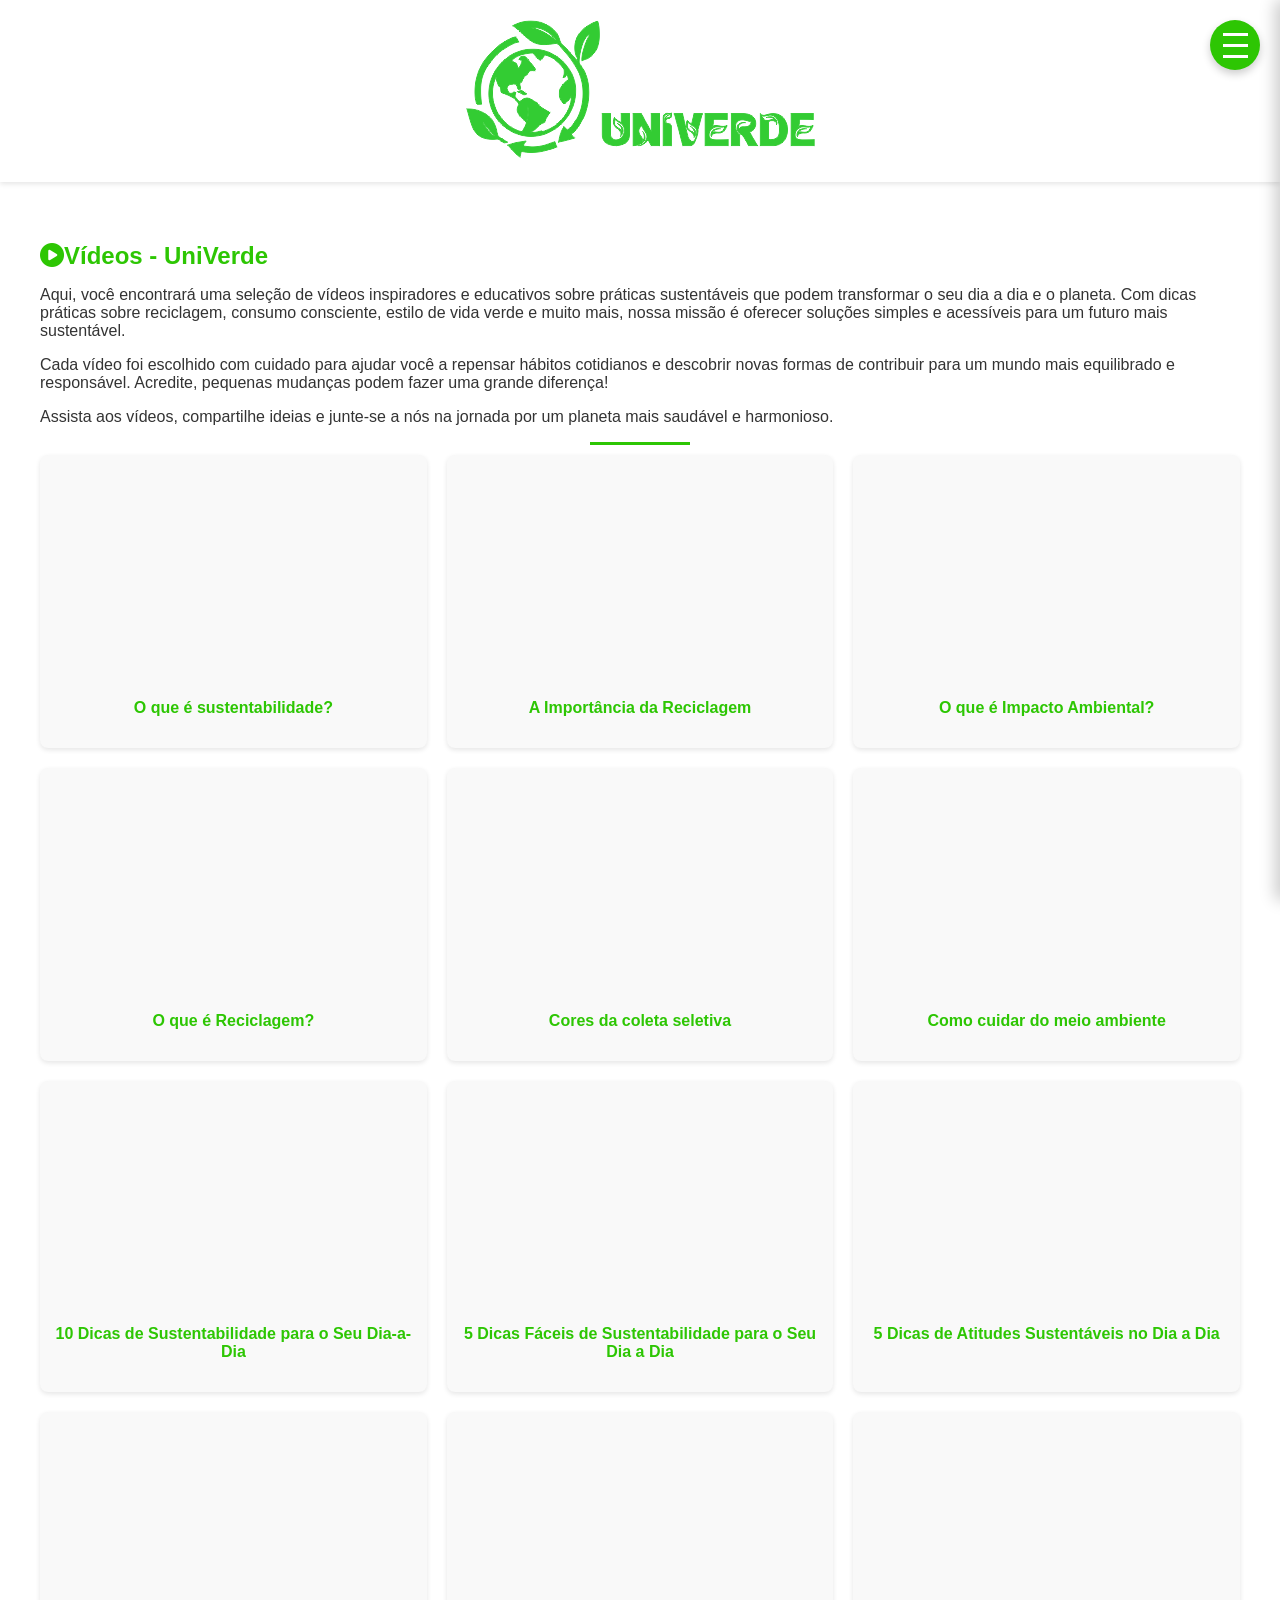
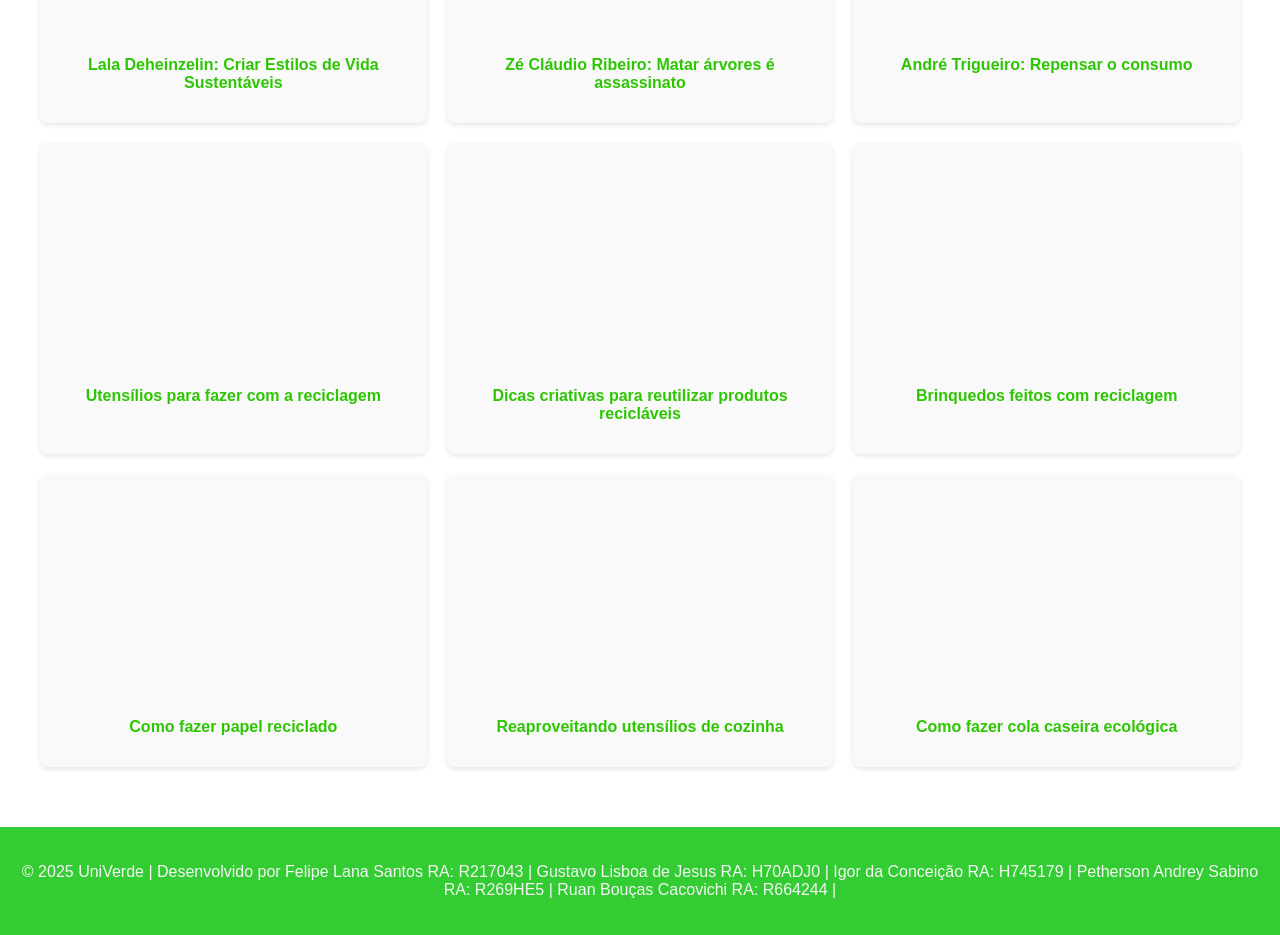
<file: Videos.html>
<!DOCTYPE html>
<html lang="pt-br">
<head>
    <meta charset="UTF-8">
    <meta name="viewport" content="width=device-width, initial-scale=1.0">
    <title>UniVerde - Vídeos</title>
    <style>
        /* Estilos do Menu Lateral (do primeiro código) */
        .menu-lateral {
            position: fixed;
            top: 0;
            right: -300px;
            width: 300px;
            height: 100vh;
            overflow-y: auto;
            background: #010208;
            z-index: 1000;
            transition: all 0.4s ease;
            box-shadow: -5px 0 15px rgba(0, 0, 0, 0.2);
        }

        .menu-lateral.aberto {
            right: 0;
        }

        .menu-toggle {
            position: fixed;
            top: 20px;
            right: 20px;
            z-index: 1001;
            cursor: pointer;
            background: #2dc603;
            width: 50px;
            height: 50px;
            border-radius: 50%;
            display: flex;
            flex-direction: column;
            justify-content: center;
            align-items: center;
            box-shadow: 0 4px 8px rgba(0,0,0,0.2);
            transition: all 0.3s ease;
        }

        .menu-toggle:hover {
            background: #18ba02;
            transform: scale(1.05);
        }

        .menu-toggle span {
            display: block;
            width: 25px;
            height: 3px;
            background: white;
            margin: 4px 0;
            transition: all 0.3s ease;
        }

        .menu-toggle.aberto span:nth-child(1) {
            transform: rotate(45deg) translate(5px, 5px);
        }

        .menu-toggle.aberto span:nth-child(2) {
            opacity: 0;
        }

        .menu-toggle.aberto span:nth-child(3) {
            transform: rotate(-45deg) translate(5px, -5px);
        }

        .menu-conteudo {
            padding: 80px 20px 20px;
            height: 100%;
        }

        .menu-lista {
            list-style: none;
            padding: 0;
            margin: 0;
        }

        .menu-item {
            margin-bottom: 10px;
        }

        .menu-link {
            display: flex;
            align-items: center;
            padding: 12px 15px;
            color: white;
            text-decoration: none;
            border-radius: 5px;
            transition: all 0.3s ease;
            font-size: 1.1rem;
        }

        .menu-link:hover, .menu-link.ativo {
            background: #2dc603;
            color: white;
            transform: translateX(-5px);
        }

        .menu-link i {
            margin-right: 15px;
            font-size: 1.3rem;
            width: 25px;
            text-align: center;
        }

        .menu-overlay {
            position: fixed;
            top: 0;
            left: 0;
            right: 0;
            bottom: 0;
            background: rgba(0, 0, 0, 0.5);
            z-index: 999;
            opacity: 0;
            pointer-events: none;
            transition: opacity 0.4s ease;
        }

        .menu-overlay.visivel {
            opacity: 1;
            pointer-events: all;
        }

        @media (max-width: 768px) {
            .menu-lateral {
                width: 250px;
                right: -250px;
            }
        }

        /* Estilos da Página de Vídeos (ajustado para o tema verde/escuro) */
        body {
            background-color: #fff;
            color: #333;
            font-family: Arial, sans-serif;
            margin: 0;
            padding: 0;
        }

        header {
            background-color: white;
            color: #333;
            padding: 20px;
            text-align: center;
            box-shadow: 0 2px 5px rgba(0,0,0,0.1);
        }

        header h1 {
            margin: 0;
            font-size: 2.5rem;
            color: #2dc603; /* Verde do menu */
        }

        main {
            max-width: 1200px;
            margin: 20px auto;
            padding: 20px;
        }

        .sobre-ongs-header h2 {
            color: #2dc603; /* Verde do menu */
            margin-bottom: 10px;
        }

        .destaque-verde {
            height: 3px;
            background-color: #2dc603; /* Verde do menu */
            width: 100px;
            margin: 10px auto;
        }

        .destaque-texto {
            font-size: 1.1rem;
            line-height: 1.6;
            margin-bottom: 30px;
            color: #555;
        }

        .videos-grid {
            display: grid;
            grid-template-columns: repeat(auto-fit, minmax(300px, 1fr));
            gap: 20px;
        }

        .video-item {
            text-align: center;
            background: #f9f9f9;
            border-radius: 8px;
            padding: 15px;
            box-shadow: 0 2px 5px rgba(0,0,0,0.1);
            transition: all 0.3s ease;
        }

        .video-item:hover {
            transform: translateY(-5px);
            box-shadow: 0 5px 15px rgba(45, 198, 3, 0.3); /* Verde do menu com transparência */
        }

        iframe {
            border-radius: 8px;
            width: 100%;
            height: 215px;
            border: none;
        }

        .video-item p {
            margin-top: 10px;
            color: #2dc603; /* Verde do menu */
            font-weight: bold;
        }

        footer {
            background-color: #33CC33;
            color: whitesmoke;
            text-align: center;
            padding: 20px;
            margin-top: 40px;
        }
    </style>
    <link rel="stylesheet" href="https://cdnjs.cloudflare.com/ajax/libs/font-awesome/6.0.0/css/all.min.css">
</head>
<body>
    <header>
        <img src="UniVerde Logo Páginas.png" alt="Univerde Logo Páginas" class="logo" />
    </header>

    <!-- Menu Lateral (do primeiro código) -->
    <div class="menu-toggle" id="menuToggle">
        <span></span>
        <span></span>
        <span></span>
    </div>

    <div class="menu-overlay" id="menuOverlay"></div>

    <nav class="menu-lateral" id="menuLateral">
        <div class="menu-conteudo">
            <ul class="menu-lista">
                <li class="menu-item">
                    <a href="index.html" class="menu-link">
                        <i class="fas fa-home"></i> Início
                    </a>
                </li>
                <li class="menu-item">
                    <a href="Videos.html" class="menu-link ativo">
                        <i class="fas fa-video"></i> Vídeos
                    </a>
                </li>
                <li class="menu-item">
                    <a href="Educacao.html" class="menu-link">
                        <i class="fas fa-book"></i> Conteúdos Educativos
                    </a>
                </li>
                <li class="menu-item">
                    <a href="Pontos.html" class="menu-link">
                        <i class="fas fa-map-marker-alt"></i> Pontos de Coleta
                    </a>
                </li>
                <li class="menu-item">
                    <a href="Ongs.html" class="menu-link">
                        <i class="fas fa-hands-helping"></i> ONGs
                    </a>
                </li>
                <li class="menu-item">
                    <a href="Materiais.html" class="menu-link">
                        <i class="fas fa-recycle"></i> Materiais Recicláveis
                    </a>
                </li>
                <li class="menu-item">
                    <a href="residuos-comuns.html" class="menu-link">
                        <i class="fas fa-trash-alt"></i> Resíduos Comuns
                    </a>
                </li>
                <li class="menu-item">
                    <a href="residuos-especiais.html" class="menu-link">
                        <i class="fas fa-biohazard"></i> Resíduos Especiais
                    </a>
                </li>
                <li class="menu-item">
                    <a href="Como Reutilizar Materiais.html" class="menu-link">
                        <i class="fas fa-lightbulb"></i> Como Reutilizar
                    </a>
                </li>
                <li class="menu-item">
                    <a href="Calculadora.html" class="menu-link">
                        <i class="fas fa-calculator"></i> Calculadora
                    </a>
                </li>
                                <li class="menu-item">
                    <a href="Noticias.html" class="menu-link">
                        <i class="fas fa-newspaper"></i> Notícias sobre Sustentabilidade
                    </a>
                </li>
                <li class="menu-item">
                    <a href="Perguntas.html" class="menu-link">
                        <i class="fas fa-question-circle"></i> Perguntas Frequentes
                    </a>
                </li>
            </ul>
        </div>
    </nav>

    <main>
        <section class="sobre-ongs">
            <div class="sobre-ongs-header">
                <h2><i class="fas fa-play-circle"></i>Vídeos - UniVerde</h2>
                <p>Aqui, você encontrará uma seleção de vídeos inspiradores e educativos
                     sobre práticas sustentáveis que podem transformar o seu dia a dia 
                     e o planeta. Com dicas práticas sobre reciclagem, consumo consciente, 
                     estilo de vida verde e muito mais, nossa missão é oferecer soluções 
                     simples e acessíveis para um futuro mais sustentável.</p>
                <p>Cada vídeo foi escolhido com cuidado para ajudar você a repensar
                     hábitos cotidianos e descobrir novas formas de contribuir para 
                     um mundo mais equilibrado e responsável. Acredite, pequenas 
                     mudanças podem fazer uma grande diferença!</p>
                <p>Assista aos vídeos, compartilhe ideias e junte-se a nós na jornada
                     por um planeta mais saudável e harmonioso.</p>
                <div class="destaque-verde"></div>
            </div>

            <div class="videos-grid">
                <div class="video-item">
                    <iframe width="100%" height="215" src="https://www.youtube.com/embed/XrCdZy9Mvb0?si=5TemQIfvggU3_nGg" title="O que é sustentabilidade?" frameborder="0" allowfullscreen></iframe>
                    <p>O que é sustentabilidade?</p>
                </div>
                <div class="video-item">
                    <iframe width="100%" height="215" src="https://www.youtube.com/embed/ITur0JNJZos?si=C4yjquik2MMCY_6E" title="A Importância da Reciclagem" frameborder="0" allowfullscreen></iframe>
                    <p>A Importância da Reciclagem</p>
                </div>
                <div class="video-item">
                    <iframe width="100%" height="215" src="https://www.youtube.com/embed/kp8itPVd8VQ?si=F0siHNt2mLCgFCBY" title="O que é Impacto Ambiental?" frameborder="0" allowfullscreen></iframe>
                    <p>O que é Impacto Ambiental?</p>
                </div>
                <div class="video-item">
                    <iframe width="100%" height="215" src="https://www.youtube.com/embed/OQ5jpiKzNqg?si=Pz2NjhJnRIP-io3L" title="O que é Reciclagem?" frameborder="0" allowfullscreen></iframe>
                    <p>O que é Reciclagem?</p>
                </div>
                <div class="video-item">
                    <iframe width="100%" height="215" src="https://www.youtube.com/embed/IfJ1z6ahgzk?si=4zWD0ia0P_ZY7exu" title="Cores da coleta seletiva" frameborder="0" allowfullscreen></iframe>
                    <p>Cores da coleta seletiva</p>
                </div>
                <div class="video-item">
                    <iframe width="100%" height="215" src="https://www.youtube.com/embed/qu_YYw9mEj8?si=h6k9XVPPEfBAGZEs" title="Como cuidar do meio ambiente" frameborder="0" allowfullscreen></iframe>
                    <p>Como cuidar do meio ambiente</p>
                </div>
                <div class="video-item">
                    <iframe width="100%" height="215" src="https://www.youtube.com/embed/QYc-fLJHb3E" title="10 Dicas de Sustentabilidade para o Seu Dia-a-Dia" frameborder="0" allowfullscreen></iframe>
                    <p>10 Dicas de Sustentabilidade para o Seu Dia-a-Dia</p>
                </div>
                <div class="video-item">
                    <iframe width="100%" height="215" src="https://www.youtube.com/embed/2hCMd7U1FOU" title="5 Dicas Fáceis de Sustentabilidade para o Seu Dia a Dia" frameborder="0" allowfullscreen></iframe>
                    <p>5 Dicas Fáceis de Sustentabilidade para o Seu Dia a Dia</p>
                </div>
                <div class="video-item">
                    <iframe width="100%" height="215" src="https://www.youtube.com/embed/8A1iew2i530" title="5 Dicas de Atitudes Sustentáveis no Dia a Dia" frameborder="0" allowfullscreen></iframe>
                    <p>5 Dicas de Atitudes Sustentáveis no Dia a Dia</p>
                </div>
                <div class="video-item">
                    <iframe width="100%" height="215" src="https://www.youtube.com/embed/2z4vnXpO4nk" title="Lala Deheinzelin: Criar Estilos de Vida Sustentáveis" frameborder="0" allowfullscreen></iframe>
                    <p>Lala Deheinzelin: Criar Estilos de Vida Sustentáveis</p>
                </div>
                <div class="video-item">
                    <iframe width="100%" height="215" src="https://www.youtube.com/embed/78ViguhyTwQ" title="Zé Cláudio Ribeiro: Matar árvores é assassinato" frameborder="0" allowfullscreen></iframe>
                    <p>Zé Cláudio Ribeiro: Matar árvores é assassinato</p>
                </div>
                <div class="video-item">
                    <iframe width="100%" height="215" src="https://www.youtube.com/embed/_t223swPVlA" title="André Trigueiro: Repensar o consumo" frameborder="0" allowfullscreen></iframe>
                    <p>André Trigueiro: Repensar o consumo</p>
                </div>                
               <div class="video-item">
                    <iframe width="100%" height="215" src="https://www.youtube.com/embed/fGVk-1NC_pQ" title="Como fazer papel reciclado artesanal" frameborder="0" allowfullscreen></iframe>
                    <p>Utensílios para fazer com a reciclagem</p>
                </div>
                <div class="video-item">
                    <iframe width="100%" height="215" src="https://www.youtube.com/embed/ypBqGWIfOqA" title="Dicas criativas para reutilizar produtos recicláveis" frameborder="0" allowfullscreen></iframe>
                    <p>Dicas criativas para reutilizar produtos recicláveis</p>
                </div>
                <div class="video-item">
                    <iframe width="100%" height="215" src="https://www.youtube.com/embed/gdrMwkFo6Ao" title="Brinquedos com material reciclado" frameborder="0" allowfullscreen></iframe>
                    <p>Brinquedos feitos com reciclagem</p>
                </div>
                <div class="video-item">
                    <iframe width="100%" height="215" src="https://www.youtube.com/embed/RzyGd6NwZks" title="Como fazer papel reciclado" frameborder="0" allowfullscreen></iframe>
                    <p>Como fazer papel reciclado</p>
                </div>
                <div class="video-item">
                    <iframe width="100%" height="215" src="https://www.youtube.com/embed/K_qRnP-r53w" title="Reaproveitando utensílios de cozinha" frameborder="0" allowfullscreen></iframe>
                    <p>Reaproveitando utensílios de cozinha</p>
                </div>
                <div class="video-item">
                    <iframe width="100%" height="215" src="https://www.youtube.com/embed/sbt786OjK_A" title="Como fazer cola caseira" frameborder="0" allowfullscreen></iframe>
                    <p>Como fazer cola caseira ecológica</p>
                </div>
            </div>
        </section>
    </main>

    <footer>
        <p>© 2025 UniVerde | Desenvolvido por Felipe Lana Santos RA: R217043 | Gustavo Lisboa de Jesus RA: H70ADJ0 |
            Igor da Conceição RA: H745179 | Petherson Andrey Sabino RA: R269HE5 | Ruan Bouças Cacovichi RA: R664244 |
        </p>
    </footer>

    <script>
        document.addEventListener('DOMContentLoaded', function() {
            const menuToggle = document.getElementById('menuToggle');
            const menuLateral = document.getElementById('menuLateral');
            const menuOverlay = document.getElementById('menuOverlay');
            
            menuToggle.addEventListener('click', function() {
                this.classList.toggle('aberto');
                menuLateral.classList.toggle('aberto');
                menuOverlay.classList.toggle('visivel');
            });
            
            menuOverlay.addEventListener('click', function() {
                menuToggle.classList.remove('aberto');
                menuLateral.classList.remove('aberto');
                this.classList.remove('visivel');
            });
            
            const menuLinks = document.querySelectorAll('.menu-link');
            menuLinks.forEach(link => {
                link.addEventListener('click', function() {
                    menuToggle.classList.remove('aberto');
                    menuLateral.classList.remove('aberto');
                    menuOverlay.classList.remove('visivel');
                });
            });
            
        });
    </script>
</body>
</html>
</file>
